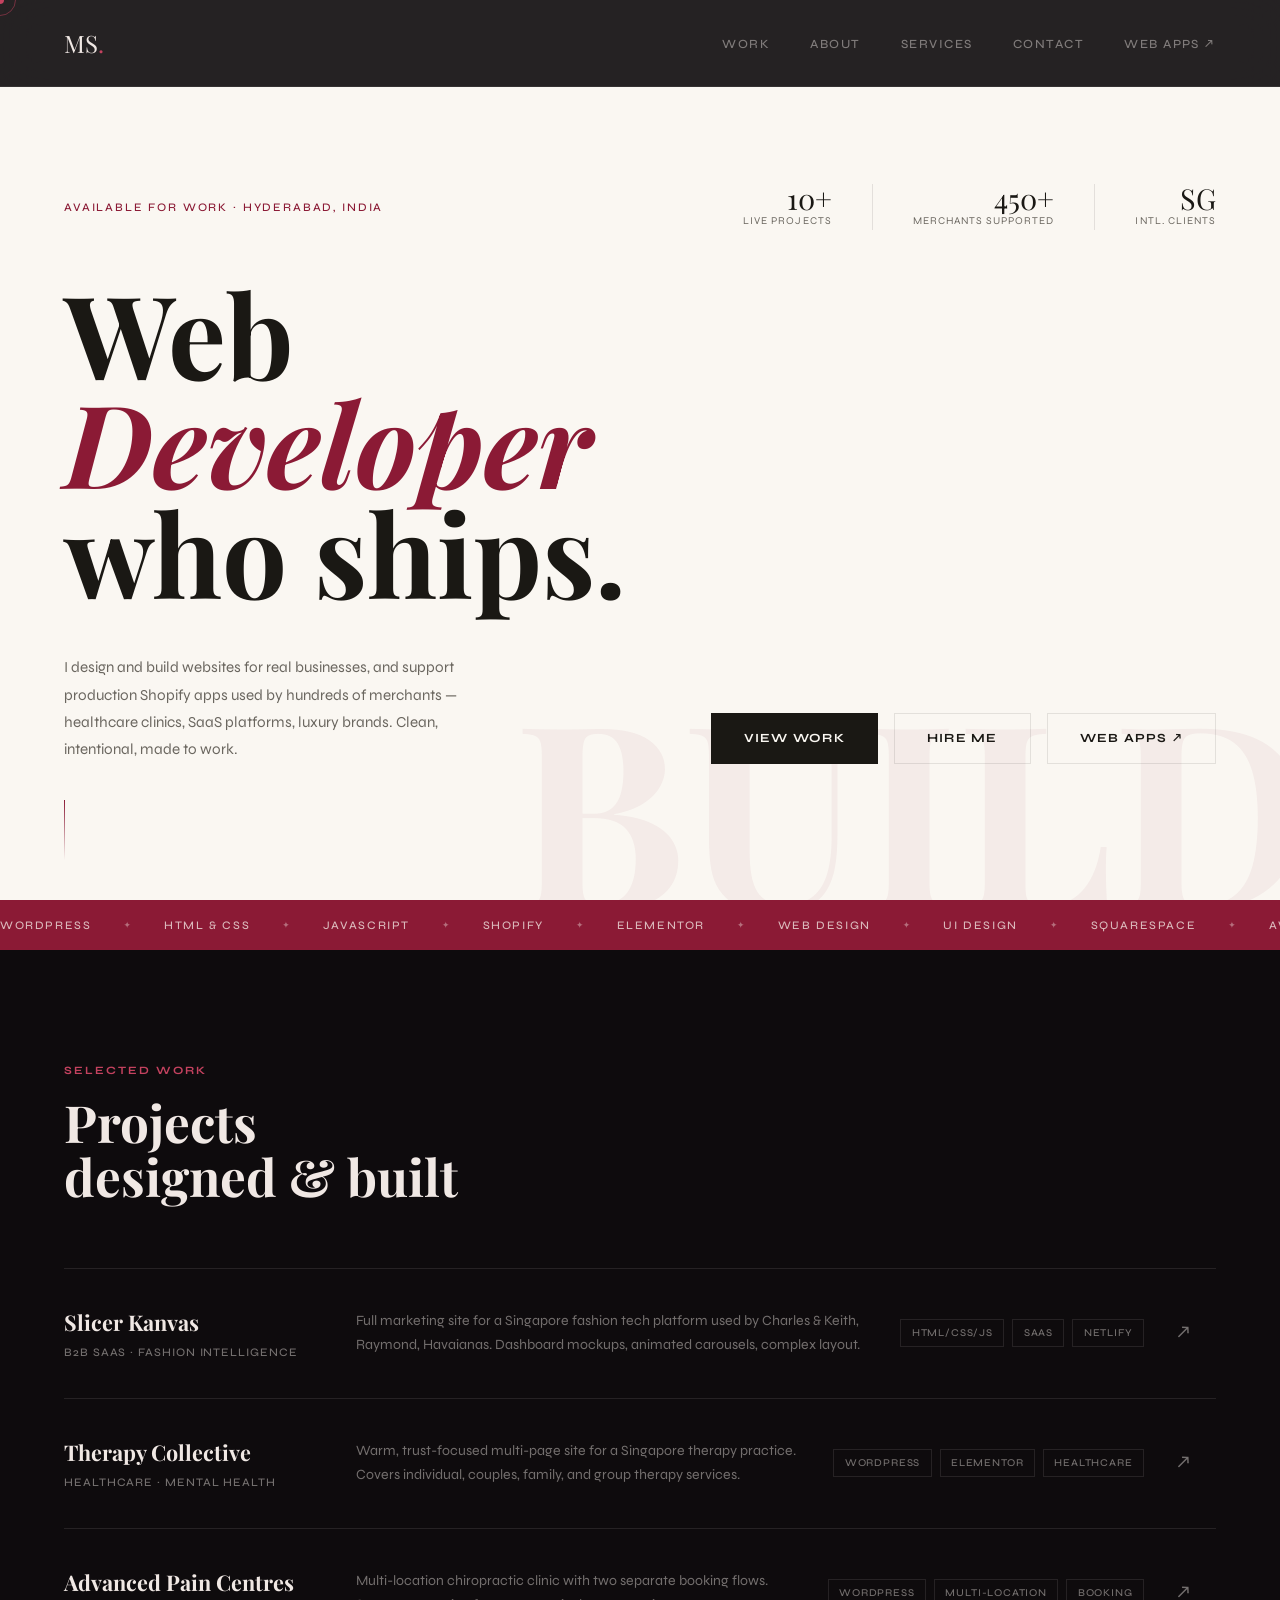
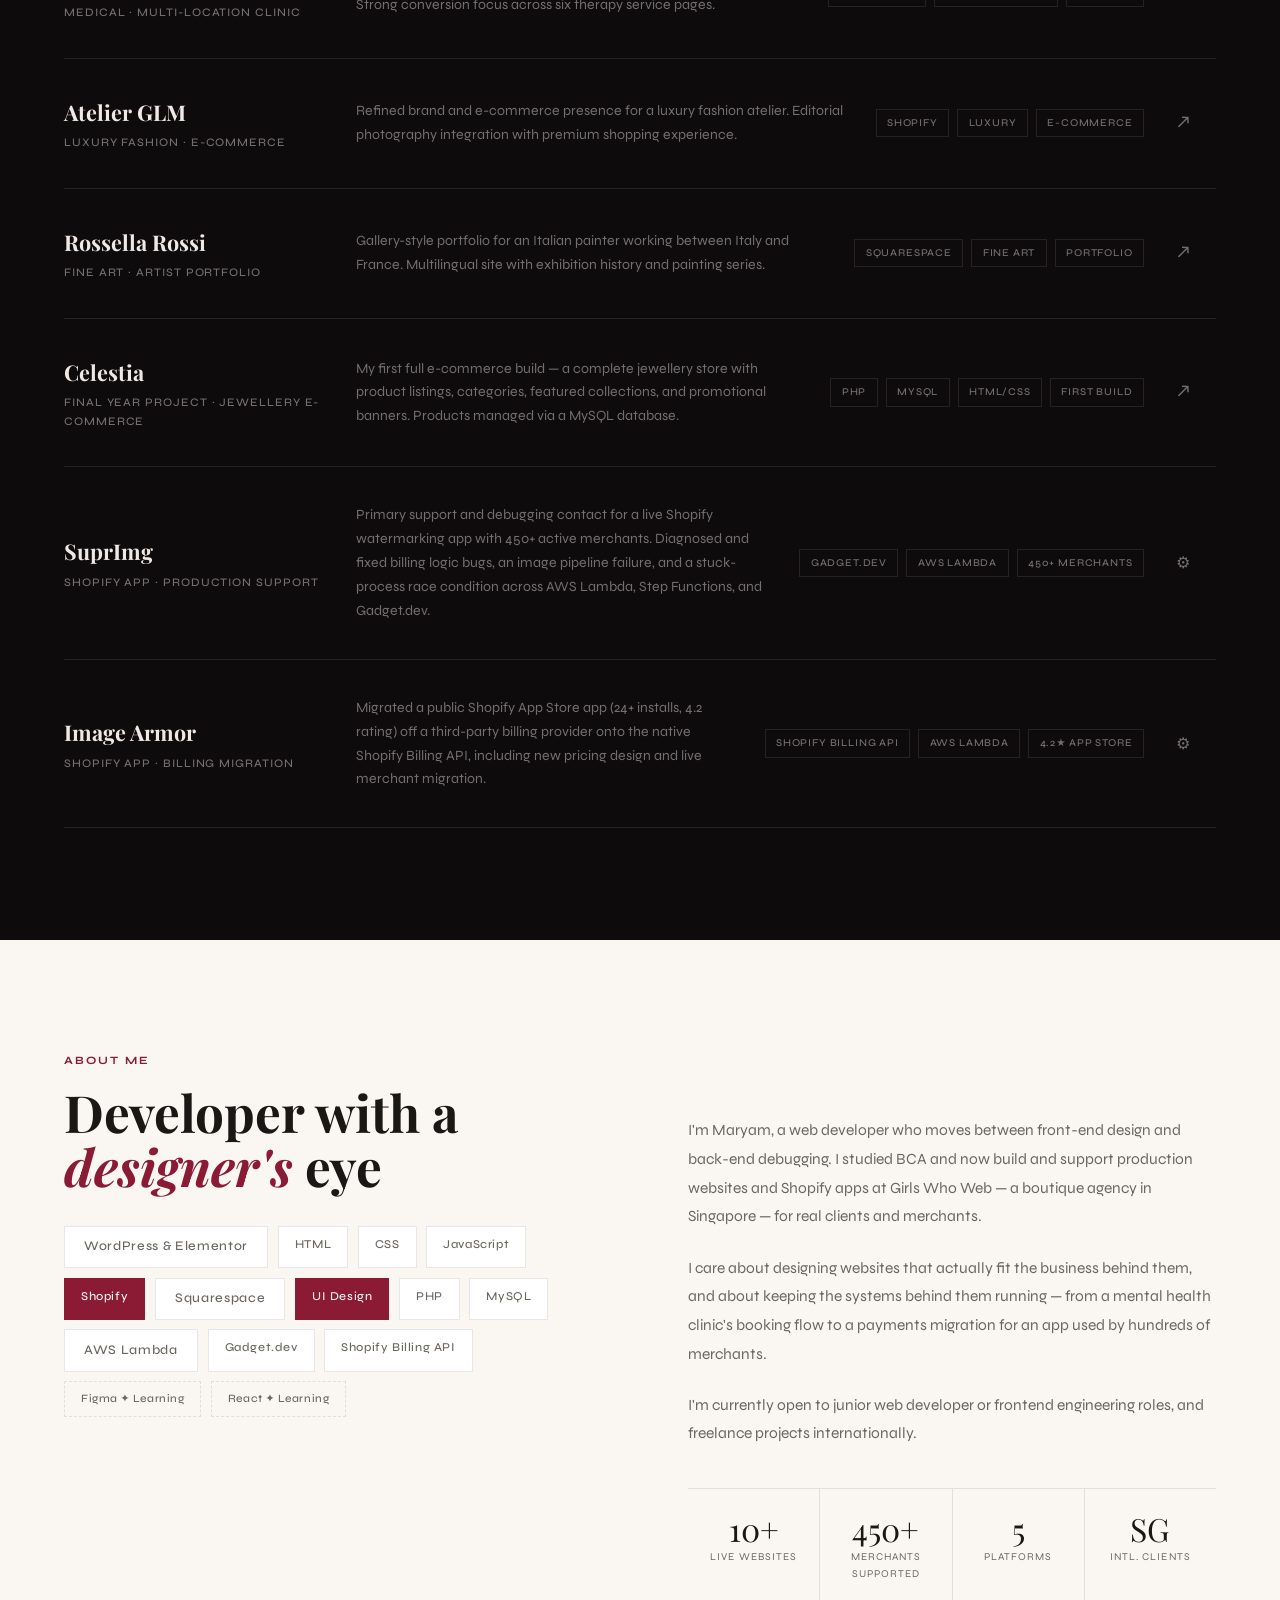
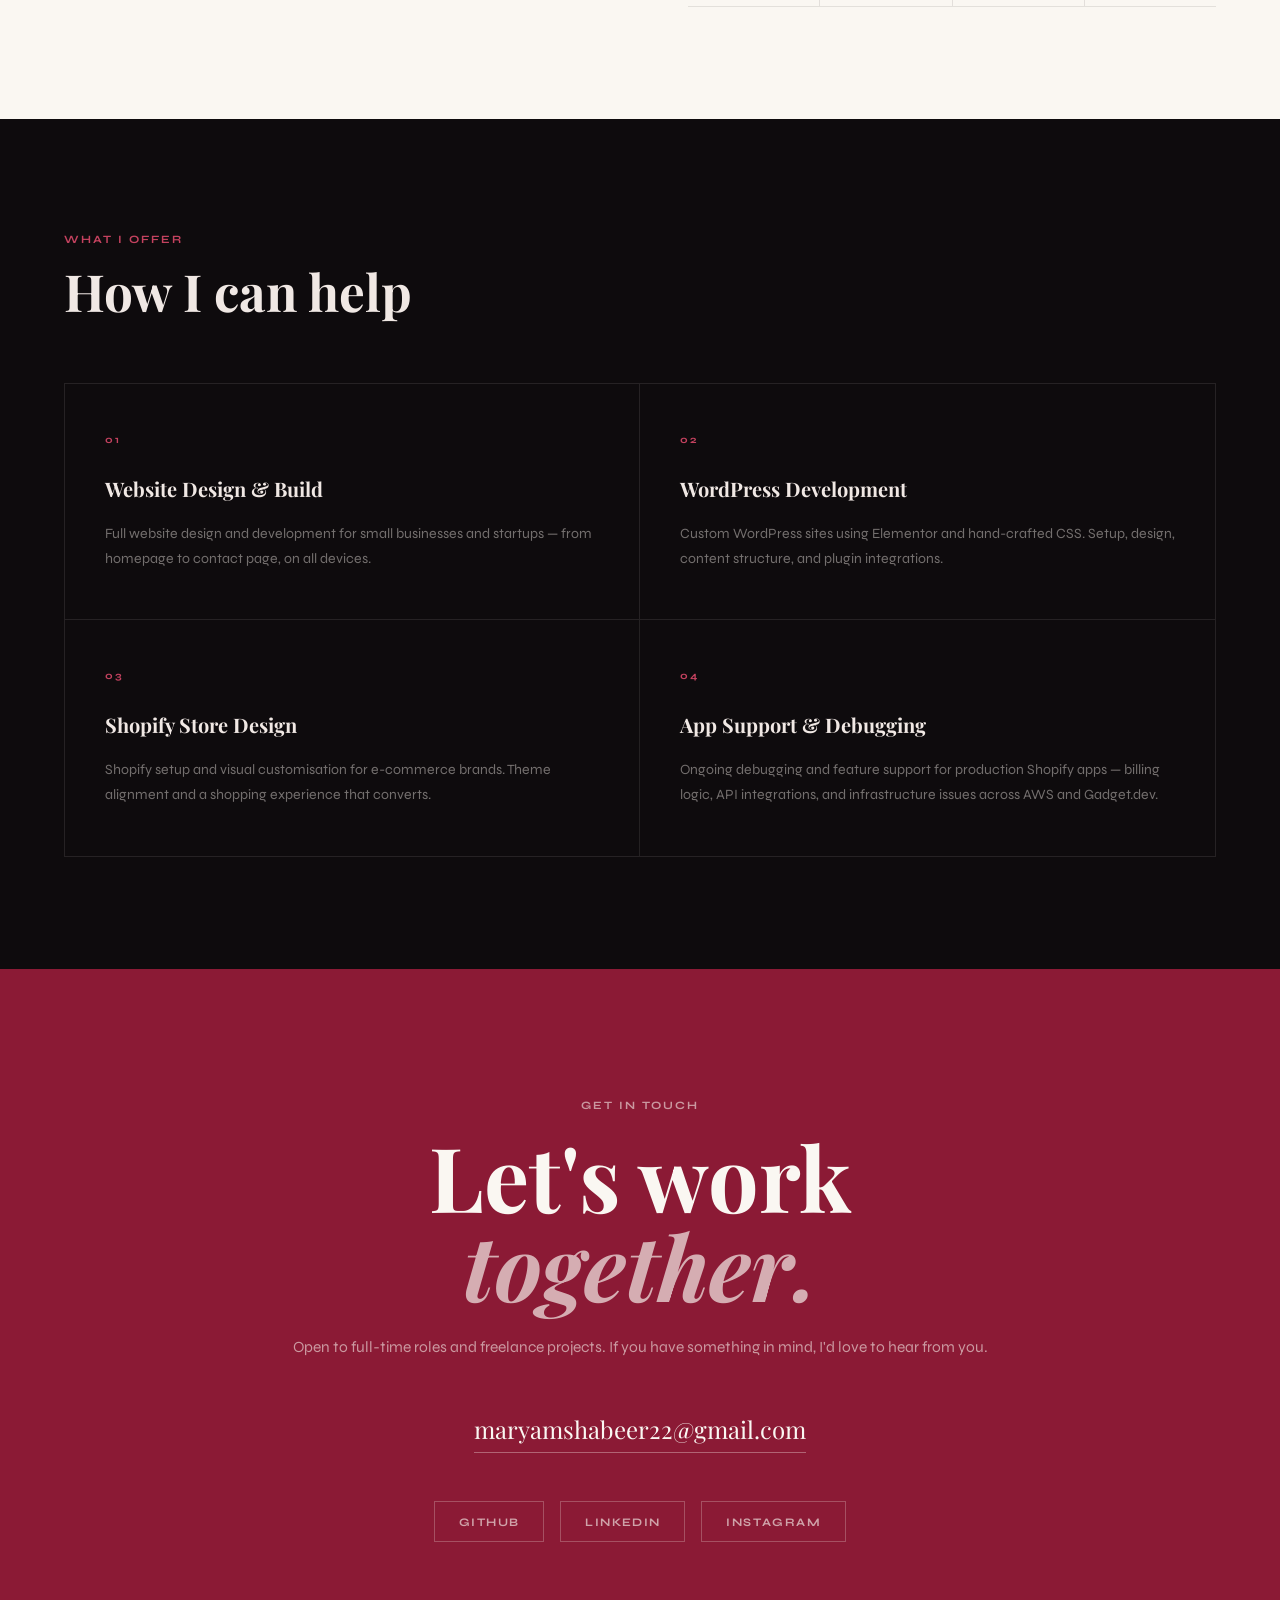
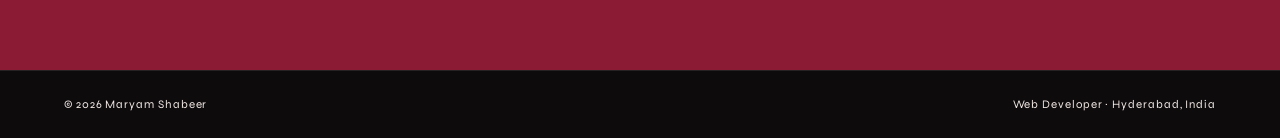
<file: index.html>
<!DOCTYPE html>
<html lang="en">
<head>
  <meta charset="UTF-8">
  <meta name="viewport" content="width=device-width, initial-scale=1.0">
  <title>Maryam Shabeer — Web Developer</title>
  <link rel="preconnect" href="https://fonts.googleapis.com">
  <link rel="preconnect" href="https://fonts.gstatic.com" crossorigin>
  <link href="https://fonts.googleapis.com/css2?family=Playfair+Display:ital,wght@0,400;0,700;1,400&family=Syne:wght@400;500;700;800&display=swap" rel="stylesheet">
  <link rel="icon" type="image/x-icon" href="favicon.ico">
  <link rel="icon" type="image/png" href="favicon.png">
  <link rel="stylesheet" href="styles.css">
</head>
<body>
 
  <div class="cursor" id="cursor"></div>
  <div class="cursor-follower" id="cursor-follower"></div>
 
  <nav class="navbar" id="navbar">
    <a href="#home" class="logo">MS<span class="logo-dot">.</span></a>
    <ul class="nav-links">
      <li><a href="#work">Work</a></li>
      <li><a href="#about">About</a></li>
      <li><a href="#services">Services</a></li>
      <li><a href="#contact">Contact</a></li>
      <li><a href="play/" target="_blank">Web Apps ↗</a></li>
    </ul>
    <button class="hamburger" id="hamburger" aria-label="menu">
      <span></span><span></span>
    </button>
  </nav>
 
  <div class="mobile-menu" id="mobile-menu">
    <ul>
      <li><a href="#work" class="mobile-link">Work</a></li>
      <li><a href="#about" class="mobile-link">About</a></li>
      <li><a href="#services" class="mobile-link">Services</a></li>
      <li><a href="#contact" class="mobile-link">Contact</a></li>
      <li><a href="play/" target="_blank" class="mobile-link">Web Apps ↗</a></li>
    </ul>
  </div>
 
  <!-- HERO — LIGHT -->
  <section id="home" class="hero">
    <div class="hero-bg-text" aria-hidden="true">BUILD</div>
    <div class="hero-inner">
      <div class="hero-top">
        <span class="hero-tag">Available for work · Hyderabad, India</span>
        <div class="hero-stats">
          <div class="hero-stat"><span class="stat-n">10+</span><span class="stat-l">Live Projects</span></div>
          <div class="hero-stat"><span class="stat-n">450+</span><span class="stat-l">Merchants Supported</span></div>
          <div class="hero-stat"><span class="stat-n">SG</span><span class="stat-l">Intl. Clients</span></div>
        </div>
      </div>
      <h1 class="hero-title">
        <span class="line">Web</span>
        <span class="line italic">Developer</span>
        <span class="line">who ships.</span>
      </h1>
      <div class="hero-bottom">
        <p class="hero-desc">I design and build websites for real businesses, and support production Shopify apps used by hundreds of merchants — healthcare clinics, SaaS platforms, luxury brands. Clean, intentional, made to work.</p>
        <div class="hero-actions">
          <a href="#work" class="btn-primary">View Work</a>
          <a href="#contact" class="btn-outline">Hire Me</a>
          <a href="play/" target="_blank" class="btn-outline">Web Apps ↗</a>
        </div>
      </div>
    </div>
    <div class="scroll-hint"><div class="scroll-line"></div></div>
  </section>
 
  <!-- MARQUEE — WINE STRIP -->
  <div class="marquee-section">
    <div class="marquee-inner">
      <span>WordPress</span><span class="sep">✦</span>
      <span>HTML &amp; CSS</span><span class="sep">✦</span>
      <span>JavaScript</span><span class="sep">✦</span>
      <span>Shopify</span><span class="sep">✦</span>
      <span>Elementor</span><span class="sep">✦</span>
      <span>Web Design</span><span class="sep">✦</span>
      <span>UI Design</span><span class="sep">✦</span>
      <span>Squarespace</span><span class="sep">✦</span>
      <span>AWS Lambda</span><span class="sep">✦</span>
      <span>Gadget.dev</span><span class="sep">✦</span>
      <span>Shopify Billing API</span><span class="sep">✦</span>
      <span>WordPress</span><span class="sep">✦</span>
      <span>HTML &amp; CSS</span><span class="sep">✦</span>
      <span>JavaScript</span><span class="sep">✦</span>
      <span>Shopify</span><span class="sep">✦</span>
      <span>Elementor</span><span class="sep">✦</span>
      <span>Web Design</span><span class="sep">✦</span>
      <span>UI Design</span><span class="sep">✦</span>
      <span>Squarespace</span><span class="sep">✦</span>
      <span>AWS Lambda</span><span class="sep">✦</span>
      <span>Gadget.dev</span><span class="sep">✦</span>
    </div>
  </div>
 
  <!-- WORK — DARK -->
  <section id="work" class="work dark-section">
    <div class="section-header">
      <span class="section-label">Selected Work</span>
      <h2 class="section-title">Projects<br>designed &amp; built</h2>
    </div>
    <div class="projects-list">
 
      <a href="https://slicerpl.ai/" target="_blank" class="project-row" data-num="01">
        <div class="pr-left"><h3 class="pr-title">Slicer Kanvas</h3><p class="pr-type">B2B SaaS · Fashion Intelligence</p></div>
        <p class="pr-desc">Full marketing site for a Singapore fashion tech platform used by Charles &amp; Keith, Raymond, Havaianas. Dashboard mockups, animated carousels, complex layout.</p>
        <div class="pr-tags"><span>HTML/CSS/JS</span><span>SaaS</span><span>Netlify</span></div>
        <span class="pr-arrow">↗</span>
      </a>
 
      <a href="https://therapycollective.sg/" target="_blank" class="project-row" data-num="02">
        <div class="pr-left"><h3 class="pr-title">Therapy Collective</h3><p class="pr-type">Healthcare · Mental Health</p></div>
        <p class="pr-desc">Warm, trust-focused multi-page site for a Singapore therapy practice. Covers individual, couples, family, and group therapy services.</p>
        <div class="pr-tags"><span>WordPress</span><span>Elementor</span><span>Healthcare</span></div>
        <span class="pr-arrow">↗</span>
      </a>
 
      <a href="https://advancedpaincentres.com/" target="_blank" class="project-row" data-num="03">
        <div class="pr-left"><h3 class="pr-title">Advanced Pain Centres</h3><p class="pr-type">Medical · Multi-location Clinic</p></div>
        <p class="pr-desc">Multi-location chiropractic clinic with two separate booking flows. Strong conversion focus across six therapy service pages.</p>
        <div class="pr-tags"><span>WordPress</span><span>Multi-location</span><span>Booking</span></div>
        <span class="pr-arrow">↗</span>
      </a>
 
      <a href="https://atelierglm.com/" target="_blank" class="project-row" data-num="04">
        <div class="pr-left"><h3 class="pr-title">Atelier GLM</h3><p class="pr-type">Luxury Fashion · E-commerce</p></div>
        <p class="pr-desc">Refined brand and e-commerce presence for a luxury fashion atelier. Editorial photography integration with premium shopping experience.</p>
        <div class="pr-tags"><span>Shopify</span><span>Luxury</span><span>E-commerce</span></div>
        <span class="pr-arrow">↗</span>
      </a>
 
      <a href="https://www.rossellarossi.net/" target="_blank" class="project-row" data-num="05">
        <div class="pr-left"><h3 class="pr-title">Rossella Rossi</h3><p class="pr-type">Fine Art · Artist Portfolio</p></div>
        <p class="pr-desc">Gallery-style portfolio for an Italian painter working between Italy and France. Multilingual site with exhibition history and painting series.</p>
        <div class="pr-tags"><span>Squarespace</span><span>Fine Art</span><span>Portfolio</span></div>
        <span class="pr-arrow">↗</span>
      </a>
 
      <a href="https://celestia.infinityfreeapp.com/index.php" target="_blank" class="project-row project-row--personal" data-num="06">
        <div class="pr-left"><h3 class="pr-title">Celestia</h3><p class="pr-type">Final Year Project · Jewellery E-commerce</p></div>
        <p class="pr-desc">My first full e-commerce build — a complete jewellery store with product listings, categories, featured collections, and promotional banners. Products managed via a MySQL database.</p>
        <div class="pr-tags"><span>PHP</span><span>MySQL</span><span>HTML/CSS</span><span>First Build</span></div>
        <span class="pr-arrow">↗</span>
      </a>
 
      <div class="project-row project-row--internal" data-num="07">
        <div class="pr-left"><h3 class="pr-title">SuprImg</h3><p class="pr-type">Shopify App · Production Support</p></div>
        <p class="pr-desc">Primary support and debugging contact for a live Shopify watermarking app with 450+ active merchants. Diagnosed and fixed billing logic bugs, an image pipeline failure, and a stuck-process race condition across AWS Lambda, Step Functions, and Gadget.dev.</p>
        <div class="pr-tags"><span>Gadget.dev</span><span>AWS Lambda</span><span>450+ Merchants</span></div>
        <span class="pr-arrow">⚙</span>
      </div>
 
      <div class="project-row project-row--internal" data-num="08">
        <div class="pr-left"><h3 class="pr-title">Image Armor</h3><p class="pr-type">Shopify App · Billing Migration</p></div>
        <p class="pr-desc">Migrated a public Shopify App Store app (24+ installs, 4.2 rating) off a third-party billing provider onto the native Shopify Billing API, including new pricing design and live merchant migration.</p>
        <div class="pr-tags"><span>Shopify Billing API</span><span>AWS Lambda</span><span>4.2★ App Store</span></div>
        <span class="pr-arrow">⚙</span>
      </div>
 
    </div>
  </section>
 
  <!-- ABOUT — LIGHT -->
  <section id="about" class="about light-section">
    <div class="about-grid">
      <div class="about-left">
        <span class="section-label-dark">About Me</span>
        <h2 class="section-title-dark">Developer with a<br><em>designer's</em> eye</h2>
        <div class="skills-creative">
          <div class="skill-pill skill-pill--lg">WordPress &amp; Elementor</div>
          <div class="skill-pill">HTML</div>
          <div class="skill-pill">CSS</div>
          <div class="skill-pill">JavaScript</div>
          <div class="skill-pill skill-pill--accent">Shopify</div>
          <div class="skill-pill skill-pill--lg">Squarespace</div>
          <div class="skill-pill skill-pill--accent">UI Design</div>
          <div class="skill-pill">PHP</div>
          <div class="skill-pill">MySQL</div>
          <div class="skill-pill skill-pill--lg">AWS Lambda</div>
          <div class="skill-pill">Gadget.dev</div>
          <div class="skill-pill">Shopify Billing API</div>
          <div class="skill-pill skill-pill--outline">Figma ✦ Learning</div>
          <div class="skill-pill skill-pill--outline">React ✦ Learning</div>
        </div>
      </div>
      <div class="about-right">
        <p>I'm Maryam, a web developer who moves between front-end design and back-end debugging. I studied BCA and now build and support production websites and Shopify apps at Girls Who Web — a boutique agency in Singapore — for real clients and merchants.</p>
        <p>I care about designing websites that actually fit the business behind them, and about keeping the systems behind them running — from a mental health clinic's booking flow to a payments migration for an app used by hundreds of merchants.</p>
        <p>I'm currently open to junior web developer or frontend engineering roles, and freelance projects internationally.</p>
        <div class="about-stats">
          <div class="about-stat-item">
            <span class="about-stat-n">10+</span>
            <span class="about-stat-l">Live websites</span>
          </div>
          <div class="about-stat-item">
            <span class="about-stat-n">450+</span>
            <span class="about-stat-l">Merchants supported</span>
          </div>
          <div class="about-stat-item">
            <span class="about-stat-n">5</span>
            <span class="about-stat-l">Platforms</span>
          </div>
          <div class="about-stat-item">
            <span class="about-stat-n">SG</span>
            <span class="about-stat-l">Intl. clients</span>
          </div>
        </div>
      </div>
    </div>
  </section>
 
  <!-- SERVICES — DARK -->
  <section id="services" class="services dark-section">
    <div class="section-header">
      <span class="section-label">What I Offer</span>
      <h2 class="section-title">How I can help</h2>
    </div>
    <div class="services-grid">
      <div class="service-card">
        <span class="service-num">01</span>
        <h3>Website Design &amp; Build</h3>
        <p>Full website design and development for small businesses and startups — from homepage to contact page, on all devices.</p>
      </div>
      <div class="service-card">
        <span class="service-num">02</span>
        <h3>WordPress Development</h3>
        <p>Custom WordPress sites using Elementor and hand-crafted CSS. Setup, design, content structure, and plugin integrations.</p>
      </div>
      <div class="service-card">
        <span class="service-num">03</span>
        <h3>Shopify Store Design</h3>
        <p>Shopify setup and visual customisation for e-commerce brands. Theme alignment and a shopping experience that converts.</p>
      </div>
      <div class="service-card">
        <span class="service-num">04</span>
        <h3>App Support &amp; Debugging</h3>
        <p>Ongoing debugging and feature support for production Shopify apps — billing logic, API integrations, and infrastructure issues across AWS and Gadget.dev.</p>
      </div>
    </div>
  </section>
 
  <!-- CONTACT — WINE -->
  <section id="contact" class="contact">
    <div class="contact-inner">
      <span class="contact-label">Get In Touch</span>
      <h2 class="contact-title">Let's work<br><em>together.</em></h2>
      <p class="contact-sub">Open to full-time roles and freelance projects. If you have something in mind, I'd love to hear from you.</p>
      <a href="mailto:maryamshabeer22@gmail.com" class="contact-email">maryamshabeer22@gmail.com</a>
      <div class="contact-socials">
        <a href="https://github.com/MaryamShabeer04" target="_blank" class="social-btn">GitHub</a>
        <a href="https://www.linkedin.com/in/maryam-mohammed-822a45361/" target="_blank" class="social-btn">LinkedIn</a>
        <a href="https://www.instagram.com/mmaryamm.04/" target="_blank" class="social-btn">Instagram</a>
      </div>
    </div>
  </section>
 
  <footer class="dark-section">
    <span>© 2026 Maryam Shabeer</span>
    <span>Web Developer · Hyderabad, India</span>
  </footer>
 
  <script src="script.js"></script>
</body>
</html>
</file>
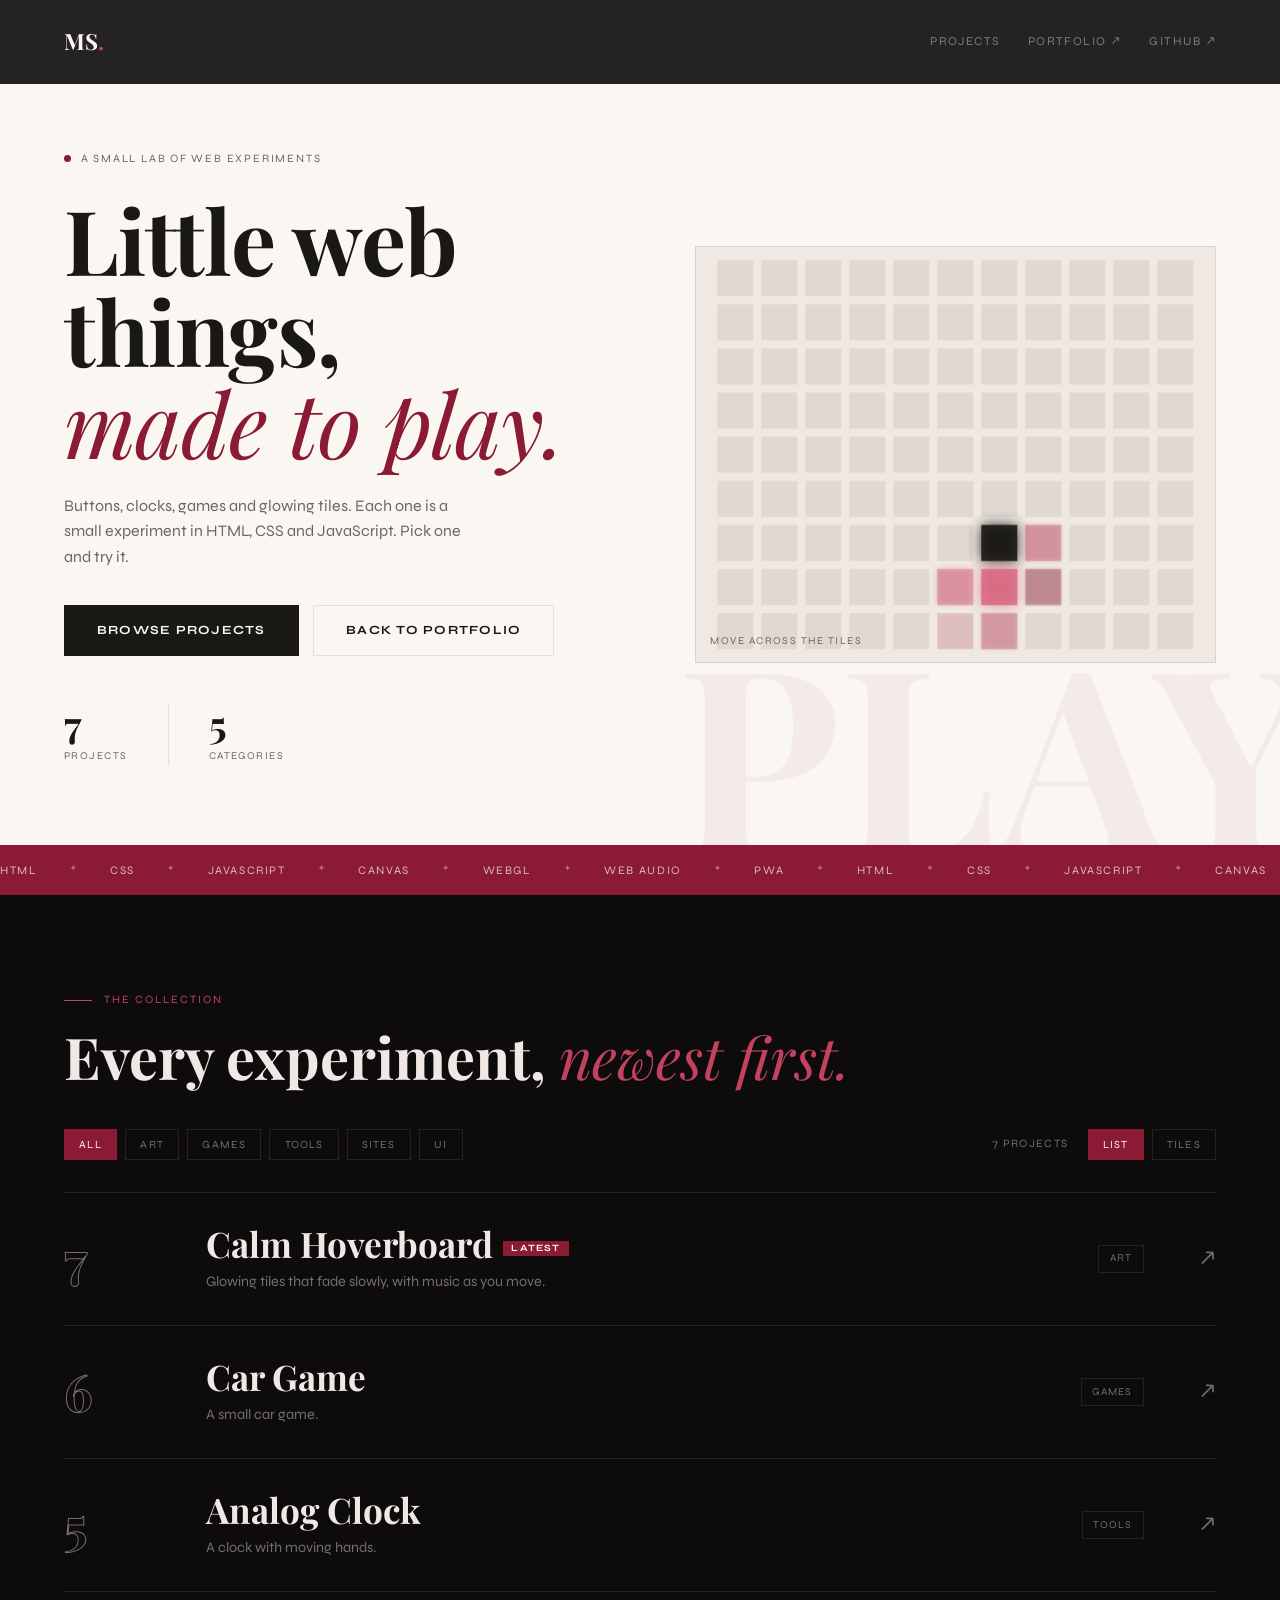
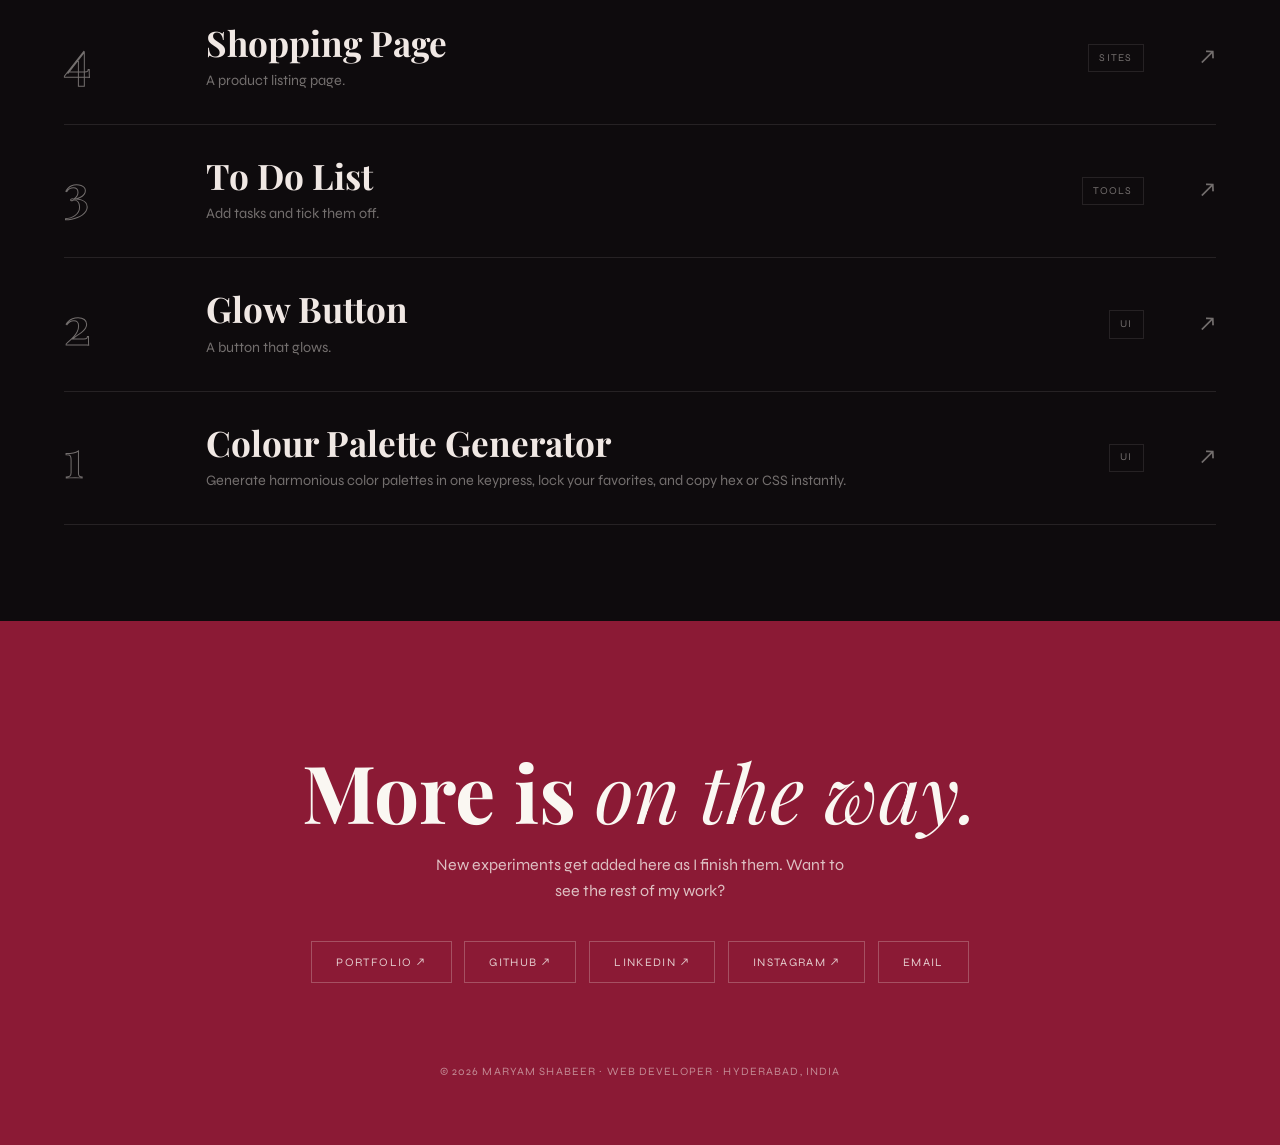
<file: play/index.html>
<!DOCTYPE html>
<html lang="en">
<head>
<meta charset="utf-8">
<meta name="viewport" content="width=device-width, initial-scale=1">
<title>Cutesy Projects</title>
<meta name="description" content="A collection of small web experiments: buttons, clocks, games and glowing tiles. Pick one and play.">
<meta name="theme-color" content="#0e0b0d">
<link rel="preconnect" href="https://fonts.googleapis.com">
<link rel="preconnect" href="https://fonts.gstatic.com" crossorigin>
<link href="https://fonts.googleapis.com/css2?family=Playfair+Display:ital,wght@0,400;0,700;1,400&family=Syne:wght@400;500;700;800&display=swap" rel="stylesheet">
<style>
/* Design system taken from the portfolio: wine, cream and near-black; Playfair Display with Syne; hairline rules; light, dark and wine sections; marquee; ring cursor.
   New here: an interactive tile board in the hero, art that follows the pointer over each project row, and a tiles view. */
:root {
  --dark: #0e0b0d;
  --dark2: #160d10;
  --surface: #1c1117;
  --wine: #8b1a35;
  --wine-light: #c4425f;
  --cream: #faf7f2;
  --cream2: #f0e8e2;
  --ink: #1a1814;
  --ink-muted: #6b6760;
  --text-dark: #f0e8e4;
  --border-light: rgba(26, 24, 20, 0.1);
  --border-dark: rgba(240, 232, 228, 0.1);
  --muted-dark: rgba(240, 232, 228, 0.45);
  --serif: 'Playfair Display', Georgia, serif;
  --sans: 'Syne', system-ui, sans-serif;
  color-scheme: light;
}
* { box-sizing: border-box; margin: 0; padding: 0; }
html { scroll-behavior: smooth; -webkit-text-size-adjust: 100%; }
body {
  font-family: var(--sans);
  background: var(--cream);
  color: var(--ink);
  line-height: 1.6;
  overflow-x: hidden;
}
a { color: inherit; text-decoration: none; }
button { font-family: inherit; }
a:focus-visible, button:focus-visible { outline: 2px solid var(--wine-light); outline-offset: 3px; }

/* Ring cursor, desktop mouse only */
@media (hover: hover) and (pointer: fine) {
  body, a, button { cursor: none; }
}
.cursor, .cursor-follower { position: fixed; top: 0; left: 0; pointer-events: none; border-radius: 50%; opacity: 0; transition: opacity .3s; }
.cursor { width: 8px; height: 8px; background: var(--wine-light); z-index: 9999; margin: -4px 0 0 -4px; }
.cursor-follower { width: 32px; height: 32px; border: 1px solid var(--wine-light); z-index: 9998; margin: -16px 0 0 -16px; transition: opacity .3s, width .25s, height .25s, margin .25s, background .25s; }
.cursor-follower.big { width: 56px; height: 56px; margin: -28px 0 0 -28px; background: rgba(196, 66, 95, .12); }
.has-mouse .cursor { opacity: 1; }
.has-mouse .cursor-follower { opacity: .5; }

/* Navbar */
.navbar {
  position: fixed; top: 0; left: 0; right: 0; z-index: 100;
  display: flex; align-items: center; justify-content: space-between;
  padding: 1.5rem 5%;
  background: rgba(14, 11, 13, .9);
  -webkit-backdrop-filter: blur(20px); backdrop-filter: blur(20px);
  transition: padding .3s;
}
.navbar.scrolled { padding: 1rem 5%; background: rgba(14, 11, 13, .75); }
.logo { font-family: var(--serif); font-size: 1.4rem; font-weight: 700; color: var(--cream); }
.logo span { color: var(--wine-light); }
.nav-links { display: flex; gap: 1.75rem; }
.nav-links a { font-size: .75rem; letter-spacing: .12em; text-transform: uppercase; color: var(--muted-dark); transition: color .25s; }
.nav-links a:hover { color: var(--text-dark); }

/* Hero (light) */
.hero { position: relative; overflow: hidden; background: var(--cream); padding: 9rem 5% 5rem; }
.hero-inner { position: relative; z-index: 1; max-width: 1200px; margin: 0 auto; display: grid; grid-template-columns: 1.05fr .95fr; gap: 3.5rem; align-items: center; }
.hero-copy { min-width: 0; }
.hero-bg-text {
  position: absolute; bottom: -2rem; right: -2rem;
  font-family: var(--serif); font-size: clamp(8rem, 20vw, 18rem); font-weight: 700; line-height: 1;
  color: rgba(139, 26, 53, .05); pointer-events: none; user-select: none;
}
.hero-tag { display: inline-flex; align-items: center; gap: .6rem; font-size: .7rem; letter-spacing: .16em; text-transform: uppercase; color: var(--ink-muted); margin-bottom: 1.6rem; }
.hero-tag::before { content: ''; width: 7px; height: 7px; background: var(--wine); border-radius: 50%; }
.hero-title { font-family: var(--serif); font-size: clamp(2.8rem, 7vw, 5.6rem); font-weight: 700; line-height: 1.02; letter-spacing: -.01em; text-wrap: balance; }
.hero-title .line { display: block; }
.hero-title .italic { font-style: italic; font-weight: 400; color: var(--wine); }
.hero-sub { max-width: 46ch; margin-top: 1.6rem; color: var(--ink-muted); font-size: 1rem; }
.hero-cta { display: flex; flex-wrap: wrap; gap: .9rem; margin-top: 2.2rem; }
.btn-primary, .btn-outline {
  display: inline-block; padding: .9rem 2rem; font-size: .78rem; font-weight: 700; letter-spacing: .1em; text-transform: uppercase;
}
.btn-primary { background: var(--ink); color: var(--cream); border: 1px solid var(--ink); transition: background .25s, border-color .25s; }
.btn-primary:hover { background: var(--wine); border-color: var(--wine); }
.btn-outline { background: transparent; color: var(--ink); border: 1px solid var(--border-light); transition: border-color .25s, color .25s; }
.btn-outline:hover { border-color: var(--wine); color: var(--wine); }
.hero-stats { display: flex; flex-wrap: wrap; gap: 1.5rem 0; margin-top: 3rem; }
.hero-stat { padding-right: 2.5rem; margin-right: 2.5rem; border-right: .5px solid var(--border-light); }
.hero-stat:last-child { border-right: 0; margin-right: 0; padding-right: 0; }
.stat-n { font-family: var(--serif); font-size: 2.4rem; font-weight: 700; line-height: 1; font-variant-numeric: tabular-nums; }
.stat-l { margin-top: .4rem; font-size: .65rem; letter-spacing: .14em; text-transform: uppercase; color: var(--ink-muted); }

.board { position: relative; aspect-ratio: 5 / 4; max-width: 100%; background: var(--cream2); border: .5px solid var(--border-light); }
.board canvas { position: absolute; inset: 0; width: 100%; height: 100%; display: block; touch-action: pan-y; }
.board-cap { position: absolute; left: 14px; bottom: 12px; font-size: .65rem; letter-spacing: .14em; text-transform: uppercase; color: var(--ink-muted); pointer-events: none; transition: opacity 1s; }
.board-cap.gone { opacity: 0; }

/* Marquee (wine) */
.marquee-section { overflow: hidden; padding: 1rem 0; background: var(--wine); }
.marquee-inner { display: flex; gap: 2rem; width: max-content; animation: marquee 28s linear infinite; }
.marquee-inner span { font-size: .72rem; letter-spacing: .14em; text-transform: uppercase; color: rgba(245, 237, 232, .75); white-space: nowrap; }
.marquee-inner .sep { color: rgba(245, 237, 232, .4); font-size: .55rem; }
@keyframes marquee { from { transform: translateX(0); } to { transform: translateX(-50%); } }

/* Collection (dark) */
.dark-section { background: var(--dark); color: var(--text-dark); padding: 6rem 5%; }
.wrap { max-width: 1200px; margin: 0 auto; }
.label { display: flex; align-items: center; gap: .75rem; font-size: .7rem; letter-spacing: .18em; text-transform: uppercase; color: var(--wine-light); }
.label::before { content: ''; width: 28px; height: 1px; background: currentColor; }
.section-title-dark { margin: 1rem 0 2.5rem; font-family: var(--serif); font-size: clamp(2.2rem, 5vw, 3.6rem); font-weight: 700; line-height: 1.1; text-wrap: balance; }
.section-title-dark em { font-style: italic; font-weight: 400; color: var(--wine-light); }
.controls { display: flex; flex-wrap: wrap; align-items: center; justify-content: space-between; gap: 1rem; margin-bottom: 2rem; }
.chips, .views { display: flex; flex-wrap: wrap; gap: .5rem; }
.chip {
  background: transparent; color: var(--muted-dark);
  border: .5px solid var(--border-dark); padding: .5rem .9rem;
  font-size: .68rem; letter-spacing: .1em; text-transform: uppercase;
  transition: color .25s, border-color .25s, background .25s;
}
.chip:hover { color: var(--text-dark); border-color: rgba(240, 232, 228, .3); }
.chip[aria-pressed="true"] { background: var(--wine); border-color: var(--wine); color: var(--cream); }
.right-controls { display: flex; flex-wrap: wrap; align-items: center; gap: 1.2rem; }
.count { font-size: .7rem; letter-spacing: .12em; text-transform: uppercase; color: var(--muted-dark); font-variant-numeric: tabular-nums; }

.list { border-top: .5px solid var(--border-dark); }
.row { display: grid; grid-template-columns: 110px minmax(0, 1fr) auto 40px; gap: 2rem; align-items: center; padding: 2rem 0; border-bottom: .5px solid var(--border-dark); transition: background .3s; }
.row:hover { background: rgba(139, 26, 53, .05); }
.r-num { font-family: var(--serif); font-size: 3.2rem; font-weight: 700; line-height: 1; color: transparent; -webkit-text-stroke: 1px var(--muted-dark); font-variant-numeric: tabular-nums; transition: color .3s, -webkit-text-stroke-color .3s; }
.row:hover .r-num { color: var(--wine-light); -webkit-text-stroke-color: var(--wine-light); }
.r-title { display: block; font-family: var(--serif); font-size: clamp(1.5rem, 3vw, 2.2rem); font-weight: 700; line-height: 1.1; transition: color .3s; }
.row:hover .r-title { color: var(--wine-light); }
.r-desc { display: block; margin-top: .4rem; color: var(--muted-dark); font-size: .9rem; }
.badge { display: inline-block; vertical-align: middle; margin-left: .6rem; padding: .15rem .55rem; background: var(--wine); color: var(--cream); font-family: var(--sans); font-size: .6rem; font-weight: 700; letter-spacing: .12em; text-transform: uppercase; }
.r-tag { border: .5px solid var(--border-dark); padding: .3rem .65rem; font-size: .65rem; letter-spacing: .12em; text-transform: uppercase; color: var(--muted-dark); }
.r-arrow { justify-self: end; font-size: 1.4rem; color: var(--muted-dark); transition: transform .3s, color .3s; }
.row:hover .r-arrow { color: var(--wine-light); transform: translate(4px, -4px); }

.tiles { display: grid; grid-template-columns: repeat(auto-fill, minmax(280px, 1fr)); gap: 1px; background: var(--border-dark); border: .5px solid var(--border-dark); }
.tile { display: flex; flex-direction: column; min-width: 0; background: var(--dark); transition: background .3s; }
.tile:hover { background: var(--surface); }
.t-art { overflow: hidden; background: var(--dark2); border-bottom: .5px solid var(--border-dark); }
.t-art svg { display: block; width: 100%; height: auto; transition: transform .6s ease; }
.tile:hover .t-art svg { transform: scale(1.06); }
.t-info { display: flex; flex-direction: column; gap: .35rem; padding: 1.4rem 1.5rem 1.6rem; }
.t-meta { font-size: .65rem; letter-spacing: .14em; text-transform: uppercase; color: var(--muted-dark); }
.t-title { font-family: var(--serif); font-size: 1.5rem; font-weight: 700; line-height: 1.15; transition: color .3s; }
.tile:hover .t-title { color: var(--wine-light); }
.t-desc { color: var(--muted-dark); font-size: .88rem; }
.empty { padding: 3rem 0; color: var(--muted-dark); }

.peek {
  position: fixed; top: 0; left: 0; z-index: 60; width: 300px; pointer-events: none;
  background: var(--dark2); border: .5px solid rgba(240, 232, 228, .2);
  box-shadow: 0 24px 60px rgba(0, 0, 0, .5);
  opacity: 0; transition: opacity .25s;
}
.peek.show { opacity: 1; }
.peek svg { display: block; width: 100%; height: auto; }

/* Contact (wine) */
.contact { background: var(--wine); color: var(--cream); text-align: center; padding: 8rem 5% 4rem; }
.contact-title { font-family: var(--serif); font-size: clamp(2.4rem, 7vw, 5rem); font-weight: 700; line-height: 1.05; text-wrap: balance; }
.contact-title em { font-style: italic; font-weight: 400; }
.contact p { max-width: 46ch; margin: 1.2rem auto 2.4rem; color: rgba(250, 247, 242, .75); }
.socials { display: flex; flex-wrap: wrap; justify-content: center; gap: .8rem; }
.social-btn { padding: .65rem 1.5rem; border: .5px solid rgba(245, 237, 232, .25); font-size: .72rem; letter-spacing: .12em; text-transform: uppercase; color: rgba(250, 247, 242, .8); transition: color .25s, border-color .25s; }
.social-btn:hover { color: var(--cream); border-color: rgba(245, 237, 232, .6); }
.contact footer { margin-top: 5rem; font-size: .7rem; letter-spacing: .1em; text-transform: uppercase; color: rgba(250, 247, 242, .5); }

html.js .fade-up { opacity: 0; transform: translateY(28px); transition: opacity .7s ease, transform .7s ease; }
html.js .fade-up.visible { opacity: 1; transform: none; }

@media (max-width: 900px) {
  .hero-inner { grid-template-columns: 1fr; gap: 2.5rem; }
  .board { aspect-ratio: 4 / 3; }
}
@media (max-width: 1024px) {
  .row { grid-template-columns: 90px minmax(0, 1fr) auto; }
  .r-arrow { display: none; }
}
@media (max-width: 768px) {
  .hero { padding-top: 7.5rem; }
  .hero-stat { padding-right: 1.5rem; margin-right: 1.5rem; }
  .row { grid-template-columns: 56px minmax(0, 1fr); gap: 1.2rem; padding: 1.5rem 0; }
  .r-num { font-size: 2.2rem; }
  .r-tag { display: none; }
  .nav-links a:first-child { display: none; }
  .dark-section { padding: 4.5rem 5%; }
  .contact { padding-top: 5.5rem; }
}
@media (prefers-reduced-motion: reduce) {
  .marquee-inner { animation: none; }
  html.js .fade-up { opacity: 1; transform: none; transition: none; }
  html { scroll-behavior: auto; }
}
</style>
<link rel="icon" type="image/x-icon" href="favicon.ico">
</head>
<body>
<div class="cursor" id="cursor"></div>
<div class="cursor-follower" id="follower"></div>

<nav class="navbar" id="nav">
  <a class="logo" href="https://maryamshabeer04.github.io/Portfolio/" aria-label="Back to portfolio">MS<span>.</span></a>
  <div class="nav-links">
    <a href="#projects">Projects</a>
    <a href="https://maryamshabeer04.github.io/Portfolio/" target="_blank" rel="noopener">Portfolio &#8599;</a>
    <a href="https://github.com/MaryamShabeer04" target="_blank" rel="noopener">GitHub &#8599;</a>
  </div>
</nav>

<header class="hero">
  <div class="hero-bg-text" aria-hidden="true">PLAY</div>
  <div class="hero-inner">
    <div class="hero-copy">
      <div class="hero-tag">A small lab of web experiments</div>
      <h1 class="hero-title">
        <span class="line">Little web things,</span>
        <span class="line italic">made to play.</span>
      </h1>
      <p class="hero-sub">Buttons, clocks, games and glowing tiles. Each one is a small experiment in HTML, CSS and JavaScript. Pick one and try it.</p>
      <div class="hero-cta">
        <a class="btn-primary" href="#projects">Browse projects</a>
        <a class="btn-outline" href="https://maryamshabeer04.github.io/Portfolio/" target="_blank" rel="noopener">Back to portfolio</a>
      </div>
      <div class="hero-stats">
        <div class="hero-stat"><div class="stat-n" id="statProjects">0</div><div class="stat-l">Projects</div></div>
        <div class="hero-stat"><div class="stat-n" id="statCats">0</div><div class="stat-l">Categories</div></div>
      </div>
    </div>
    <div class="board" id="boardWrap">
      <canvas id="board" aria-label="A grid of tiles that light up as you move your pointer or finger across them."></canvas>
      <div class="board-cap" id="boardCap">Move across the tiles</div>
    </div>
  </div>
</header>

<section class="marquee-section" aria-hidden="true">
  <div class="marquee-inner" id="marquee"></div>
</section>

<section class="dark-section" id="projects">
  <div class="wrap">
    <div class="fade-up">
      <div class="label">The collection</div>
      <h2 class="section-title-dark">Every experiment, <em>newest first.</em></h2>
    </div>
    <div class="controls fade-up">
      <div class="chips" id="chips" role="group" aria-label="Filter projects"></div>
      <div class="right-controls">
        <div class="count" id="count" aria-live="polite"></div>
        <div class="views" id="views" role="group" aria-label="Change view">
          <button class="chip" type="button" data-view="list" aria-pressed="true">List</button>
          <button class="chip" type="button" data-view="tiles" aria-pressed="false">Tiles</button>
        </div>
      </div>
    </div>
    <div class="fade-up" id="listWrap"><div id="list"></div></div>
    <noscript><p class="empty">Turn on JavaScript to see the projects.</p></noscript>
  </div>
</section>

<section class="contact">
  <h2 class="contact-title fade-up">More is <em>on the way.</em></h2>
  <p class="fade-up">New experiments get added here as I finish them. Want to see the rest of my work?</p>
  <div class="socials fade-up">
    <a class="social-btn" href="https://maryamshabeer04.github.io/Portfolio/" target="_blank" rel="noopener">Portfolio &#8599;</a>
    <a class="social-btn" href="https://github.com/MaryamShabeer04" target="_blank" rel="noopener">GitHub &#8599;</a>
    <a class="social-btn" href="https://www.linkedin.com/in/maryam-mohammed-822a45361/" target="_blank" rel="noopener">LinkedIn &#8599;</a>
    <a class="social-btn" href="https://www.instagram.com/mmaryamm.04/" target="_blank" rel="noopener">Instagram &#8599;</a>
    <a class="social-btn" href="mailto:maryamshabeer22@gmail.com">Email</a>
  </div>
  <footer>&copy; 2026 Maryam Shabeer &middot; Web Developer &middot; Hyderabad, India</footer>
</section>

<div class="peek" id="peek" aria-hidden="true"></div>

<script>
/*
  TO ADD A PROJECT: copy one line in PROJECTS, change the number, title, description,
  tag and folder name, and put it at the top (newest first).
  - href is the project's folder. Each folder needs an index.html inside it.
  - Use lowercase folder names with dashes, no spaces.
  - tag: any word. A filter is made for each tag automatically.
*/
var PROJECTS = [
  { n: 07, title: 'Calm Hoverboard', desc: 'Glowing tiles that fade slowly, with music as you move.', tag: 'Art', href: 'https://glowingbuttons.netlify.app/index.html' },
  /*{ n: 08, title: 'Portfolio', desc: 'My portfolio site: work, about and contact.', tag: 'Sites', href: 'https://maryamshabeer04.github.io/Portfolio/' },
  { n: 07, title: 'Quiz App', desc: 'Answer questions and see your score.', tag: 'Games', href: 'quiz-app/' },*/
  { n: 06, title: 'Car Game', desc: 'A small car game.', tag: 'Games', href: 'https://neon-rushh.netlify.app/' },
  { n: 05, title: 'Analog Clock', desc: 'A clock with moving hands.', tag: 'Tools', href: 'https://clock-it-analog.netlify.app/' },
  { n: 04, title: 'Shopping Page', desc: 'A product listing page.', tag: 'Sites', href: 'shopping-page/' },
  { n: 03, title: 'To Do List', desc: 'Add tasks and tick them off.', tag: 'Tools', href: 'to-do-list/' },
  { n: 02, title: 'Glow Button', desc: 'A button that glows.', tag: 'UI', href: 'glow-button/' },
  { n: 01, title: 'Colour Palette Generator', desc: 'Generate harmonious color palettes in one keypress, lock your favorites, and copy hex or CSS instantly.', tag: 'UI', href: 'https://colourpalette-generator.netlify.app/' }
];

(function () {
  var root = document.documentElement;
  root.classList.add('js');
  var fine = window.matchMedia('(hover: hover) and (pointer: fine)').matches;
  var reduce = window.matchMedia('(prefers-reduced-motion: reduce)').matches;
  function $(id) { return document.getElementById(id); }

  /* ---------- Marquee ---------- */
  var tools = ['HTML', 'CSS', 'JavaScript', 'Canvas', 'WebGL', 'Web Audio', 'PWA'];
  var group = '';
  for (var rep = 0; rep < 4; rep++) tools.forEach(function (t) { group += '<span>' + t + '</span><span class="sep">&#10022;</span>'; });
  $('marquee').innerHTML = group + group;

  /* ---------- Navbar ---------- */
  var nav = $('nav');
  function onScroll() { nav.classList.toggle('scrolled', window.scrollY > 40); }
  window.addEventListener('scroll', onScroll, { passive: true });
  onScroll();

  /* ---------- Art: a mosaic of squares, unique per project ---------- */
  function rng(seed) {
    return function () {
      seed |= 0; seed = seed + 0x6D2B79F5 | 0;
      var t = Math.imul(seed ^ seed >>> 15, 1 | seed);
      t = t + Math.imul(t ^ t >>> 7, 61 | t) ^ t;
      return ((t ^ t >>> 14) >>> 0) / 4294967296;
    };
  }
  function art(n) {
    var r = rng(n * 7919 + 13), s = 36, g = 5, out = '';
    for (var row = 0; row < 5; row++) {
      for (var col = 0; col < 8; col++) {
        var v = r(), fill;
        if (v < 0.34) fill = 'rgba(240,232,228,0.07)';
        else if (v < 0.6) fill = '#8b1a35';
        else if (v < 0.82) fill = '#c4425f';
        else fill = '#faf7f2';
        out += '<rect x="' + (4 + col * (s + g)) + '" y="' + (4 + row * (s + g)) + '" width="' + s + '" height="' + s + '" rx="2" fill="' + fill + '"/>';
      }
    }
    return '<svg viewBox="0 0 331 208" xmlns="http://www.w3.org/2000/svg" aria-hidden="true">' + out + '</svg>';
  }

  /* ---------- Collection ---------- */
  var listEl = $('list'), chipsEl = $('chips'), countEl = $('count'), viewsEl = $('views');
  var current = 'All';
  var view = window.matchMedia('(max-width: 768px)').matches ? 'tiles' : 'list';
  var latest = Math.max.apply(null, PROJECTS.map(function (p) { return p.n; }));
  var tags = ['All'];
  PROJECTS.forEach(function (p) { if (tags.indexOf(p.tag) < 0) tags.push(p.tag); });
  $('statProjects').textContent = PROJECTS.length;
  $('statCats').textContent = tags.length - 1;

  function esc(s) { return String(s).replace(/[&<>"]/g, function (c) { return { '&': '&amp;', '<': '&lt;', '>': '&gt;', '"': '&quot;' }[c]; }); }
  function rowHtml(p) {
    return '<a class="row" data-n="' + p.n + '" href="' + esc(p.href) + '">' +
      '<span class="r-num">' + p.n + '</span>' +
      '<span class="r-main"><span class="r-title">' + esc(p.title) + (p.n === latest ? '<span class="badge">Latest</span>' : '') + '</span><span class="r-desc">' + esc(p.desc) + '</span></span>' +
      '<span class="r-tag">' + esc(p.tag) + '</span>' +
      '<span class="r-arrow" aria-hidden="true">&#8599;</span></a>';
  }
  function tileHtml(p) {
    return '<a class="tile" href="' + esc(p.href) + '">' +
      '<div class="t-art">' + art(p.n) + '</div>' +
      '<div class="t-info"><span class="t-meta">No. ' + p.n + ' &middot; ' + esc(p.tag) + '</span>' +
      '<span class="t-title">' + esc(p.title) + (p.n === latest ? '<span class="badge">Latest</span>' : '') + '</span>' +
      '<span class="t-desc">' + esc(p.desc) + '</span></div></a>';
  }
  function render() {
    var items = PROJECTS.filter(function (p) { return current === 'All' || p.tag === current; });
    listEl.className = view === 'list' ? 'list' : 'tiles';
    listEl.innerHTML = items.length ? items.map(view === 'list' ? rowHtml : tileHtml).join('') : '<p class="empty">Nothing here yet.</p>';
    countEl.textContent = items.length + (items.length === 1 ? ' project' : ' projects');
    Array.prototype.forEach.call(chipsEl.children, function (b) { b.setAttribute('aria-pressed', String(b.textContent === current)); });
    Array.prototype.forEach.call(viewsEl.children, function (b) { b.setAttribute('aria-pressed', String(b.dataset.view === view)); });
    hidePeek();
  }
  tags.forEach(function (t) {
    var b = document.createElement('button');
    b.type = 'button'; b.className = 'chip'; b.textContent = t;
    b.addEventListener('click', function () { current = t; render(); });
    chipsEl.appendChild(b);
  });
  Array.prototype.forEach.call(viewsEl.children, function (b) {
    b.addEventListener('click', function () { view = b.dataset.view; render(); });
  });

  /* ---------- Art that follows the pointer over a row ---------- */
  var peek = $('peek');
  var peekPos = { x: 0, y: 0, tx: 0, ty: 0, rot: 0 };
  var peekOn = false;
  function hidePeek() { peekOn = false; peek.classList.remove('show'); }
  if (fine) {
    listEl.addEventListener('mouseover', function (e) {
      var row = e.target.closest ? e.target.closest('.row') : null;
      if (!row || view !== 'list') return;
      peek.innerHTML = art(Number(row.dataset.n));
      if (!peekOn) { peekPos.x = peekPos.tx; peekPos.y = peekPos.ty; }
      peekOn = true;
      peek.classList.add('show');
    });
    listEl.addEventListener('mouseleave', hidePeek);
    listEl.addEventListener('mouseout', function (e) {
      if (!e.relatedTarget || !e.relatedTarget.closest || !e.relatedTarget.closest('.row')) hidePeek();
    });
  }

  /* ---------- Ring cursor ---------- */
  var cur = $('cursor'), fol = $('follower');
  var mouse = { x: -100, y: -100, fx: -100, fy: -100 };
  if (fine) {
    window.addEventListener('mousemove', function (e) {
      mouse.x = e.clientX; mouse.y = e.clientY;
      cur.style.transform = 'translate(' + e.clientX + 'px,' + e.clientY + 'px)';
      root.classList.add('has-mouse');
      peekPos.tx = Math.min(window.innerWidth - 320, e.clientX + 28);
      peekPos.ty = Math.max(8, Math.min(window.innerHeight - 220, e.clientY - 100));
    }, { passive: true });
    document.addEventListener('mouseover', function (e) {
      fol.classList.toggle('big', !!(e.target.closest && e.target.closest('a, button')));
    });
  }

  /* ---------- Hero tile board (canvas) ---------- */
  var cv = $('board'), ctx = cv.getContext('2d');
  var COLORS = ['#8b1a35', '#c4425f', '#1a1814', '#d9667f'];
  var cell = 44, size = 36, cols = 1, rows = 1, ox = 0, oy = 0, dpr = 1, W = 0, H = 0;
  var en = new Float32Array(1), ci = new Uint8Array(1);
  var boardVisible = true, lastX = null, lastY = null;
  function resizeBoard() {
    var rect = cv.getBoundingClientRect();
    W = Math.max(1, rect.width); H = Math.max(1, rect.height);
    dpr = Math.min(window.devicePixelRatio || 1, 2);
    cv.width = Math.round(W * dpr); cv.height = Math.round(H * dpr);
    cell = W < 420 ? 34 : 44; size = cell - 8;
    cols = Math.max(1, Math.floor((W - 16) / cell));
    rows = Math.max(1, Math.floor((H - 16) / cell));
    ox = (W - (cols * cell - 8)) / 2; oy = (H - (rows * cell - 8)) / 2;
    if (en.length !== cols * rows) { en = new Float32Array(cols * rows); ci = new Uint8Array(cols * rows); }
  }
  function lightCell(c, r, e) {
    if (c < 0 || r < 0 || c >= cols || r >= rows) return;
    var k = r * cols + c;
    if (en[k] < 0.5) ci[k] = Math.floor(Math.random() * COLORS.length);
    if (e > en[k]) en[k] = e;
  }
  function lightAt(x, y, spread) {
    var c = Math.floor((x - ox) / cell), r = Math.floor((y - oy) / cell);
    lightCell(c, r, 1);
    if (spread) { lightCell(c - 1, r, .35); lightCell(c + 1, r, .35); lightCell(c, r - 1, .35); lightCell(c, r + 1, .35); }
  }
  var cap = $('boardCap');
  cv.addEventListener('pointermove', function (e) {
    cap.classList.add('gone');
    var rect = cv.getBoundingClientRect(), x = e.clientX - rect.left, y = e.clientY - rect.top;
    var x0 = lastX === null ? x : lastX, y0 = lastY === null ? y : lastY;
    var steps = Math.max(1, Math.ceil(Math.hypot(x - x0, y - y0) / (cell * 0.5)));
    for (var s = 1; s <= steps; s++) lightAt(x0 + (x - x0) * s / steps, y0 + (y - y0) * s / steps, false);
    lastX = x; lastY = y;
  });
  cv.addEventListener('pointerleave', function () { lastX = lastY = null; });
  cv.addEventListener('pointerdown', function (e) {
    cap.classList.add('gone');
    var rect = cv.getBoundingClientRect();
    lightAt(e.clientX - rect.left, e.clientY - rect.top, true);
  });
  function drawBoard() {
    ctx.setTransform(dpr, 0, 0, dpr, 0, 0);
    ctx.clearRect(0, 0, W, H);
    for (var r = 0; r < rows; r++) {
      for (var c = 0; c < cols; c++) {
        var k = r * cols + c, x = ox + c * cell, y = oy + r * cell, e = en[k];
        ctx.shadowBlur = 0;
        ctx.fillStyle = 'rgba(26,24,20,0.07)';
        ctx.fillRect(x, y, size, size);
        if (e > 0.01) {
          var col = COLORS[ci[k]];
          ctx.shadowColor = col; ctx.shadowBlur = 16 * e * dpr;
          ctx.globalAlpha = Math.min(1, e * 1.15);
          ctx.fillStyle = col;
          ctx.fillRect(x, y, size, size);
          ctx.globalAlpha = 1;
        }
      }
    }
    ctx.shadowBlur = 0;
  }
  if (window.IntersectionObserver) {
    new IntersectionObserver(function (entries) { boardVisible = entries[0].isIntersecting; }).observe($('boardWrap'));
  }
  resizeBoard();
  if (window.ResizeObserver) new ResizeObserver(resizeBoard).observe($('boardWrap')); else window.addEventListener('resize', resizeBoard);

  /* ---------- One animation loop ---------- */
  var t0 = performance.now(), lastT = t0, lastDrift = -1;
  function frame(now) {
    var dt = Math.min(0.05, (now - lastT) / 1000); lastT = now;
    if (fine) {
      mouse.fx += (mouse.x - mouse.fx) * 0.18; mouse.fy += (mouse.y - mouse.fy) * 0.18;
      fol.style.transform = 'translate(' + mouse.fx + 'px,' + mouse.fy + 'px)';
      if (peekOn) {
        peekPos.x += (peekPos.tx - peekPos.x) * 0.16; peekPos.y += (peekPos.ty - peekPos.y) * 0.16;
        var vx = peekPos.tx - peekPos.x;
        peekPos.rot += (Math.max(-8, Math.min(8, vx * 0.05)) - peekPos.rot) * 0.2;
        peek.style.transform = 'translate(' + peekPos.x + 'px,' + peekPos.y + 'px) rotate(' + peekPos.rot.toFixed(2) + 'deg)';
      }
    }
    if (boardVisible && !document.hidden) {
      if (!reduce) {
        var t = (now - t0) / 1000;
        var fx = 0.5 + 0.42 * Math.sin(t * 0.31) * Math.cos(t * 0.13 + 1);
        var fy = 0.5 + 0.42 * Math.sin(t * 0.21 + 2) * Math.cos(t * 0.33);
        var c = Math.min(cols - 1, Math.max(0, Math.round(fx * (cols - 1))));
        var r = Math.min(rows - 1, Math.max(0, Math.round(fy * (rows - 1))));
        var key = r * cols + c;
        if (key !== lastDrift) { lastDrift = key; lightCell(c, r, 1); lightCell(c + 1, r, .3); lightCell(c, r + 1, .3); }
      }
      var decay = Math.exp(-dt / 1.1);
      for (var i = 0; i < en.length; i++) { var v = en[i] * decay; en[i] = v < 0.004 ? 0 : v; }
      drawBoard();
    }
    requestAnimationFrame(frame);
  }

  /* ---------- Fade in on scroll ---------- */
  var fades = document.querySelectorAll('.fade-up');
  if (window.IntersectionObserver) {
    var io = new IntersectionObserver(function (entries) {
      entries.forEach(function (en2) { if (en2.isIntersecting) { en2.target.classList.add('visible'); io.unobserve(en2.target); } });
    }, { rootMargin: '0px 0px -8% 0px', threshold: 0 });
    Array.prototype.forEach.call(fades, function (el) { io.observe(el); });
  } else {
    Array.prototype.forEach.call(fades, function (el) { el.classList.add('visible'); });
  }

  render();
  requestAnimationFrame(frame);
})();
</script>
</body>
</html>
</file>
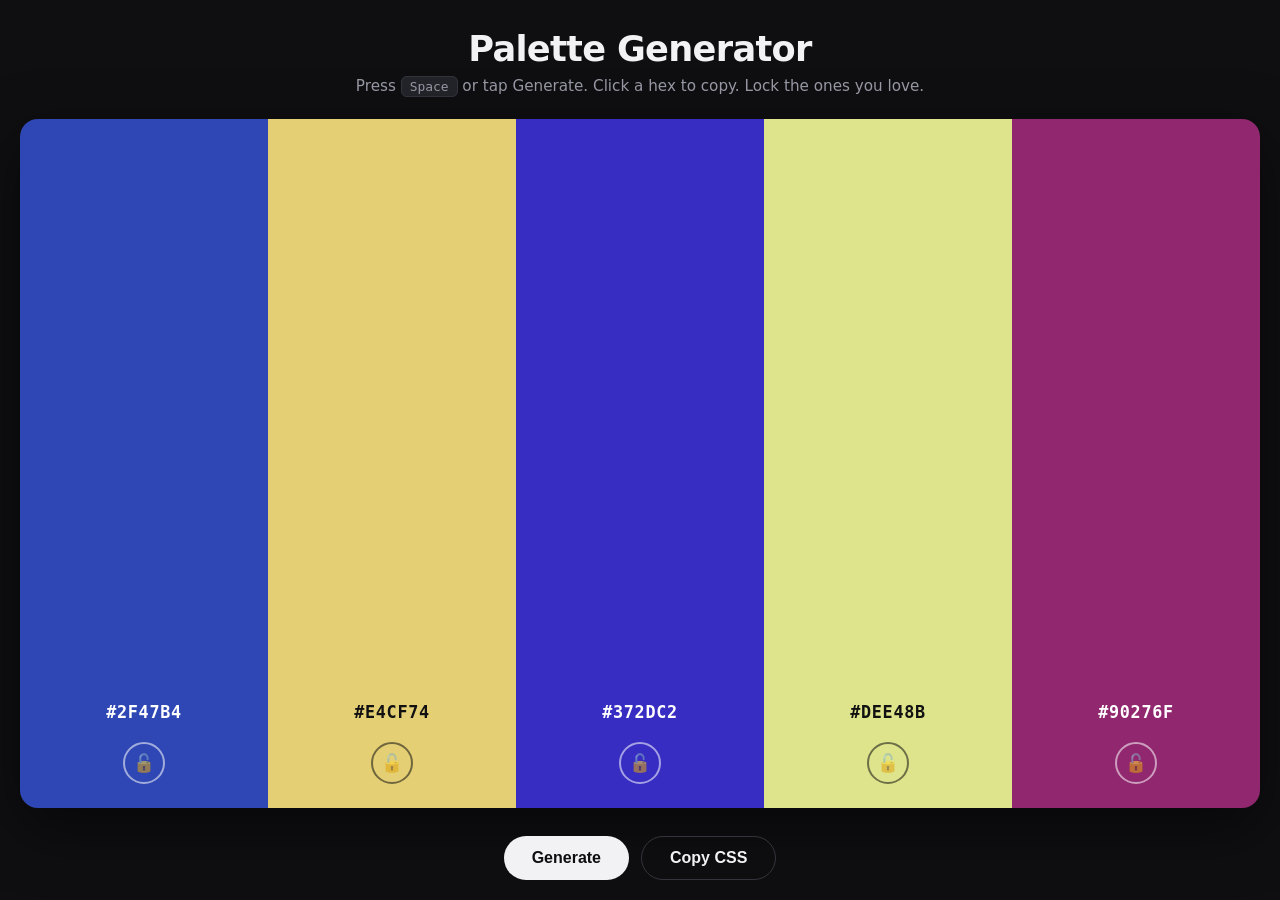
<file: play/1.colour-palette-generator/index.html>
<!DOCTYPE html>
<html lang="en">
<head>
  <meta charset="UTF-8">
  <meta name="viewport" content="width=device-width, initial-scale=1">
  <title>Palette Generator</title>
  <link rel="stylesheet" href="style.css">
</head>
<body>
  <header>
    <h1>Palette Generator</h1>
    <p>Press <kbd>Space</kbd> or tap Generate. Click a hex to copy. Lock the ones you love.</p>
  </header>

  <main id="palette" aria-live="polite"></main>

  <footer>
    <button id="generate">Generate</button>
    <button id="export" class="ghost">Copy CSS</button>
  </footer>

  <div id="toast" role="status"></div>
  <script src="script.js"></script>
</body>
</html>
</file>
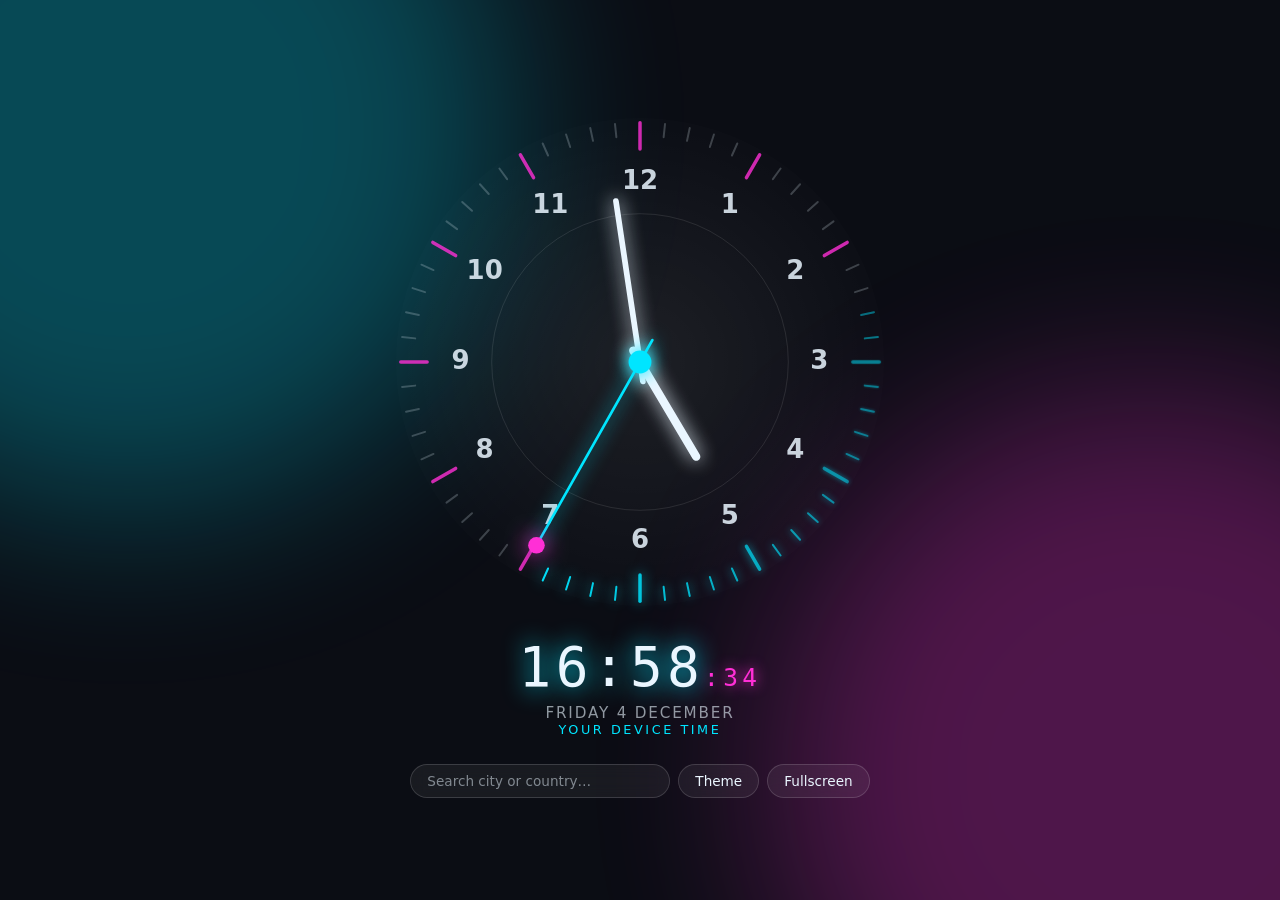
<file: play/3.analog-clock/index.html>
<!DOCTYPE html>
<html lang="en">
<head>
<meta charset="UTF-8">
<meta name="viewport" content="width=device-width, initial-scale=1, viewport-fit=cover">
<meta name="theme-color" content="#0b0d14">
<meta name="apple-mobile-web-app-capable" content="yes">
<meta name="mobile-web-app-capable" content="yes">
<link rel="manifest" href="manifest.webmanifest">
<link rel="icon" href="icon.svg" type="image/svg+xml">
<link rel="apple-touch-icon" href="icon-192.png">
<title>Pulse Clock</title>
<style>
:root{--a:#00e5ff;--b:#ff2fd6;--ink:#eaf6ff}
*{box-sizing:border-box;margin:0}
html,body{height:100%}
body{overflow:hidden;background:#0b0d14;color:var(--ink);font-family:system-ui,sans-serif;display:flex;flex-direction:column;align-items:center;justify-content:center;gap:1.2rem;padding:env(safe-area-inset-top) 1rem env(safe-area-inset-bottom)}
.blob{position:fixed;width:60vmax;height:60vmax;border-radius:50%;filter:blur(90px);opacity:.28;z-index:-1;transition:background 1s;animation:drift 22s ease-in-out infinite alternate}
.blob.one{background:var(--a);left:-20vmax;top:-20vmax}
.blob.two{background:var(--b);right:-20vmax;bottom:-20vmax;animation-delay:-11s}
@keyframes drift{to{transform:translate(12vmax,8vmax) scale(1.2)}}
canvas{cursor:pointer;touch-action:manipulation}
.digital{font:300 clamp(2rem,9vw,3.4rem)/1 ui-monospace,Menlo,monospace;letter-spacing:.08em;text-shadow:0 0 24px var(--a);text-align:center}
.digital small{font-size:.45em;color:var(--b);text-shadow:0 0 14px var(--b)}
.date{opacity:.6;margin-top:.5rem;font-size:.95rem;letter-spacing:.12em;text-transform:uppercase;text-align:center}
.bar{display:flex;gap:.5rem;flex-wrap:wrap;justify-content:center}
select,button{font:inherit;font-size:.85rem;color:var(--ink);background:rgba(255,255,255,.06);border:1px solid rgba(255,255,255,.15);border-radius:999px;padding:.5rem 1rem;cursor:pointer;backdrop-filter:blur(8px)}
select option{color:#111}
button:hover,select:hover{border-color:var(--a)}
:focus-visible{outline:2px solid var(--a);outline-offset:2px}
.place{text-align:center;font-size:.8rem;letter-spacing:.2em;text-transform:uppercase;color:var(--a);margin-bottom:.5rem}
.pick{position:relative}
.pick input{font:inherit;font-size:.85rem;width:min(78vw,260px);color:var(--ink);background:rgba(255,255,255,.06);border:1px solid rgba(255,255,255,.15);border-radius:999px;padding:.5rem 1rem;backdrop-filter:blur(8px)}
.pick input::placeholder{color:var(--ink);opacity:.5}
.list{position:absolute;bottom:calc(100% + 6px);left:0;right:0;max-height:240px;overflow:auto;background:rgba(14,17,26,.96);border:1px solid rgba(255,255,255,.15);border-radius:14px;padding:.3rem;display:none;z-index:5;text-align:left}
.list.open{display:block}
.list div{padding:.45rem .7rem;border-radius:10px;cursor:pointer;font-size:.88rem;display:flex;justify-content:space-between;gap:.8rem}
.list div span{opacity:.5;font-size:.78rem}
.list div:hover,.list div.on{background:rgba(255,255,255,.1)}
</style>
</head>
<body>
<div class="blob one"></div><div class="blob two"></div>
<canvas id="cv" role="img" aria-label="Analog clock"></canvas>
<div>
  <div class="digital" id="dig"></div>
  <div class="date" id="date"></div>
  <div class="place" id="place"></div>
</div>
<div class="bar">
  <div class="pick">
    <div class="list" id="list" role="listbox"></div>
    <input id="q" type="search" placeholder="Search city or country…" autocomplete="off" aria-label="Search city or country">
  </div>
  <button id="pal" type="button">Theme</button>
  <button id="fs" type="button">Fullscreen</button>
</div>
<script src="cities.js"></script>
<script>
const $ = id => document.getElementById(id);
const cv = $('cv'), ctx = cv.getContext('2d');
const palettes = [
  {a:'#00e5ff', b:'#ff2fd6', ink:'#eaf6ff'},   // neon
  {a:'#7cff9b', b:'#9b6bff', ink:'#eefff3'},   // aurora
  {a:'#ff9a3c', b:'#ff3c6e', ink:'#fff3e8'},   // sunset
  {a:'#ffffff', b:'#8a8fa3', ink:'#ffffff'}    // mono
];
let pi = 0, size = 0, dpr = 1;
// City data lives in cities.js (works offline)
const CITIES = CITY_DATA.c.split('\n').map(r => { const [city, country, z] = r.split('|'); return {city, country, zone: CITY_DATA.z[+z]}; });
const norm = s => s.normalize('NFD').replace(/[̀-ͯ]/g, '').toLowerCase();
const DEVICE = {city:'My device', country:'Local time', zone:''};
let cur = DEVICE;
try {
  pi = (+localStorage.getItem('pulse-pal') || 0) % palettes.length;
  const saved = JSON.parse(localStorage.getItem('pulse-place') || 'null');
  if (saved && (saved.zone === '' || CITIES.some(c => c.zone === saved.zone))) cur = saved;
} catch {}
function applyPal() {
  const p = palettes[pi], r = document.documentElement.style;
  r.setProperty('--a', p.a); r.setProperty('--b', p.b); r.setProperty('--ink', p.ink);
  try { localStorage.setItem('pulse-pal', pi); } catch {}
}
applyPal();
const nextPal = () => { pi = (pi + 1) % palettes.length; applyPal(); };
$('pal').onclick = nextPal; cv.onclick = nextPal;
$('fs').onclick = () => document.fullscreenElement ? document.exitFullscreen() : document.documentElement.requestFullscreen?.();

let fmt, dfmt;
function setZone() {
  const timeZone = cur.zone || undefined;
  fmt = new Intl.DateTimeFormat('en-GB', {timeZone, hour:'numeric', minute:'numeric', second:'numeric', hour12:false});
  dfmt = new Intl.DateTimeFormat('en-GB', {timeZone, weekday:'long', day:'numeric', month:'long'});
  $('place').textContent = cur.zone ? `${cur.city} · ${cur.country}` : 'Your device time';
  try { localStorage.setItem('pulse-place', JSON.stringify(cur)); } catch {}
  $('dig').dataset.t = '';
}
setZone();

// city / country search
const q = $('q'), list = $('list');
let shown = [], hi = -1;
function render() {
  const t = norm(q.value.trim());
  shown = t ? CITIES.filter(c => norm(c.city).includes(t) || norm(c.country).includes(t)).sort((a, b) => (norm(b.city).startsWith(t) - norm(a.city).startsWith(t)) || (norm(b.country) === t) - (norm(a.country) === t)) : [DEVICE, ...CITIES];
  if (t && 'my device'.includes(t)) shown.unshift(DEVICE);
  shown = shown.slice(0, 50); hi = shown.length ? 0 : -1;
  list.innerHTML = shown.length
    ? shown.map((c, i) => `<div role="option" data-i="${i}" class="${i === hi ? 'on' : ''}">${c.city}<span>${c.country}</span></div>`).join('')
    : '<div style="opacity:.6">No match</div>';
  list.classList.add('open');
}
function choose(c) {
  if (!c) return;
  cur = c; setZone(); q.value = ''; q.placeholder = c.zone ? `${c.city}, ${c.country}` : 'Search city or country…';
  list.classList.remove('open'); q.blur();
}
q.addEventListener('input', render);
q.addEventListener('focus', render);
q.addEventListener('keydown', e => {
  if (e.key === 'ArrowDown' || e.key === 'ArrowUp') {
    e.preventDefault(); hi = (hi + (e.key === 'ArrowDown' ? 1 : -1) + shown.length) % shown.length;
    [...list.children].forEach((n, i) => n.classList.toggle('on', i === hi));
    list.children[hi]?.scrollIntoView({block: 'nearest'});
  } else if (e.key === 'Enter') choose(shown[hi]);
  else if (e.key === 'Escape') { list.classList.remove('open'); q.blur(); }
});
list.addEventListener('mousedown', e => { const n = e.target.closest('[data-i]'); if (n) { e.preventDefault(); choose(shown[+n.dataset.i]); } });
q.addEventListener('blur', () => list.classList.remove('open'));
if (cur.zone) q.placeholder = `${cur.city}, ${cur.country}`;

function resize() {
  dpr = window.devicePixelRatio || 1;
  size = Math.min(innerWidth * .92, innerHeight * .6, 520);
  cv.width = cv.height = size * dpr;
  cv.style.width = cv.style.height = size + 'px';
}
addEventListener('resize', resize); resize();

const rad = deg => (deg - 90) * Math.PI / 180;
function hand(len, w, ang, color, glow) {
  ctx.save();
  ctx.strokeStyle = color; ctx.lineWidth = w; ctx.lineCap = 'round';
  ctx.shadowColor = glow; ctx.shadowBlur = 18;
  ctx.beginPath();
  ctx.moveTo(-len * .12 * Math.cos(rad(ang)), -len * .12 * Math.sin(rad(ang)));
  ctx.lineTo(len * Math.cos(rad(ang)), len * Math.sin(rad(ang)));
  ctx.stroke(); ctx.restore();
}

function frame() {
  const d = new Date();
  const p = Object.fromEntries(fmt.formatToParts(d).filter(x => x.type !== 'literal').map(x => [x.type, +x.value]));
  const s = p.second + d.getMilliseconds() / 1000;
  const m = p.minute + s / 60;
  const h = (p.hour % 12) + m / 60;
  const {a, b, ink} = palettes[pi];

  ctx.setTransform(dpr, 0, 0, dpr, 0, 0);
  ctx.clearRect(0, 0, size, size);
  ctx.translate(size / 2, size / 2);
  const R = size * .46;

  // soft face
  const g = ctx.createRadialGradient(0, 0, R * .1, 0, 0, R);
  g.addColorStop(0, 'rgba(255,255,255,.07)'); g.addColorStop(1, 'rgba(255,255,255,.01)');
  ctx.fillStyle = g; ctx.beginPath(); ctx.arc(0, 0, R * 1.02, 0, 7); ctx.fill();
  ctx.strokeStyle = 'rgba(255,255,255,.1)'; ctx.lineWidth = 1;
  ctx.beginPath(); ctx.arc(0, 0, R * .62, 0, 7); ctx.stroke();

  // 60 ticks — a comet trail lights up behind the second hand
  for (let i = 0; i < 60; i++) {
    const age = (s - i + 60) % 60;
    const lit = Math.max(0, 1 - age / 22);
    const major = i % 5 === 0;
    const len = major ? R * .11 : R * .055;
    const ang = rad(i * 6);
    ctx.save();
    ctx.strokeStyle = lit > 0 ? a : (major ? b : ink);
    ctx.globalAlpha = lit > 0 ? .25 + .75 * lit : (major ? .8 : .22);
    ctx.lineWidth = major ? 3.5 : 2; ctx.lineCap = 'round';
    if (lit > 0) { ctx.shadowColor = a; ctx.shadowBlur = 16 * lit; }
    ctx.beginPath();
    ctx.moveTo(Math.cos(ang) * (R - len), Math.sin(ang) * (R - len));
    ctx.lineTo(Math.cos(ang) * R, Math.sin(ang) * R);
    ctx.stroke(); ctx.restore();
  }

  // numerals
  ctx.fillStyle = ink; ctx.globalAlpha = .85;
  ctx.font = `600 ${size * .05}px system-ui, sans-serif`;
  ctx.textAlign = 'center'; ctx.textBaseline = 'middle';
  for (let n = 1; n <= 12; n++) {
    const ang = rad(n * 30);
    ctx.fillText(n, Math.cos(ang) * R * .75, Math.sin(ang) * R * .75);
  }
  ctx.globalAlpha = 1;

  // hands
  hand(R * .46, size * .016, h * 30, ink, ink);
  hand(R * .68, size * .011, m * 6, ink, ink);
  hand(R * .88, size * .005, s * 6, a, a);

  // second-hand tip orb
  const ta = rad(s * 6);
  ctx.save(); ctx.fillStyle = b; ctx.shadowColor = b; ctx.shadowBlur = 22;
  ctx.beginPath(); ctx.arc(Math.cos(ta) * R * .88, Math.sin(ta) * R * .88, size * .016, 0, 7); ctx.fill(); ctx.restore();

  // center cap
  ctx.save(); ctx.fillStyle = a; ctx.shadowColor = a; ctx.shadowBlur = 18;
  ctx.beginPath(); ctx.arc(0, 0, size * .022, 0, 7); ctx.fill(); ctx.restore();

  const pad = n => String(n).padStart(2, '0');
  const txt = `${pad(p.hour % 24)}:${pad(p.minute)}`;
  if ($('dig').dataset.t !== txt + p.second) {
    $('dig').dataset.t = txt + p.second;
    $('dig').innerHTML = `${txt}<small>:${pad(p.second)}</small>`;
    $('date').textContent = dfmt.format(d);
  }
  requestAnimationFrame(frame);
}
frame();

if ('serviceWorker' in navigator && location.protocol.startsWith('http')) {
  navigator.serviceWorker.register('sw.js').catch(() => {});
}
</script>
</body>
</html>
</file>
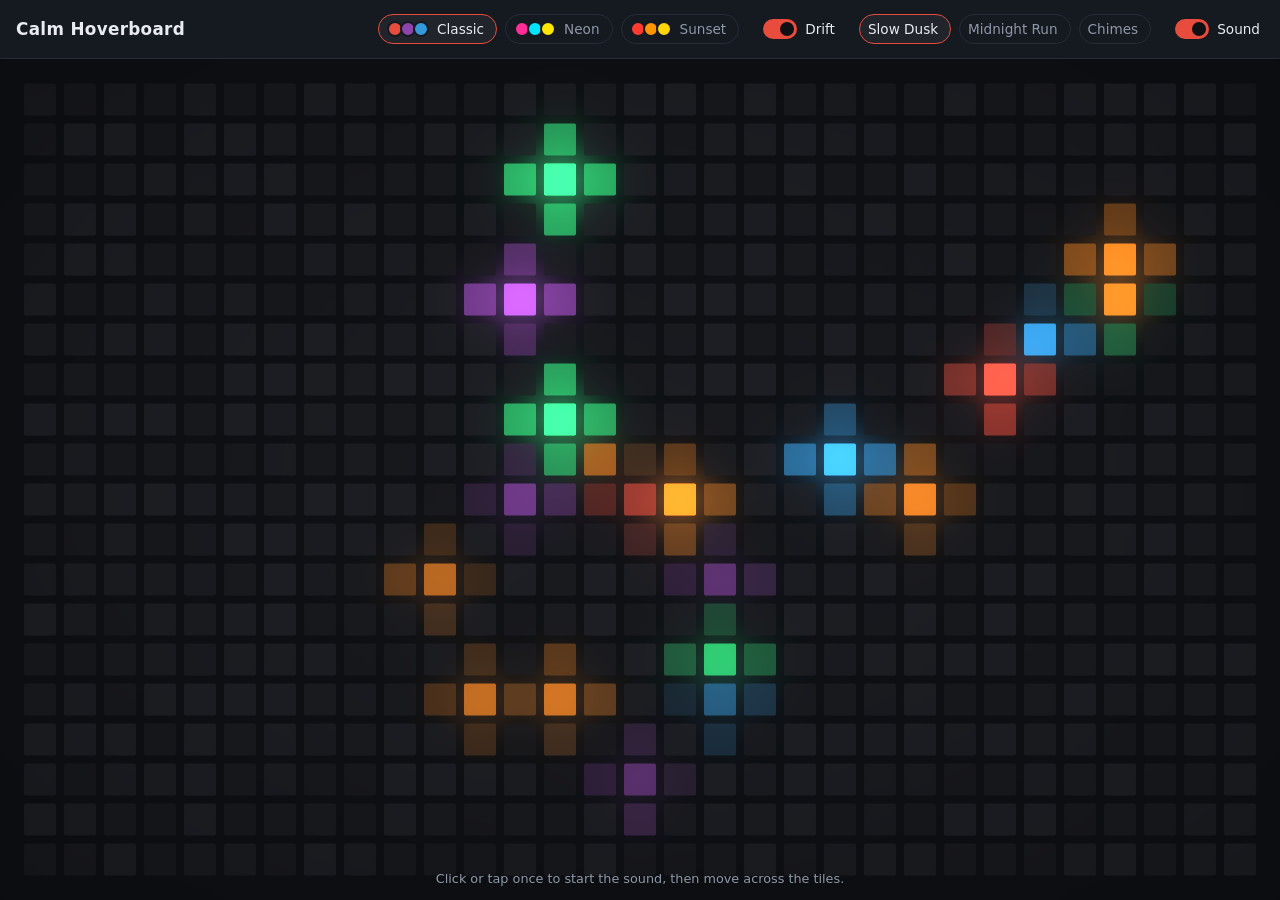
<file: play/Hoverboard app/index.html>
<!DOCTYPE html>
<html lang="en">
<head>
<meta charset="utf-8">
<meta name="viewport" content="width=device-width, initial-scale=1, viewport-fit=cover">
<link rel="manifest" href="manifest.json">
<link rel="icon" type="image/png" href="icon-192.png">
<link rel="apple-touch-icon" href="apple-touch-icon.png">
<meta name="apple-mobile-web-app-capable" content="yes">
<meta name="mobile-web-app-capable" content="yes">
<meta name="apple-mobile-web-app-title" content="Hoverboard">
<meta name="apple-mobile-web-app-status-bar-style" content="black-translucent">
<title>Calm Hoverboard</title>
<meta name="theme-color" content="#0e1014">
<style>
/* Layout: full-height app. Slim top bar (name, palette chips, drift switch) over one WebGL canvas that draws the whole square-tile board with shader glow, trails and click ripples. */
:root {
  --bg: #0e1014;
  --bar: #151920;
  --fg: #e8ebf1;
  --muted: #8f98a8;
  --line: #262c38;
  --c1: #e74c3c;
  color-scheme: dark;
  font-family: "Nunito", system-ui, -apple-system, "Segoe UI", sans-serif;
}
html, body { height: 100%; }
body {
  margin: 0;
  background: var(--bg);
  color: var(--fg);
  display: flex;
  flex-direction: column;
  overflow: hidden;
  font-size: 15px;
}
header {
  display: flex;
  flex-wrap: wrap;
  align-items: center;
  justify-content: space-between;
  gap: 12px 20px;
  padding: 14px 16px;
  background: var(--bar);
  border-bottom: 1px solid var(--line);
}
h1 { margin: 0; font-size: 1.05rem; font-weight: 600; letter-spacing: .02em; }
.controls { display: flex; flex-wrap: wrap; align-items: center; gap: 12px 20px; }
.palettes { display: flex; flex-wrap: wrap; gap: 8px; }
.palettes button {
  display: flex; align-items: center; gap: 8px;
  background: transparent; color: var(--muted);
  border: 1px solid var(--line); border-radius: 999px;
  padding: 6px 12px 6px 8px; font: inherit; font-size: .85rem; cursor: pointer;
  transition: color .3s, border-color .3s, background .3s;
}
.palettes button:hover { color: var(--fg); }
.palettes button[aria-pressed="true"] { color: var(--fg); border-color: var(--c1); background: rgba(255,255,255,.05); }
.palettes button:focus-visible, .switch:focus-visible { outline: 2px solid var(--c1); outline-offset: 2px; }
.dots { display: inline-flex; }
.dots i { width: 12px; height: 12px; border-radius: 50%; margin-left: -3px; border: 2px solid var(--bar); }
.dots i:first-child { margin-left: 0; }
.switch {
  display: inline-flex; align-items: center; gap: 8px;
  background: none; border: 0; color: var(--muted); font: inherit; font-size: .85rem; cursor: pointer; padding: 4px;
}
.switch .track { width: 34px; height: 20px; border-radius: 999px; background: var(--line); position: relative; transition: background .3s; }
.switch .track::after { content: ""; position: absolute; top: 3px; left: 3px; width: 14px; height: 14px; border-radius: 50%; background: var(--fg); transition: transform .3s; }
.switch[aria-checked="true"] { color: var(--fg); }
.switch[aria-checked="true"] .track { background: var(--c1); }
.switch[aria-checked="true"] .track::after { transform: translateX(14px); background: var(--bg); }
main { position: relative; flex: 1; min-height: 0; }
#gl { position: absolute; inset: 0; width: 100%; height: 100%; display: block; touch-action: none; }
.hint {
  position: absolute; left: 0; right: 0; bottom: 14px; text-align: center;
  color: var(--muted); font-size: .8rem; pointer-events: none;
  transition: opacity 1.5s;
}
.hint.gone { opacity: 0; }
.nogl { position: absolute; inset: 0; display: flex; align-items: center; justify-content: center; padding: 16px; text-align: center; color: var(--muted); }
html { box-sizing: border-box; padding-top: env(safe-area-inset-top, 0px); padding-bottom: env(safe-area-inset-bottom, 0px); padding-left: env(safe-area-inset-left, 0px); padding-right: env(safe-area-inset-right, 0px); background: #0e1014; overscroll-behavior: none; }
body { -webkit-user-select: none; user-select: none; -webkit-tap-highlight-color: transparent; }
</style>

</head>
<body>
<header>
  <h1>Calm Hoverboard</h1>
  <div class="controls">
    <div class="palettes" id="palettes" role="group" aria-label="Palette"></div>
    <button class="switch" id="drift" role="switch" aria-checked="true"><span class="track"></span>Drift</button>
    <div class="palettes" id="styles" role="group" aria-label="Sound style">
      <button type="button" data-style="ballad" aria-pressed="true">Slow Dusk</button>
      <button type="button" data-style="street" aria-pressed="false">Midnight Run</button>
      <button type="button" data-style="chimes" aria-pressed="false">Chimes</button>
    </div>
    <button class="switch" id="sound" role="switch" aria-checked="true"><span class="track"></span>Sound</button>
  </div>
</header>
<main id="main">
  <canvas id="gl" aria-label="Glowing square tiles. Move your pointer or finger across them, click or tap for a ripple."></canvas>
  <div class="hint" id="hint">Click or tap once to start the sound, then move across the tiles.</div>
</main>

<script>
(function () {
  var PALETTES = {
    classic: { name: 'Classic', colors: ['#e74c3c', '#8e44ad', '#3498db', '#e67e22', '#2ecc71'] },
    neon:    { name: 'Neon',    colors: ['#ff2d95', '#00e5ff', '#ffe600', '#7cff3a'] },
    sunset:  { name: 'Sunset',  colors: ['#ff3b30', '#ff9500', '#ffd60a', '#ff2d95'] }
  };

  var main = document.getElementById('main');
  var canvas = document.getElementById('gl');
  var palWrap = document.getElementById('palettes');
  var driftBtn = document.getElementById('drift');
  var soundBtn = document.getElementById('sound');
  var hint = document.getElementById('hint');
  var root = document.documentElement;
  var reduce = window.matchMedia && matchMedia('(prefers-reduced-motion: reduce)').matches;

  function store(k, v) { try { localStorage.setItem(k, v); } catch (e) {} }
  function load(k) { try { return localStorage.getItem(k); } catch (e) { return null; } }

  var gl = canvas.getContext('webgl', { antialias: false, alpha: false }) || canvas.getContext('experimental-webgl');
  if (!gl) {
    var msg = document.createElement('div');
    msg.className = 'nogl';
    msg.textContent = 'WebGL is not available in this browser, so the board cannot be drawn.';
    main.appendChild(msg);
    canvas.style.display = 'none';
    hint.style.display = 'none';
    return;
  }

  var VS = 'attribute vec2 a; void main(){ gl_Position = vec4(a, 0.0, 1.0); }';
  var FS = [
    '#ifdef GL_FRAGMENT_PRECISION_HIGH',
    'precision highp float;',
    '#else',
    'precision mediump float;',
    '#endif',
    'uniform vec2 uRes; uniform vec2 uGrid; uniform vec2 uOrigin;',
    'uniform float uPitch; uniform float uHalf; uniform float uRadius; uniform float uTime;',
    'uniform sampler2D uState;',
    'uniform vec3 uPal[5];',
    'uniform vec3 uTile; uniform vec3 uBg;',
    'uniform vec4 uRip[4];',
    'uniform vec3 uMouse;',
    'float hash(vec2 p){ return fract(sin(dot(p, vec2(127.1, 311.7))) * 43758.5453); }',
    'float box(vec2 p, vec2 b, float r){ vec2 q = abs(p) - b + r; return length(max(q, 0.0)) + min(max(q.x, q.y), 0.0) - r; }',
    'vec3 palColor(float i){ vec3 c = uPal[0]; for(int k = 1; k < 5; k++){ if(float(k) <= i + 0.01) c = uPal[k]; } return c; }',
    'vec4 cellData(vec2 c){',
    '  if(c.x < 0.0 || c.y < 0.0 || c.x >= uGrid.x || c.y >= uGrid.y) return vec4(0.0);',
    '  return texture2D(uState, (c + 0.5) / uGrid);',
    '}',
    'void main(){',
    '  vec2 p = vec2(gl_FragCoord.x, uRes.y - gl_FragCoord.y);',
    '  vec2 g = (p - uOrigin) / uPitch;',
    '  vec2 c = floor(g);',
    '  vec3 glow = vec3(0.0);',
    '  for(int j = -2; j <= 2; j++){',
    '    for(int i = -2; i <= 2; i++){',
    '      vec2 nc = c + vec2(float(i), float(j));',
    '      vec4 d = cellData(nc);',
    '      float e = d.r;',
    '      if(e > 0.004){',
    '        vec2 ctr = uOrigin + (nc + 0.5) * uPitch;',
    '        float dist = length(p - ctr) / uPitch;',
    '        float idx = floor(d.g * 255.0 / 40.0 + 0.5);',
    '        glow += palColor(idx) * e * e * exp(-dist * dist * 1.5) * 0.55;',
    '      }',
    '    }',
    '  }',
    '  float ring = 0.0;',
    '  for(int k = 0; k < 4; k++){',
    '    if(uRip[k].w > 0.5){',
    '      float r = uRip[k].z * uPitch * 11.0;',
    '      float dd = abs(length(p - uRip[k].xy) - r) / uPitch;',
    '      ring += exp(-dd * dd * 0.9) * max(0.0, 1.0 - uRip[k].z / 2.4);',
    '    }',
    '  }',
    '  vec3 ringCol = mix(uPal[0], uPal[2], 0.5 + 0.5 * sin(uTime * 0.7));',
    '  vec3 col = uBg + glow + ringCol * ring * 0.10;',
    '  bool inGrid = c.x >= 0.0 && c.y >= 0.0 && c.x < uGrid.x && c.y < uGrid.y;',
    '  if(inGrid){',
    '    vec4 d0 = cellData(c);',
    '    float idx0 = floor(d0.g * 255.0 / 40.0 + 0.5);',
    '    vec2 local = (g - c - 0.5) * uPitch;',
    '    float sd = box(local, vec2(uHalf), uRadius);',
    '    float mask = 1.0 - smoothstep(-0.6, 0.6, sd);',
    '    float shimmer = 0.9 + 0.1 * sin(uTime * 0.5 + hash(c) * 6.2831);',
    '    float ml = exp(-pow(length(p - uMouse.xy) / (uPitch * 4.5), 2.0)) * uMouse.z;',
    '    vec3 base = uTile * shimmer + vec3(0.045) * ml;',
    '    float e = clamp(d0.r + ring * 0.7, 0.0, 1.4);',
    '    vec3 lit = palColor(idx0) * (0.5 + 1.0 * e);',
    '    vec3 sq = mix(base, lit, clamp(e * 1.5, 0.0, 1.0));',
    '    sq += ringCol * ring * 0.28;',
    '    sq += glow * 0.35;',
    '    col = mix(col, sq, mask);',
    '  }',
    '  vec2 q = p / uRes - 0.5;',
    '  col *= 1.0 - 0.45 * dot(q, q);',
    '  gl_FragColor = vec4(col, 1.0);',
    '}'
  ].join('\n');

  function compile(type, src) {
    var s = gl.createShader(type);
    gl.shaderSource(s, src);
    gl.compileShader(s);
    if (!gl.getShaderParameter(s, gl.COMPILE_STATUS)) console.error(gl.getShaderInfoLog(s));
    return s;
  }
  var prog = gl.createProgram();
  gl.attachShader(prog, compile(gl.VERTEX_SHADER, VS));
  gl.attachShader(prog, compile(gl.FRAGMENT_SHADER, FS));
  gl.bindAttribLocation(prog, 0, 'a');
  gl.linkProgram(prog);
  if (!gl.getProgramParameter(prog, gl.LINK_STATUS)) console.error(gl.getProgramInfoLog(prog));
  gl.useProgram(prog);

  var buf = gl.createBuffer();
  gl.bindBuffer(gl.ARRAY_BUFFER, buf);
  gl.bufferData(gl.ARRAY_BUFFER, new Float32Array([-1, -1, 3, -1, -1, 3]), gl.STATIC_DRAW);
  gl.enableVertexAttribArray(0);
  gl.vertexAttribPointer(0, 2, gl.FLOAT, false, 0, 0);

  var U = {};
  ['uRes', 'uGrid', 'uOrigin', 'uPitch', 'uHalf', 'uRadius', 'uTime', 'uState', 'uPal', 'uTile', 'uBg', 'uRip', 'uMouse']
    .forEach(function (n) { U[n] = gl.getUniformLocation(prog, n); });

  var tex = gl.createTexture();
  gl.bindTexture(gl.TEXTURE_2D, tex);
  gl.texParameteri(gl.TEXTURE_2D, gl.TEXTURE_MIN_FILTER, gl.NEAREST);
  gl.texParameteri(gl.TEXTURE_2D, gl.TEXTURE_MAG_FILTER, gl.NEAREST);
  gl.texParameteri(gl.TEXTURE_2D, gl.TEXTURE_WRAP_S, gl.CLAMP_TO_EDGE);
  gl.texParameteri(gl.TEXTURE_2D, gl.TEXTURE_WRAP_T, gl.CLAMP_TO_EDGE);
  gl.uniform1i(U.uState, 0);
  gl.uniform3f(U.uTile, 0.115, 0.12, 0.14);
  gl.uniform3f(U.uBg, 0.055, 0.063, 0.078);

  // Board state
  var dpr = 1, W = 0, H = 0, cols = 1, rows = 1, pitch = 40, size = 32;
  var cellX = 0, cellY = 0;
  var energy = new Float32Array(1), cidx = new Uint8Array(1), data = new Uint8Array(4);

  function resize() {
    var rect = main.getBoundingClientRect();
    W = Math.max(1, rect.width); H = Math.max(1, rect.height);
    dpr = Math.min(window.devicePixelRatio || 1, 2);
    canvas.width = Math.round(W * dpr);
    canvas.height = Math.round(H * dpr);
    gl.viewport(0, 0, canvas.width, canvas.height);
    var small = W <= 480;
    pitch = small ? 32 : 40;
    size = small ? 25 : 32;
    var gap = pitch - size;
    cols = Math.max(1, Math.floor((W - 32 + gap) / pitch));
    rows = Math.max(1, Math.floor((H - 32 + gap) / pitch));
    var gw = cols * pitch - gap, gh = rows * pitch - gap;
    cellX = (W - gw) / 2 - gap / 2;
    cellY = (H - gh) / 2 - gap / 2;
    if (energy.length !== cols * rows) {
      energy = new Float32Array(cols * rows);
      cidx = new Uint8Array(cols * rows);
      data = new Uint8Array(cols * rows * 4);
    }
    gl.uniform2f(U.uRes, canvas.width, canvas.height);
    gl.uniform2f(U.uGrid, cols, rows);
    gl.uniform2f(U.uOrigin, cellX * dpr, cellY * dpr);
    gl.uniform1f(U.uPitch, pitch * dpr);
    gl.uniform1f(U.uHalf, size / 2 * dpr);
    gl.uniform1f(U.uRadius, 2 * dpr);
  }

  // Palettes
  var current = 'classic', palCount = 5;
  function hexToRgb(h) {
    var n = parseInt(h.slice(1), 16);
    return [(n >> 16 & 255) / 255, (n >> 8 & 255) / 255, (n & 255) / 255];
  }
  function setPalette(key) {
    current = key;
    var cs = PALETTES[key].colors, arr = [];
    palCount = cs.length;
    palScale = SCALES[key] || SCALES.classic;
    scale = scaleForMode();
    for (var i = 0; i < 5; i++) arr.push.apply(arr, hexToRgb(cs[Math.min(i, cs.length - 1)]));
    gl.uniform3fv(U.uPal, new Float32Array(arr));
    root.style.setProperty('--c1', cs[0]);
    Array.prototype.forEach.call(palWrap.children, function (b) {
      b.setAttribute('aria-pressed', String(b.dataset.key === key));
    });
    store('calm-hoverboard-palette', key);
  }
  Object.keys(PALETTES).forEach(function (key) {
    var p = PALETTES[key];
    var b = document.createElement('button');
    b.type = 'button';
    b.dataset.key = key;
    b.setAttribute('aria-pressed', 'false');
    var dots = document.createElement('span');
    dots.className = 'dots';
    p.colors.slice(0, 3).forEach(function (c) { var i = document.createElement('i'); i.style.background = c; dots.appendChild(i); });
    b.appendChild(dots);
    b.appendChild(document.createTextNode(p.name));
    b.addEventListener('click', function () { setPalette(key); });
    palWrap.appendChild(b);
  });

  // Sound. Three styles share one engine:
  //   ballad: Bollywood romantic. Fingerpicked guitar, piano chords, a violin line, soft strings and a light dholak,
  //           in A minor with an i - VII - VI - V turn. The lead notes follow the chord of the moment.
  //   street: Arabic phonk. 140 BPM with 808 slides, cowbell, clap, hats and darbuka, an oud lead on the Hijaz scale.
  //   chimes: soft bells in a pentatonic scale chosen by the colour palette.
  // Each column is a note (left low, right high), panned to match.
  var SCALES = { classic: [0, 2, 4, 7, 9], neon: [0, 3, 5, 7, 10], sunset: [0, 2, 5, 7, 9] };
  var BAR_SETS = [[0, 2, 3, 7, 10], [0, 2, 5, 7, 10], [0, 3, 5, 7, 10], [0, 2, 5, 7, 11]];
  var HIJAZ = [0, 1, 4, 5, 7, 8, 10];
  var PROG = [[0, 3, 7], [-2, 2, 5], [-4, 0, 3], [-5, -1, 2]];
  var KICKS = [0, 7, 10], COW = [0, 3, 6, 10, 12], BASSOFF = [0, 1, 0, 10];
  var mode = 'ballad';
  var palScale = SCALES.classic;
  var scale = BAR_SETS[0];
  var ac = null, master = null, soundOn = true, lastNote = 0, voices = 0, noiseBuf = null, satCurve = null, beat = null;
  function ballBar() {
    if (!beat || !ac) return 0;
    return Math.floor(Math.max(0, ac.currentTime - beat.t0) / beat.dur / 8) % 4;
  }
  function scaleForMode() { return mode === 'ballad' ? BAR_SETS[ballBar()] : (mode === 'street' ? HIJAZ : palScale); }

  soundBtn.setAttribute('aria-checked', 'true');
  soundBtn.addEventListener('click', function () {
    soundOn = !soundOn;
    soundBtn.setAttribute('aria-checked', String(soundOn));
    if (soundOn) ensureAudio(); else stopMusic();
  });

  function ensureAudio() {
    if (!soundOn) return;
    try {
      if (!ac) {
        var AC = window.AudioContext || window.webkitAudioContext;
        if (!AC) return;
        ac = new AC();
        var comp = ac.createDynamicsCompressor();
        master = ac.createGain();
        master.gain.value = 0.6;
        var verb = ac.createConvolver();
        var len = Math.floor(ac.sampleRate * 2.4);
        var imp = ac.createBuffer(2, len, ac.sampleRate);
        for (var ch = 0; ch < 2; ch++) {
          var d = imp.getChannelData(ch);
          for (var i = 0; i < len; i++) d[i] = (Math.random() * 2 - 1) * Math.pow(1 - i / len, 3);
        }
        verb.buffer = imp;
        var wet = ac.createGain();
        wet.gain.value = 0.4;
        master.connect(comp);
        master.connect(verb);
        verb.connect(wet);
        wet.connect(comp);
        comp.connect(ac.destination);
        noiseBuf = ac.createBuffer(1, Math.floor(ac.sampleRate * 0.5), ac.sampleRate);
        var nd = noiseBuf.getChannelData(0);
        for (var k = 0; k < nd.length; k++) nd[k] = Math.random() * 2 - 1;
        satCurve = new Float32Array(1024);
        for (var s = 0; s < 1024; s++) satCurve[s] = Math.tanh((s / 512 - 1) * 3);
      }
      if (ac.state === 'suspended') ac.resume();
      startMusic();
    } catch (e) {}
  }

  function route(node, pan) {
    if (ac.createStereoPanner) {
      var p = ac.createStereoPanner();
      p.pan.value = pan || 0;
      node.connect(p); p.connect(master);
    } else {
      node.connect(master);
    }
  }
  function addVoice(ms) { voices++; setTimeout(function () { voices--; }, ms); }
  function rootFreq() { return mode === 'chimes' ? 174.61 : 220; }
  function freqFor(n) {
    var L = scale.length;
    return rootFreq() * Math.pow(2, (scale[n % L] + 12 * Math.floor(n / L)) / 12);
  }
  function noteFor(ci) { return Math.min(14, Math.max(0, Math.floor(ci / Math.max(1, cols - 1) * 14))); }
  function panFor(ci) { return Math.max(-1, Math.min(1, ci / Math.max(1, cols - 1) * 1.6 - 0.8)); }

  // Instruments
  function tone(n, vel, pan, delay, dur) {
    var t = ac.currentTime + (delay || 0), f = freqFor(n);
    var g = ac.createGain();
    g.gain.setValueAtTime(0.0001, t);
    g.gain.exponentialRampToValueAtTime(0.16 * vel, t + 0.01);
    g.gain.exponentialRampToValueAtTime(0.0001, t + dur);
    var o1 = ac.createOscillator(), o2 = ac.createOscillator(), g2 = ac.createGain();
    o1.type = 'sine'; o1.frequency.value = f;
    o2.type = 'triangle'; o2.frequency.value = f * 2.005;
    g2.gain.value = 0.18;
    o1.connect(g); o2.connect(g2); g2.connect(g);
    route(g, pan);
    o1.start(t); o2.start(t);
    o1.stop(t + dur + 0.05); o2.stop(t + dur + 0.05);
    addVoice((dur + 0.1) * 1000);
  }
  function piano(f, vel, pan, t, dur) {
    var g = ac.createGain();
    g.gain.setValueAtTime(0.0001, t);
    g.gain.exponentialRampToValueAtTime(0.2 * vel, t + 0.006);
    g.gain.exponentialRampToValueAtTime(0.0001, t + dur);
    var flt = ac.createBiquadFilter(); flt.type = 'lowpass';
    flt.frequency.setValueAtTime(Math.min(8000, f * 9), t);
    flt.frequency.exponentialRampToValueAtTime(Math.max(600, f * 2), t + dur * 0.6);
    flt.connect(g); route(g, pan);
    [[1, 1, 'sine', dur], [2, 0.38, 'triangle', dur * 0.5], [3, 0.14, 'sine', dur * 0.25], [4.01, 0.06, 'sine', dur * 0.15]].forEach(function (p) {
      var o = ac.createOscillator(); o.type = p[2]; o.frequency.value = f * p[0];
      var og = ac.createGain();
      og.gain.setValueAtTime(p[1], t);
      og.gain.exponentialRampToValueAtTime(0.0001, t + p[3]);
      o.connect(og); og.connect(flt);
      o.start(t); o.stop(t + dur + 0.05);
    });
    addVoice((dur + 0.2) * 1000);
  }
  function guitar(f, vel, pan, t) {
    var flt = ac.createBiquadFilter(); flt.type = 'lowpass'; flt.Q.value = 1;
    flt.frequency.setValueAtTime(Math.min(5000, f * 8), t);
    flt.frequency.exponentialRampToValueAtTime(Math.max(500, f * 2), t + 0.6);
    var g = ac.createGain();
    g.gain.setValueAtTime(0.0001, t);
    g.gain.exponentialRampToValueAtTime(0.15 * vel, t + 0.004);
    g.gain.exponentialRampToValueAtTime(0.0001, t + 1.6);
    flt.connect(g); route(g, pan);
    [['sawtooth', 1, 0.5], ['triangle', 1, 0.9], ['sine', 2, 0.25]].forEach(function (p) {
      var o = ac.createOscillator(); o.type = p[0]; o.frequency.value = f * p[1];
      var og = ac.createGain(); og.gain.value = p[2];
      o.connect(og); og.connect(flt);
      o.start(t); o.stop(t + 1.7);
    });
    noiseHit(t, 'bandpass', 3000, 1, 0.03 * vel, 0.03, pan);
    addVoice(1800);
  }
  function violin(f, t, dur, level) {
    var flt = ac.createBiquadFilter(); flt.type = 'lowpass'; flt.frequency.value = 2400;
    var g = ac.createGain();
    g.gain.setValueAtTime(0.0001, t);
    g.gain.exponentialRampToValueAtTime(level, t + 0.5);
    g.gain.exponentialRampToValueAtTime(0.0001, t + dur + 0.4);
    flt.connect(g); g.connect(master);
    var lfo = ac.createOscillator(); lfo.frequency.value = 5.5;
    var lg = ac.createGain();
    lg.gain.setValueAtTime(0, t);
    lg.gain.linearRampToValueAtTime(f * 0.006, t + 0.7);
    lfo.connect(lg);
    [-5, 5].forEach(function (cents) {
      var o = ac.createOscillator(); o.type = 'sawtooth';
      o.frequency.value = f; o.detune.value = cents;
      lg.connect(o.frequency);
      o.connect(flt); o.start(t); o.stop(t + dur + 0.45);
    });
    lfo.start(t); lfo.stop(t + dur + 0.45);
  }
  function padChord(freqs, t, dur, level) {
    var flt = ac.createBiquadFilter(); flt.type = 'lowpass'; flt.Q.value = 0.5;
    flt.frequency.setValueAtTime(450, t);
    flt.frequency.linearRampToValueAtTime(1400, t + dur * 0.4);
    var g = ac.createGain();
    g.gain.setValueAtTime(0.0001, t);
    g.gain.exponentialRampToValueAtTime(level, t + 0.6);
    g.gain.exponentialRampToValueAtTime(0.0001, t + dur + 0.8);
    flt.connect(g); g.connect(master);
    freqs.forEach(function (f) {
      [-7, 7].forEach(function (cents) {
        var o = ac.createOscillator(); o.type = 'sawtooth';
        o.frequency.value = f; o.detune.value = cents;
        var og = ac.createGain(); og.gain.value = 0.16;
        o.connect(og); og.connect(flt);
        o.start(t); o.stop(t + dur + 0.9);
      });
    });
  }
  function oud(f, vel, pan, t) {
    var flt = ac.createBiquadFilter(); flt.type = 'lowpass'; flt.Q.value = 3;
    flt.frequency.setValueAtTime(Math.min(5500, f * 9), t);
    flt.frequency.exponentialRampToValueAtTime(f * 2.2, t + 0.3);
    var g = ac.createGain();
    g.gain.setValueAtTime(0.0001, t);
    g.gain.exponentialRampToValueAtTime(0.17 * vel, t + 0.003);
    g.gain.exponentialRampToValueAtTime(0.0001, t + 0.7);
    flt.connect(g); route(g, pan);
    [-8, 8].forEach(function (cents) {
      var o = ac.createOscillator(); o.type = 'sawtooth'; o.detune.value = cents;
      o.frequency.setValueAtTime(f * 1.03, t);
      o.frequency.exponentialRampToValueAtTime(f, t + 0.025);
      o.connect(flt); o.start(t); o.stop(t + 0.75);
    });
    var o3 = ac.createOscillator(); o3.type = 'triangle'; o3.frequency.value = f * 2;
    var g3 = ac.createGain(); g3.gain.value = 0.25;
    o3.connect(g3); g3.connect(flt); o3.start(t); o3.stop(t + 0.75);
    addVoice(900);
  }
  function noiseHit(t, ftype, freq, q, peak, dur, pan) {
    var ns = ac.createBufferSource(); ns.buffer = noiseBuf;
    var flt = ac.createBiquadFilter(); flt.type = ftype; flt.frequency.value = freq; flt.Q.value = q;
    var g = ac.createGain();
    g.gain.setValueAtTime(peak, t);
    g.gain.exponentialRampToValueAtTime(0.0001, t + dur);
    ns.connect(flt); flt.connect(g); route(g, pan || 0);
    ns.start(t); ns.stop(t + dur + 0.02);
  }
  function doum(t, vel) {
    var o = ac.createOscillator(); o.type = 'sine';
    o.frequency.setValueAtTime(150, t);
    o.frequency.exponentialRampToValueAtTime(90, t + 0.08);
    var g = ac.createGain();
    g.gain.setValueAtTime(0.35 * vel, t);
    g.gain.exponentialRampToValueAtTime(0.0001, t + 0.28);
    o.connect(g); g.connect(master);
    o.start(t); o.stop(t + 0.3);
  }
  function tek(t, vel) {
    noiseHit(t, 'bandpass', 3200, 3, 0.22 * vel, 0.05);
    var o = ac.createOscillator(); o.type = 'sine';
    o.frequency.setValueAtTime(1200, t);
    o.frequency.exponentialRampToValueAtTime(800, t + 0.04);
    var g = ac.createGain();
    g.gain.setValueAtTime(0.07 * vel, t);
    g.gain.exponentialRampToValueAtTime(0.0001, t + 0.05);
    o.connect(g); g.connect(master);
    o.start(t); o.stop(t + 0.06);
  }
  function kick(t) {
    var o = ac.createOscillator(); o.type = 'sine';
    o.frequency.setValueAtTime(160, t);
    o.frequency.exponentialRampToValueAtTime(48, t + 0.12);
    var g = ac.createGain();
    g.gain.setValueAtTime(0.9, t);
    g.gain.exponentialRampToValueAtTime(0.0001, t + 0.38);
    o.connect(g); g.connect(master);
    o.start(t); o.stop(t + 0.4);
  }
  function bass808(t, f, to) {
    var o = ac.createOscillator(); o.type = 'sine';
    o.frequency.setValueAtTime(f * 1.9, t);
    o.frequency.exponentialRampToValueAtTime(f, t + 0.06);
    if (to) o.frequency.exponentialRampToValueAtTime(to, t + 0.3);
    var sh = ac.createWaveShaper(); sh.curve = satCurve;
    var g = ac.createGain();
    g.gain.setValueAtTime(0.0001, t);
    g.gain.exponentialRampToValueAtTime(0.45, t + 0.005);
    g.gain.exponentialRampToValueAtTime(0.0001, t + 0.9);
    o.connect(sh); sh.connect(g); g.connect(master);
    o.start(t); o.stop(t + 0.95);
  }
  function clap(t) {
    noiseHit(t, 'bandpass', 1500, 0.8, 0.35, 0.02);
    noiseHit(t + 0.012, 'bandpass', 1500, 0.8, 0.35, 0.02);
    noiseHit(t + 0.024, 'bandpass', 1500, 0.8, 0.35, 0.02);
    noiseHit(t + 0.03, 'bandpass', 1400, 0.7, 0.3, 0.16);
  }
  function hat(t, vel, open) { noiseHit(t, 'highpass', 7500, 0.7, vel * 0.14, open ? 0.16 : 0.035); }
  function cowbell(t) {
    var bp = ac.createBiquadFilter(); bp.type = 'bandpass'; bp.frequency.value = 900; bp.Q.value = 1;
    var g = ac.createGain();
    g.gain.setValueAtTime(0.1, t);
    g.gain.exponentialRampToValueAtTime(0.0001, t + 0.2);
    bp.connect(g); g.connect(master);
    [587, 845].forEach(function (f) {
      var o = ac.createOscillator(); o.type = 'square'; o.frequency.value = f;
      o.connect(bp); o.start(t); o.stop(t + 0.25);
    });
  }

  // Music loop: a lookahead scheduler that plays the romantic accompaniment or the street beat.
  function startMusic() {
    if (beat || !ac || !soundOn || mode === 'chimes') return;
    var street = mode === 'street';
    beat = { t0: ac.currentTime + 0.15, dur: street ? 60 / 140 / 4 : 0.4, street: street, next: 0 };
    beat.timer = setInterval(tick, 25);
  }
  function stopMusic() {
    if (!beat) return;
    clearInterval(beat.timer);
    beat = null;
  }
  function tick() {
    if (!beat || !ac) return;
    while (beat.t0 + beat.next * beat.dur < ac.currentTime + 0.12) {
      var t = beat.t0 + beat.next * beat.dur;
      if (t > ac.currentTime - 0.05) { if (beat.street) streetStep(beat.next, t); else balladStep(beat.next, t); }
      beat.next++;
    }
  }
  function balladStep(step, t) {
    var s = step % 8, c = PROG[Math.floor(step / 8) % 4];
    if (s === 0) {
      padChord(c.map(function (o) { return 110 * Math.pow(2, o / 12); }), t, 3.2, 0.085);
      c.forEach(function (o, i) { piano(220 * Math.pow(2, o / 12), 0.2 - i * 0.02, -0.2 + i * 0.2, t + i * 0.02, 3.0); });
      violin(440 * Math.pow(2, c[1] / 12), t, 1.6, 0.045);
    }
    if (s === 4) {
      c.forEach(function (o, i) { piano(220 * Math.pow(2, o / 12), 0.12, -0.2 + i * 0.2, t + i * 0.02, 2.2); });
      violin(440 * Math.pow(2, c[2] / 12), t, 1.6, 0.045);
    }
    var gp = [[c[0], 110], [c[2], 220], [c[1], 220], [c[0] + 12, 220], [c[2], 110], [c[1] + 12, 220], [c[0] + 12, 220], [c[1], 220]][s];
    guitar(gp[1] * Math.pow(2, gp[0] / 12), 0.9, s % 2 ? 0.3 : -0.3, t);
    if (s === 0) doum(t, 0.8);
    if (s === 4) doum(t, 0.5);
    if (s === 2 || s === 3 || s === 6) tek(t, 0.35);
  }
  function streetStep(step, t) {
    var s = step % 16, bar = Math.floor(step / 16) % 4;
    var bf = 55 * Math.pow(2, BASSOFF[bar] / 12);
    if (KICKS.indexOf(s) >= 0) kick(t);
    if (s === 0 || s === 6 || s === 10) bass808(t, bf);
    if (s === 14) bass808(t, bf, bf * Math.pow(2, 5 / 12));
    if (s === 4 || s === 12) clap(t);
    if (s % 2 === 0) hat(t, s % 4 === 0 ? 1 : 0.6, false);
    if ((bar === 1 || bar === 3) && (s === 13 || s === 15)) hat(t, 0.5, false);
    if (s === 14 && bar % 2 === 0) hat(t, 0.8, true);
    if (COW.indexOf(s) >= 0) cowbell(t);
    if (s === 8) doum(t, 1);
    if (s === 2 || s === 6 || s === 14) tek(t, 0.7);
  }
  function quantTime() {
    if (!beat) return ac.currentTime;
    var k = Math.ceil((ac.currentTime - beat.t0) / beat.dur - 0.000001);
    return beat.t0 + Math.max(0, k) * beat.dur;
  }

  // Playing notes from the board
  function play(ci, vel) {
    if (!soundOn || !ac || ac.state !== 'running' || voices > 24) return;
    var now = performance.now();
    if (now - lastNote < (mode === 'street' ? 105 : 70)) return;
    lastNote = now;
    scale = scaleForMode();
    var n = noteFor(ci), pan = panFor(ci);
    if (mode === 'ballad') {
      piano(freqFor(n), vel, pan, ac.currentTime, vel < 0.5 ? 2.6 : 2.2);
    } else if (mode === 'street') {
      var t = quantTime();
      if (t - 0.05 > ac.currentTime) oud(freqFor(n + 1), vel * 0.45, pan, t - 0.05);
      oud(freqFor(n), vel, pan, t);
    } else {
      tone(n, vel, pan, 0, 1.6);
    }
  }
  function chord(ci) {
    if (!soundOn || !ac || ac.state !== 'running') return;
    scale = scaleForMode();
    var n = noteFor(ci), pn = panFor(ci);
    if (mode === 'ballad') {
      [0, 2, 4, 7].forEach(function (k, i) { piano(freqFor(n + k), 0.7 - i * 0.08, pn, ac.currentTime + i * 0.12, 2.8); });
    } else if (mode === 'street') {
      var t0 = quantTime(), d = beat ? beat.dur : 0.107;
      var bar = beat ? Math.floor(Math.max(0, t0 - beat.t0) / beat.dur / 16) % 4 : 0;
      bass808(t0, 55 * Math.pow(2, BASSOFF[bar] / 12));
      [0, 2, 1, 4].forEach(function (k, i) { oud(freqFor(n + k), 0.9, pn, t0 + i * d); });
    } else {
      tone(n, 0.9, pn, 0, 2.4);
      tone(n + 2, 0.7, pn, 0.05, 2.4);
      tone(n + 4, 0.6, pn, 0.1, 2.4);
    }
  }

  // Sound style buttons
  var styleWrap = document.getElementById('styles');
  function applyStyle(m) {
    stopMusic();
    mode = m;
    scale = scaleForMode();
    Array.prototype.forEach.call(styleWrap.children, function (b) {
      b.setAttribute('aria-pressed', String(b.dataset.style === m));
    });
    store('calm-hoverboard-style', m);
    if (ac) startMusic();
  }
  Array.prototype.forEach.call(styleWrap.children, function (b) {
    b.addEventListener('click', function () { ensureAudio(); applyStyle(b.dataset.style); });
  });
  var savedStyle = load('calm-hoverboard-style');
  applyStyle(savedStyle === 'street' || savedStyle === 'chimes' ? savedStyle : 'ballad');

  // Lighting cells
  function hit(ci, cj, e, idx) {
    if (ci < 0 || cj < 0 || ci >= cols || cj >= rows) return;
    var k = cj * cols + ci;
    if (energy[k] < 0.5) cidx[k] = idx;
    if (e > energy[k]) energy[k] = e;
  }
  function light(ci, cj, spread, vel) {
    var idx = Math.floor(Math.random() * palCount);
    hit(ci, cj, 1, idx);
    if (vel && ci >= 0 && ci < cols && cj >= 0 && cj < rows) play(ci, vel);
    if (spread) {
      hit(ci - 1, cj, 0.3 + Math.random() * 0.3, idx);
      hit(ci + 1, cj, 0.3 + Math.random() * 0.3, idx);
      hit(ci, cj - 1, 0.3 + Math.random() * 0.3, idx);
      hit(ci, cj + 1, 0.3 + Math.random() * 0.3, idx);
    }
  }

  // Pointer
  var lastX = null, lastY = null, mouse = { x: 0, y: 0, a: 0, ta: 0 };
  var ripples = [{ x: 0, y: 0, t: 99 }, { x: 0, y: 0, t: 99 }, { x: 0, y: 0, t: 99 }, { x: 0, y: 0, t: 99 }];
  var ripIdx = 0;
  function local(e) {
    var r = canvas.getBoundingClientRect();
    return { x: e.clientX - r.left, y: e.clientY - r.top };
  }
  function dismissHint() { hint.classList.add('gone'); }
  canvas.addEventListener('pointermove', function (e) {
    dismissHint();
    var p = local(e);
    mouse.x = p.x; mouse.y = p.y; mouse.ta = 1;
    var x0 = lastX === null ? p.x : lastX, y0 = lastY === null ? p.y : lastY;
    var dist = Math.hypot(p.x - x0, p.y - y0);
    var steps = Math.max(1, Math.ceil(dist / (pitch * 0.5)));
    for (var s = 1; s <= steps; s++) {
      var x = x0 + (p.x - x0) * s / steps, y = y0 + (p.y - y0) * s / steps;
      light(Math.floor((x - cellX) / pitch), Math.floor((y - cellY) / pitch), false, 0.8);
    }
    lastX = p.x; lastY = p.y;
  });
  canvas.addEventListener('pointerleave', function () { mouse.ta = 0; lastX = lastY = null; });
  canvas.addEventListener('pointerdown', function (e) {
    ensureAudio();
    dismissHint();
    var p = local(e);
    mouse.x = p.x; mouse.y = p.y;
    ripples[ripIdx] = { x: p.x, y: p.y, t: 0 };
    ripIdx = (ripIdx + 1) % 4;
    var ci = Math.floor((p.x - cellX) / pitch), cj = Math.floor((p.y - cellY) / pitch);
    for (var j = -1; j <= 1; j++) for (var i = -1; i <= 1; i++) light(ci + i, cj + j, false);
    chord(ci);
    lastX = p.x; lastY = p.y;
  });

  // Drift
  var drifting = !reduce, lastDrift = -1, t0 = performance.now();
  driftBtn.setAttribute('aria-checked', String(drifting));
  driftBtn.addEventListener('click', function () {
    drifting = !drifting;
    driftBtn.setAttribute('aria-checked', String(drifting));
  });

  var ripArr = new Float32Array(16);
  var lastT = performance.now();
  function frame(now) {
    var dt = Math.min(0.05, (now - lastT) / 1000);
    lastT = now;
    var t = (now - t0) / 1000;

    if (drifting) {
      var fx = 0.5 + 0.42 * Math.sin(t * 0.23) * Math.cos(t * 0.11 + 1);
      var fy = 0.5 + 0.42 * Math.sin(t * 0.17 + 2) * Math.cos(t * 0.29);
      var c = Math.min(cols - 1, Math.max(0, Math.round(fx * (cols - 1))));
      var r = Math.min(rows - 1, Math.max(0, Math.round(fy * (rows - 1))));
      var key = r * cols + c;
      if (key !== lastDrift) { lastDrift = key; light(c, r, true, 0.4); }
    }

    var decay = Math.exp(-dt / 1.0);
    for (var i = 0; i < energy.length; i++) {
      var e = energy[i] * decay;
      if (e < 0.004) e = 0;
      energy[i] = e;
      var o = i * 4;
      data[o] = Math.min(255, e * 255);
      data[o + 1] = cidx[i] * 40;
      data[o + 2] = 0;
      data[o + 3] = 255;
    }
    gl.bindTexture(gl.TEXTURE_2D, tex);
    gl.texImage2D(gl.TEXTURE_2D, 0, gl.RGBA, cols, rows, 0, gl.RGBA, gl.UNSIGNED_BYTE, data);

    for (var k = 0; k < 4; k++) {
      ripples[k].t += dt;
      ripArr[k * 4] = ripples[k].x * dpr;
      ripArr[k * 4 + 1] = ripples[k].y * dpr;
      ripArr[k * 4 + 2] = ripples[k].t;
      ripArr[k * 4 + 3] = ripples[k].t < 2.4 ? 1 : 0;
    }
    mouse.a += (mouse.ta - mouse.a) * Math.min(1, dt * 6);
    gl.uniform4fv(U.uRip, ripArr);
    gl.uniform3f(U.uMouse, mouse.x * dpr, mouse.y * dpr, mouse.a);
    gl.uniform1f(U.uTime, t);
    gl.drawArrays(gl.TRIANGLES, 0, 3);
    requestAnimationFrame(frame);
  }

  var saved = load('calm-hoverboard-palette');
  setPalette(PALETTES[saved] ? saved : 'classic');
  resize();
  if (window.ResizeObserver) new ResizeObserver(resize).observe(main); else window.addEventListener('resize', resize);
  requestAnimationFrame(frame);
})();
if ('serviceWorker' in navigator) { window.addEventListener('load', function () { navigator.serviceWorker.register('sw.js').catch(function () {}); }); }
</script>
</body>
</html>
</file>
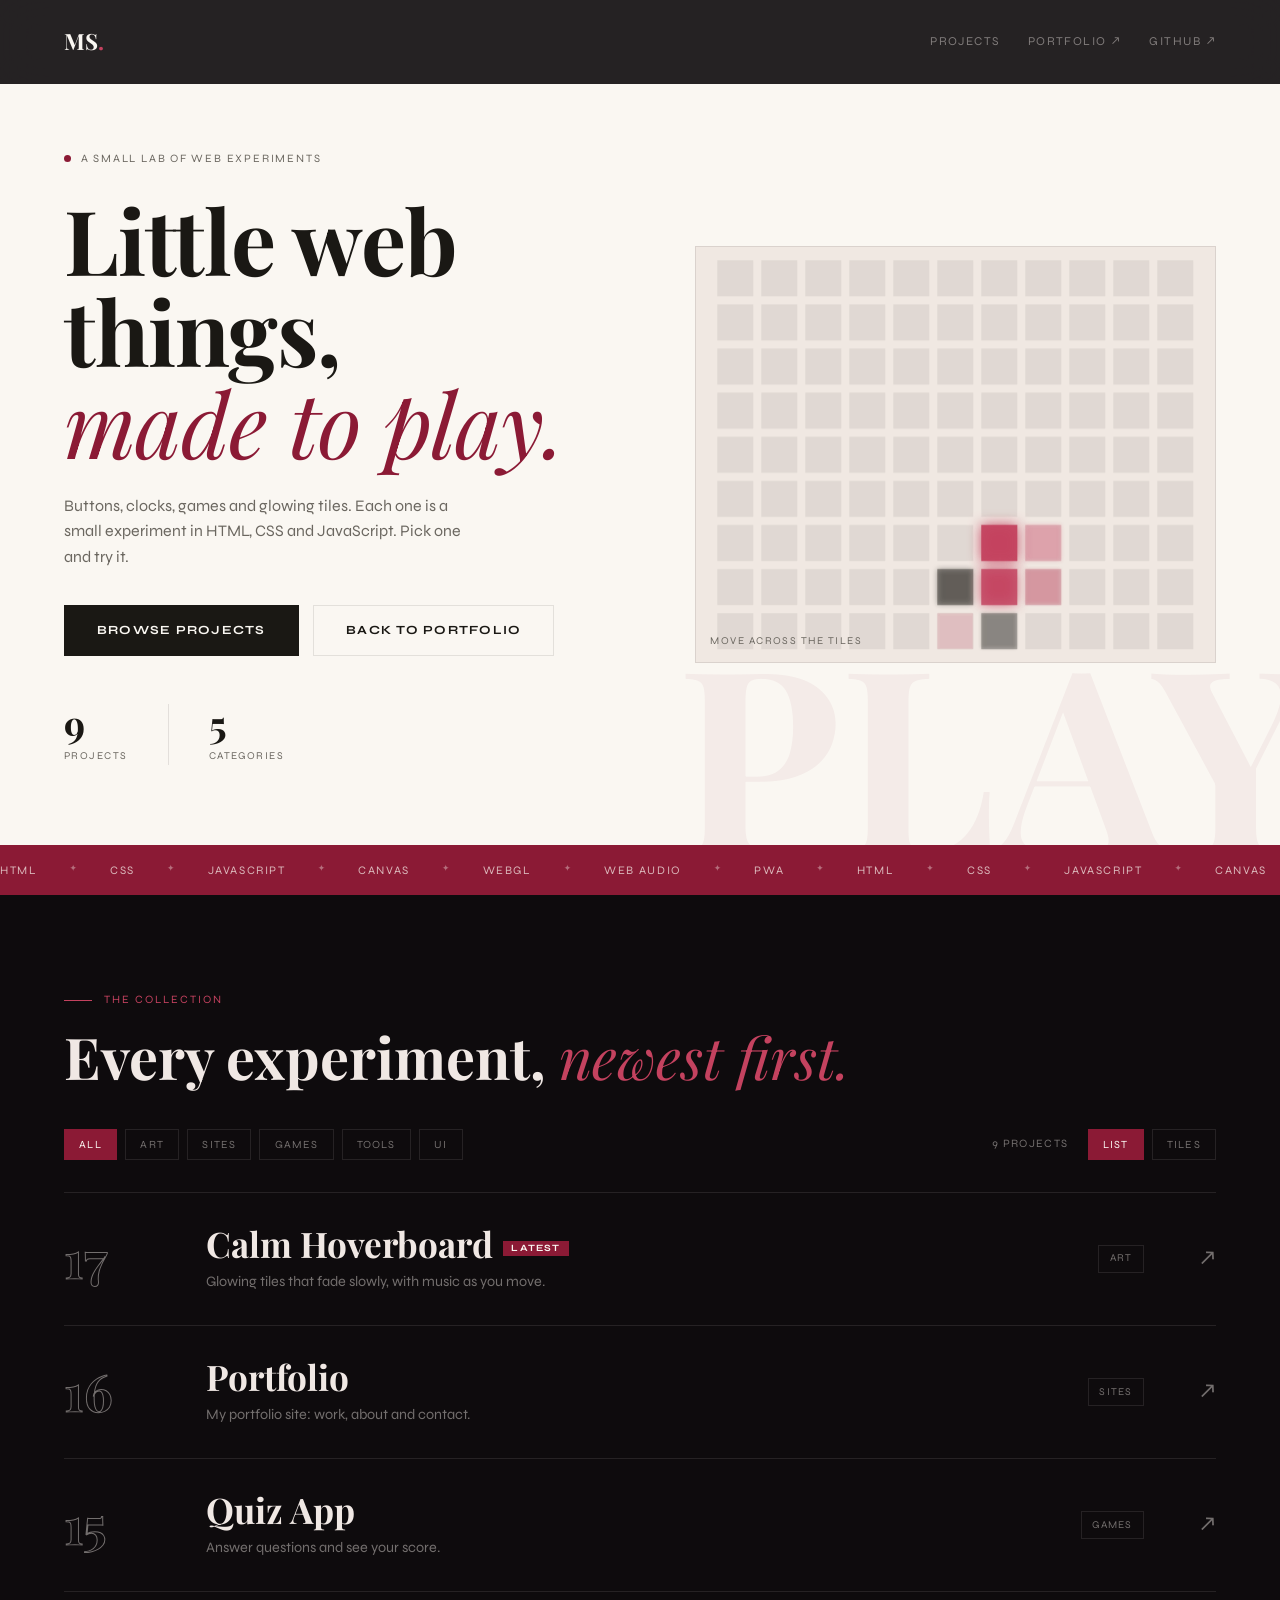
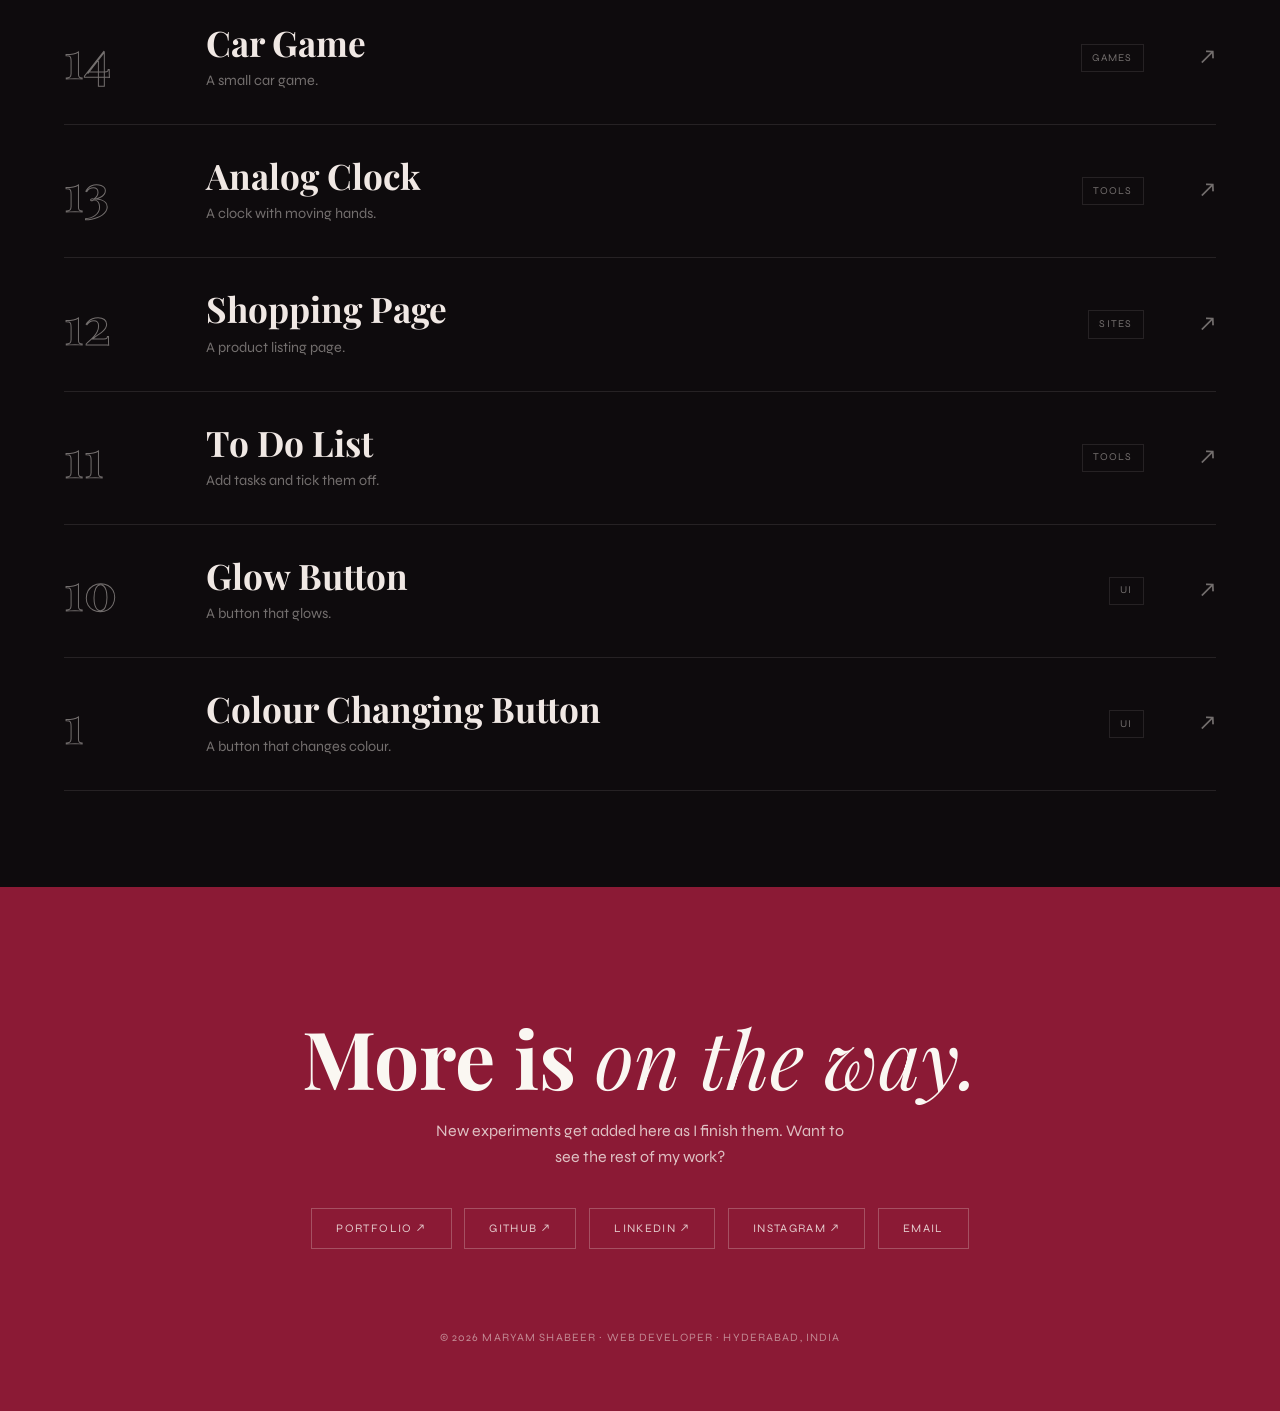
<file: play/index .html>
<!DOCTYPE html>
<html lang="en">
<head>
<meta charset="utf-8">
<meta name="viewport" content="width=device-width, initial-scale=1">
<title>Cutesy Projects</title>
<meta name="description" content="A collection of small web experiments: buttons, clocks, games and glowing tiles. Pick one and play.">
<meta name="theme-color" content="#0e0b0d">
<link rel="preconnect" href="https://fonts.googleapis.com">
<link rel="preconnect" href="https://fonts.gstatic.com" crossorigin>
<link href="https://fonts.googleapis.com/css2?family=Playfair+Display:ital,wght@0,400;0,700;1,400&family=Syne:wght@400;500;700;800&display=swap" rel="stylesheet">
<style>
/* Design system taken from the portfolio: wine, cream and near-black; Playfair Display with Syne; hairline rules; light, dark and wine sections; marquee; ring cursor.
   New here: an interactive tile board in the hero, art that follows the pointer over each project row, and a tiles view. */
:root {
  --dark: #0e0b0d;
  --dark2: #160d10;
  --surface: #1c1117;
  --wine: #8b1a35;
  --wine-light: #c4425f;
  --cream: #faf7f2;
  --cream2: #f0e8e2;
  --ink: #1a1814;
  --ink-muted: #6b6760;
  --text-dark: #f0e8e4;
  --border-light: rgba(26, 24, 20, 0.1);
  --border-dark: rgba(240, 232, 228, 0.1);
  --muted-dark: rgba(240, 232, 228, 0.45);
  --serif: 'Playfair Display', Georgia, serif;
  --sans: 'Syne', system-ui, sans-serif;
  color-scheme: light;
}
* { box-sizing: border-box; margin: 0; padding: 0; }
html { scroll-behavior: smooth; -webkit-text-size-adjust: 100%; }
body {
  font-family: var(--sans);
  background: var(--cream);
  color: var(--ink);
  line-height: 1.6;
  overflow-x: hidden;
}
a { color: inherit; text-decoration: none; }
button { font-family: inherit; }
a:focus-visible, button:focus-visible { outline: 2px solid var(--wine-light); outline-offset: 3px; }

/* Ring cursor, desktop mouse only */
@media (hover: hover) and (pointer: fine) {
  body, a, button { cursor: none; }
}
.cursor, .cursor-follower { position: fixed; top: 0; left: 0; pointer-events: none; border-radius: 50%; opacity: 0; transition: opacity .3s; }
.cursor { width: 8px; height: 8px; background: var(--wine-light); z-index: 9999; margin: -4px 0 0 -4px; }
.cursor-follower { width: 32px; height: 32px; border: 1px solid var(--wine-light); z-index: 9998; margin: -16px 0 0 -16px; transition: opacity .3s, width .25s, height .25s, margin .25s, background .25s; }
.cursor-follower.big { width: 56px; height: 56px; margin: -28px 0 0 -28px; background: rgba(196, 66, 95, .12); }
.has-mouse .cursor { opacity: 1; }
.has-mouse .cursor-follower { opacity: .5; }

/* Navbar */
.navbar {
  position: fixed; top: 0; left: 0; right: 0; z-index: 100;
  display: flex; align-items: center; justify-content: space-between;
  padding: 1.5rem 5%;
  background: rgba(14, 11, 13, .9);
  -webkit-backdrop-filter: blur(20px); backdrop-filter: blur(20px);
  transition: padding .3s;
}
.navbar.scrolled { padding: 1rem 5%; background: rgba(14, 11, 13, .75); }
.logo { font-family: var(--serif); font-size: 1.4rem; font-weight: 700; color: var(--cream); }
.logo span { color: var(--wine-light); }
.nav-links { display: flex; gap: 1.75rem; }
.nav-links a { font-size: .75rem; letter-spacing: .12em; text-transform: uppercase; color: var(--muted-dark); transition: color .25s; }
.nav-links a:hover { color: var(--text-dark); }

/* Hero (light) */
.hero { position: relative; overflow: hidden; background: var(--cream); padding: 9rem 5% 5rem; }
.hero-inner { position: relative; z-index: 1; max-width: 1200px; margin: 0 auto; display: grid; grid-template-columns: 1.05fr .95fr; gap: 3.5rem; align-items: center; }
.hero-copy { min-width: 0; }
.hero-bg-text {
  position: absolute; bottom: -2rem; right: -2rem;
  font-family: var(--serif); font-size: clamp(8rem, 20vw, 18rem); font-weight: 700; line-height: 1;
  color: rgba(139, 26, 53, .05); pointer-events: none; user-select: none;
}
.hero-tag { display: inline-flex; align-items: center; gap: .6rem; font-size: .7rem; letter-spacing: .16em; text-transform: uppercase; color: var(--ink-muted); margin-bottom: 1.6rem; }
.hero-tag::before { content: ''; width: 7px; height: 7px; background: var(--wine); border-radius: 50%; }
.hero-title { font-family: var(--serif); font-size: clamp(2.8rem, 7vw, 5.6rem); font-weight: 700; line-height: 1.02; letter-spacing: -.01em; text-wrap: balance; }
.hero-title .line { display: block; }
.hero-title .italic { font-style: italic; font-weight: 400; color: var(--wine); }
.hero-sub { max-width: 46ch; margin-top: 1.6rem; color: var(--ink-muted); font-size: 1rem; }
.hero-cta { display: flex; flex-wrap: wrap; gap: .9rem; margin-top: 2.2rem; }
.btn-primary, .btn-outline {
  display: inline-block; padding: .9rem 2rem; font-size: .78rem; font-weight: 700; letter-spacing: .1em; text-transform: uppercase;
}
.btn-primary { background: var(--ink); color: var(--cream); border: 1px solid var(--ink); transition: background .25s, border-color .25s; }
.btn-primary:hover { background: var(--wine); border-color: var(--wine); }
.btn-outline { background: transparent; color: var(--ink); border: 1px solid var(--border-light); transition: border-color .25s, color .25s; }
.btn-outline:hover { border-color: var(--wine); color: var(--wine); }
.hero-stats { display: flex; flex-wrap: wrap; gap: 1.5rem 0; margin-top: 3rem; }
.hero-stat { padding-right: 2.5rem; margin-right: 2.5rem; border-right: .5px solid var(--border-light); }
.hero-stat:last-child { border-right: 0; margin-right: 0; padding-right: 0; }
.stat-n { font-family: var(--serif); font-size: 2.4rem; font-weight: 700; line-height: 1; font-variant-numeric: tabular-nums; }
.stat-l { margin-top: .4rem; font-size: .65rem; letter-spacing: .14em; text-transform: uppercase; color: var(--ink-muted); }

.board { position: relative; aspect-ratio: 5 / 4; max-width: 100%; background: var(--cream2); border: .5px solid var(--border-light); }
.board canvas { position: absolute; inset: 0; width: 100%; height: 100%; display: block; touch-action: pan-y; }
.board-cap { position: absolute; left: 14px; bottom: 12px; font-size: .65rem; letter-spacing: .14em; text-transform: uppercase; color: var(--ink-muted); pointer-events: none; transition: opacity 1s; }
.board-cap.gone { opacity: 0; }

/* Marquee (wine) */
.marquee-section { overflow: hidden; padding: 1rem 0; background: var(--wine); }
.marquee-inner { display: flex; gap: 2rem; width: max-content; animation: marquee 28s linear infinite; }
.marquee-inner span { font-size: .72rem; letter-spacing: .14em; text-transform: uppercase; color: rgba(245, 237, 232, .75); white-space: nowrap; }
.marquee-inner .sep { color: rgba(245, 237, 232, .4); font-size: .55rem; }
@keyframes marquee { from { transform: translateX(0); } to { transform: translateX(-50%); } }

/* Collection (dark) */
.dark-section { background: var(--dark); color: var(--text-dark); padding: 6rem 5%; }
.wrap { max-width: 1200px; margin: 0 auto; }
.label { display: flex; align-items: center; gap: .75rem; font-size: .7rem; letter-spacing: .18em; text-transform: uppercase; color: var(--wine-light); }
.label::before { content: ''; width: 28px; height: 1px; background: currentColor; }
.section-title-dark { margin: 1rem 0 2.5rem; font-family: var(--serif); font-size: clamp(2.2rem, 5vw, 3.6rem); font-weight: 700; line-height: 1.1; text-wrap: balance; }
.section-title-dark em { font-style: italic; font-weight: 400; color: var(--wine-light); }
.controls { display: flex; flex-wrap: wrap; align-items: center; justify-content: space-between; gap: 1rem; margin-bottom: 2rem; }
.chips, .views { display: flex; flex-wrap: wrap; gap: .5rem; }
.chip {
  background: transparent; color: var(--muted-dark);
  border: .5px solid var(--border-dark); padding: .5rem .9rem;
  font-size: .68rem; letter-spacing: .1em; text-transform: uppercase;
  transition: color .25s, border-color .25s, background .25s;
}
.chip:hover { color: var(--text-dark); border-color: rgba(240, 232, 228, .3); }
.chip[aria-pressed="true"] { background: var(--wine); border-color: var(--wine); color: var(--cream); }
.right-controls { display: flex; flex-wrap: wrap; align-items: center; gap: 1.2rem; }
.count { font-size: .7rem; letter-spacing: .12em; text-transform: uppercase; color: var(--muted-dark); font-variant-numeric: tabular-nums; }

.list { border-top: .5px solid var(--border-dark); }
.row { display: grid; grid-template-columns: 110px minmax(0, 1fr) auto 40px; gap: 2rem; align-items: center; padding: 2rem 0; border-bottom: .5px solid var(--border-dark); transition: background .3s; }
.row:hover { background: rgba(139, 26, 53, .05); }
.r-num { font-family: var(--serif); font-size: 3.2rem; font-weight: 700; line-height: 1; color: transparent; -webkit-text-stroke: 1px var(--muted-dark); font-variant-numeric: tabular-nums; transition: color .3s, -webkit-text-stroke-color .3s; }
.row:hover .r-num { color: var(--wine-light); -webkit-text-stroke-color: var(--wine-light); }
.r-title { display: block; font-family: var(--serif); font-size: clamp(1.5rem, 3vw, 2.2rem); font-weight: 700; line-height: 1.1; transition: color .3s; }
.row:hover .r-title { color: var(--wine-light); }
.r-desc { display: block; margin-top: .4rem; color: var(--muted-dark); font-size: .9rem; }
.badge { display: inline-block; vertical-align: middle; margin-left: .6rem; padding: .15rem .55rem; background: var(--wine); color: var(--cream); font-family: var(--sans); font-size: .6rem; font-weight: 700; letter-spacing: .12em; text-transform: uppercase; }
.r-tag { border: .5px solid var(--border-dark); padding: .3rem .65rem; font-size: .65rem; letter-spacing: .12em; text-transform: uppercase; color: var(--muted-dark); }
.r-arrow { justify-self: end; font-size: 1.4rem; color: var(--muted-dark); transition: transform .3s, color .3s; }
.row:hover .r-arrow { color: var(--wine-light); transform: translate(4px, -4px); }

.tiles { display: grid; grid-template-columns: repeat(auto-fill, minmax(280px, 1fr)); gap: 1px; background: var(--border-dark); border: .5px solid var(--border-dark); }
.tile { display: flex; flex-direction: column; min-width: 0; background: var(--dark); transition: background .3s; }
.tile:hover { background: var(--surface); }
.t-art { overflow: hidden; background: var(--dark2); border-bottom: .5px solid var(--border-dark); }
.t-art svg { display: block; width: 100%; height: auto; transition: transform .6s ease; }
.tile:hover .t-art svg { transform: scale(1.06); }
.t-info { display: flex; flex-direction: column; gap: .35rem; padding: 1.4rem 1.5rem 1.6rem; }
.t-meta { font-size: .65rem; letter-spacing: .14em; text-transform: uppercase; color: var(--muted-dark); }
.t-title { font-family: var(--serif); font-size: 1.5rem; font-weight: 700; line-height: 1.15; transition: color .3s; }
.tile:hover .t-title { color: var(--wine-light); }
.t-desc { color: var(--muted-dark); font-size: .88rem; }
.empty { padding: 3rem 0; color: var(--muted-dark); }

.peek {
  position: fixed; top: 0; left: 0; z-index: 60; width: 300px; pointer-events: none;
  background: var(--dark2); border: .5px solid rgba(240, 232, 228, .2);
  box-shadow: 0 24px 60px rgba(0, 0, 0, .5);
  opacity: 0; transition: opacity .25s;
}
.peek.show { opacity: 1; }
.peek svg { display: block; width: 100%; height: auto; }

/* Contact (wine) */
.contact { background: var(--wine); color: var(--cream); text-align: center; padding: 8rem 5% 4rem; }
.contact-title { font-family: var(--serif); font-size: clamp(2.4rem, 7vw, 5rem); font-weight: 700; line-height: 1.05; text-wrap: balance; }
.contact-title em { font-style: italic; font-weight: 400; }
.contact p { max-width: 46ch; margin: 1.2rem auto 2.4rem; color: rgba(250, 247, 242, .75); }
.socials { display: flex; flex-wrap: wrap; justify-content: center; gap: .8rem; }
.social-btn { padding: .65rem 1.5rem; border: .5px solid rgba(245, 237, 232, .25); font-size: .72rem; letter-spacing: .12em; text-transform: uppercase; color: rgba(250, 247, 242, .8); transition: color .25s, border-color .25s; }
.social-btn:hover { color: var(--cream); border-color: rgba(245, 237, 232, .6); }
.contact footer { margin-top: 5rem; font-size: .7rem; letter-spacing: .1em; text-transform: uppercase; color: rgba(250, 247, 242, .5); }

html.js .fade-up { opacity: 0; transform: translateY(28px); transition: opacity .7s ease, transform .7s ease; }
html.js .fade-up.visible { opacity: 1; transform: none; }

@media (max-width: 900px) {
  .hero-inner { grid-template-columns: 1fr; gap: 2.5rem; }
  .board { aspect-ratio: 4 / 3; }
}
@media (max-width: 1024px) {
  .row { grid-template-columns: 90px minmax(0, 1fr) auto; }
  .r-arrow { display: none; }
}
@media (max-width: 768px) {
  .hero { padding-top: 7.5rem; }
  .hero-stat { padding-right: 1.5rem; margin-right: 1.5rem; }
  .row { grid-template-columns: 56px minmax(0, 1fr); gap: 1.2rem; padding: 1.5rem 0; }
  .r-num { font-size: 2.2rem; }
  .r-tag { display: none; }
  .nav-links a:first-child { display: none; }
  .dark-section { padding: 4.5rem 5%; }
  .contact { padding-top: 5.5rem; }
}
@media (prefers-reduced-motion: reduce) {
  .marquee-inner { animation: none; }
  html.js .fade-up { opacity: 1; transform: none; transition: none; }
  html { scroll-behavior: auto; }
}
</style>
<link rel="icon" type="image/x-icon" href="favicon.ico">
</head>
<body>
<div class="cursor" id="cursor"></div>
<div class="cursor-follower" id="follower"></div>

<nav class="navbar" id="nav">
  <a class="logo" href="https://maryamshabeer04.github.io/Portfolio/" aria-label="Back to portfolio">MS<span>.</span></a>
  <div class="nav-links">
    <a href="#projects">Projects</a>
    <a href="https://maryamshabeer04.github.io/Portfolio/" target="_blank" rel="noopener">Portfolio &#8599;</a>
    <a href="https://github.com/MaryamShabeer04" target="_blank" rel="noopener">GitHub &#8599;</a>
  </div>
</nav>

<header class="hero">
  <div class="hero-bg-text" aria-hidden="true">PLAY</div>
  <div class="hero-inner">
    <div class="hero-copy">
      <div class="hero-tag">A small lab of web experiments</div>
      <h1 class="hero-title">
        <span class="line">Little web things,</span>
        <span class="line italic">made to play.</span>
      </h1>
      <p class="hero-sub">Buttons, clocks, games and glowing tiles. Each one is a small experiment in HTML, CSS and JavaScript. Pick one and try it.</p>
      <div class="hero-cta">
        <a class="btn-primary" href="#projects">Browse projects</a>
        <a class="btn-outline" href="https://maryamshabeer04.github.io/Portfolio/" target="_blank" rel="noopener">Back to portfolio</a>
      </div>
      <div class="hero-stats">
        <div class="hero-stat"><div class="stat-n" id="statProjects">0</div><div class="stat-l">Projects</div></div>
        <div class="hero-stat"><div class="stat-n" id="statCats">0</div><div class="stat-l">Categories</div></div>
      </div>
    </div>
    <div class="board" id="boardWrap">
      <canvas id="board" aria-label="A grid of tiles that light up as you move your pointer or finger across them."></canvas>
      <div class="board-cap" id="boardCap">Move across the tiles</div>
    </div>
  </div>
</header>

<section class="marquee-section" aria-hidden="true">
  <div class="marquee-inner" id="marquee"></div>
</section>

<section class="dark-section" id="projects">
  <div class="wrap">
    <div class="fade-up">
      <div class="label">The collection</div>
      <h2 class="section-title-dark">Every experiment, <em>newest first.</em></h2>
    </div>
    <div class="controls fade-up">
      <div class="chips" id="chips" role="group" aria-label="Filter projects"></div>
      <div class="right-controls">
        <div class="count" id="count" aria-live="polite"></div>
        <div class="views" id="views" role="group" aria-label="Change view">
          <button class="chip" type="button" data-view="list" aria-pressed="true">List</button>
          <button class="chip" type="button" data-view="tiles" aria-pressed="false">Tiles</button>
        </div>
      </div>
    </div>
    <div class="fade-up" id="listWrap"><div id="list"></div></div>
    <noscript><p class="empty">Turn on JavaScript to see the projects.</p></noscript>
  </div>
</section>

<section class="contact">
  <h2 class="contact-title fade-up">More is <em>on the way.</em></h2>
  <p class="fade-up">New experiments get added here as I finish them. Want to see the rest of my work?</p>
  <div class="socials fade-up">
    <a class="social-btn" href="https://maryamshabeer04.github.io/Portfolio/" target="_blank" rel="noopener">Portfolio &#8599;</a>
    <a class="social-btn" href="https://github.com/MaryamShabeer04" target="_blank" rel="noopener">GitHub &#8599;</a>
    <a class="social-btn" href="https://www.linkedin.com/in/maryam-mohammed-822a45361/" target="_blank" rel="noopener">LinkedIn &#8599;</a>
    <a class="social-btn" href="https://www.instagram.com/mmaryamm.04/" target="_blank" rel="noopener">Instagram &#8599;</a>
    <a class="social-btn" href="mailto:maryamshabeer22@gmail.com">Email</a>
  </div>
  <footer>&copy; 2026 Maryam Shabeer &middot; Web Developer &middot; Hyderabad, India</footer>
</section>

<div class="peek" id="peek" aria-hidden="true"></div>

<script>
/*
  TO ADD A PROJECT: copy one line in PROJECTS, change the number, title, description,
  tag and folder name, and put it at the top (newest first).
  - href is the project's folder. Each folder needs an index.html inside it.
  - Use lowercase folder names with dashes, no spaces.
  - tag: any word. A filter is made for each tag automatically.
*/
var PROJECTS = [
  { n: 17, title: 'Calm Hoverboard', desc: 'Glowing tiles that fade slowly, with music as you move.', tag: 'Art', href: 'hoverboard/' },
  { n: 16, title: 'Portfolio', desc: 'My portfolio site: work, about and contact.', tag: 'Sites', href: 'https://maryamshabeer04.github.io/Portfolio/' },
  { n: 15, title: 'Quiz App', desc: 'Answer questions and see your score.', tag: 'Games', href: 'quiz-app/' },
  { n: 14, title: 'Car Game', desc: 'A small car game.', tag: 'Games', href: 'car-game/' },
  { n: 13, title: 'Analog Clock', desc: 'A clock with moving hands.', tag: 'Tools', href: 'analog-clock/' },
  { n: 12, title: 'Shopping Page', desc: 'A product listing page.', tag: 'Sites', href: 'shopping-page/' },
  { n: 11, title: 'To Do List', desc: 'Add tasks and tick them off.', tag: 'Tools', href: 'to-do-list/' },
  { n: 10, title: 'Glow Button', desc: 'A button that glows.', tag: 'UI', href: 'glow-button/' },
  { n: 1, title: 'Colour Changing Button', desc: 'A button that changes colour.', tag: 'UI', href: 'colour-changing-button/' }
];

(function () {
  var root = document.documentElement;
  root.classList.add('js');
  var fine = window.matchMedia('(hover: hover) and (pointer: fine)').matches;
  var reduce = window.matchMedia('(prefers-reduced-motion: reduce)').matches;
  function $(id) { return document.getElementById(id); }

  /* ---------- Marquee ---------- */
  var tools = ['HTML', 'CSS', 'JavaScript', 'Canvas', 'WebGL', 'Web Audio', 'PWA'];
  var group = '';
  for (var rep = 0; rep < 4; rep++) tools.forEach(function (t) { group += '<span>' + t + '</span><span class="sep">&#10022;</span>'; });
  $('marquee').innerHTML = group + group;

  /* ---------- Navbar ---------- */
  var nav = $('nav');
  function onScroll() { nav.classList.toggle('scrolled', window.scrollY > 40); }
  window.addEventListener('scroll', onScroll, { passive: true });
  onScroll();

  /* ---------- Art: a mosaic of squares, unique per project ---------- */
  function rng(seed) {
    return function () {
      seed |= 0; seed = seed + 0x6D2B79F5 | 0;
      var t = Math.imul(seed ^ seed >>> 15, 1 | seed);
      t = t + Math.imul(t ^ t >>> 7, 61 | t) ^ t;
      return ((t ^ t >>> 14) >>> 0) / 4294967296;
    };
  }
  function art(n) {
    var r = rng(n * 7919 + 13), s = 36, g = 5, out = '';
    for (var row = 0; row < 5; row++) {
      for (var col = 0; col < 8; col++) {
        var v = r(), fill;
        if (v < 0.34) fill = 'rgba(240,232,228,0.07)';
        else if (v < 0.6) fill = '#8b1a35';
        else if (v < 0.82) fill = '#c4425f';
        else fill = '#faf7f2';
        out += '<rect x="' + (4 + col * (s + g)) + '" y="' + (4 + row * (s + g)) + '" width="' + s + '" height="' + s + '" rx="2" fill="' + fill + '"/>';
      }
    }
    return '<svg viewBox="0 0 331 208" xmlns="http://www.w3.org/2000/svg" aria-hidden="true">' + out + '</svg>';
  }

  /* ---------- Collection ---------- */
  var listEl = $('list'), chipsEl = $('chips'), countEl = $('count'), viewsEl = $('views');
  var current = 'All';
  var view = window.matchMedia('(max-width: 768px)').matches ? 'tiles' : 'list';
  var latest = Math.max.apply(null, PROJECTS.map(function (p) { return p.n; }));
  var tags = ['All'];
  PROJECTS.forEach(function (p) { if (tags.indexOf(p.tag) < 0) tags.push(p.tag); });
  $('statProjects').textContent = PROJECTS.length;
  $('statCats').textContent = tags.length - 1;

  function esc(s) { return String(s).replace(/[&<>"]/g, function (c) { return { '&': '&amp;', '<': '&lt;', '>': '&gt;', '"': '&quot;' }[c]; }); }
  function rowHtml(p) {
    return '<a class="row" data-n="' + p.n + '" href="' + esc(p.href) + '">' +
      '<span class="r-num">' + p.n + '</span>' +
      '<span class="r-main"><span class="r-title">' + esc(p.title) + (p.n === latest ? '<span class="badge">Latest</span>' : '') + '</span><span class="r-desc">' + esc(p.desc) + '</span></span>' +
      '<span class="r-tag">' + esc(p.tag) + '</span>' +
      '<span class="r-arrow" aria-hidden="true">&#8599;</span></a>';
  }
  function tileHtml(p) {
    return '<a class="tile" href="' + esc(p.href) + '">' +
      '<div class="t-art">' + art(p.n) + '</div>' +
      '<div class="t-info"><span class="t-meta">No. ' + p.n + ' &middot; ' + esc(p.tag) + '</span>' +
      '<span class="t-title">' + esc(p.title) + (p.n === latest ? '<span class="badge">Latest</span>' : '') + '</span>' +
      '<span class="t-desc">' + esc(p.desc) + '</span></div></a>';
  }
  function render() {
    var items = PROJECTS.filter(function (p) { return current === 'All' || p.tag === current; });
    listEl.className = view === 'list' ? 'list' : 'tiles';
    listEl.innerHTML = items.length ? items.map(view === 'list' ? rowHtml : tileHtml).join('') : '<p class="empty">Nothing here yet.</p>';
    countEl.textContent = items.length + (items.length === 1 ? ' project' : ' projects');
    Array.prototype.forEach.call(chipsEl.children, function (b) { b.setAttribute('aria-pressed', String(b.textContent === current)); });
    Array.prototype.forEach.call(viewsEl.children, function (b) { b.setAttribute('aria-pressed', String(b.dataset.view === view)); });
    hidePeek();
  }
  tags.forEach(function (t) {
    var b = document.createElement('button');
    b.type = 'button'; b.className = 'chip'; b.textContent = t;
    b.addEventListener('click', function () { current = t; render(); });
    chipsEl.appendChild(b);
  });
  Array.prototype.forEach.call(viewsEl.children, function (b) {
    b.addEventListener('click', function () { view = b.dataset.view; render(); });
  });

  /* ---------- Art that follows the pointer over a row ---------- */
  var peek = $('peek');
  var peekPos = { x: 0, y: 0, tx: 0, ty: 0, rot: 0 };
  var peekOn = false;
  function hidePeek() { peekOn = false; peek.classList.remove('show'); }
  if (fine) {
    listEl.addEventListener('mouseover', function (e) {
      var row = e.target.closest ? e.target.closest('.row') : null;
      if (!row || view !== 'list') return;
      peek.innerHTML = art(Number(row.dataset.n));
      if (!peekOn) { peekPos.x = peekPos.tx; peekPos.y = peekPos.ty; }
      peekOn = true;
      peek.classList.add('show');
    });
    listEl.addEventListener('mouseleave', hidePeek);
    listEl.addEventListener('mouseout', function (e) {
      if (!e.relatedTarget || !e.relatedTarget.closest || !e.relatedTarget.closest('.row')) hidePeek();
    });
  }

  /* ---------- Ring cursor ---------- */
  var cur = $('cursor'), fol = $('follower');
  var mouse = { x: -100, y: -100, fx: -100, fy: -100 };
  if (fine) {
    window.addEventListener('mousemove', function (e) {
      mouse.x = e.clientX; mouse.y = e.clientY;
      cur.style.transform = 'translate(' + e.clientX + 'px,' + e.clientY + 'px)';
      root.classList.add('has-mouse');
      peekPos.tx = Math.min(window.innerWidth - 320, e.clientX + 28);
      peekPos.ty = Math.max(8, Math.min(window.innerHeight - 220, e.clientY - 100));
    }, { passive: true });
    document.addEventListener('mouseover', function (e) {
      fol.classList.toggle('big', !!(e.target.closest && e.target.closest('a, button')));
    });
  }

  /* ---------- Hero tile board (canvas) ---------- */
  var cv = $('board'), ctx = cv.getContext('2d');
  var COLORS = ['#8b1a35', '#c4425f', '#1a1814', '#d9667f'];
  var cell = 44, size = 36, cols = 1, rows = 1, ox = 0, oy = 0, dpr = 1, W = 0, H = 0;
  var en = new Float32Array(1), ci = new Uint8Array(1);
  var boardVisible = true, lastX = null, lastY = null;
  function resizeBoard() {
    var rect = cv.getBoundingClientRect();
    W = Math.max(1, rect.width); H = Math.max(1, rect.height);
    dpr = Math.min(window.devicePixelRatio || 1, 2);
    cv.width = Math.round(W * dpr); cv.height = Math.round(H * dpr);
    cell = W < 420 ? 34 : 44; size = cell - 8;
    cols = Math.max(1, Math.floor((W - 16) / cell));
    rows = Math.max(1, Math.floor((H - 16) / cell));
    ox = (W - (cols * cell - 8)) / 2; oy = (H - (rows * cell - 8)) / 2;
    if (en.length !== cols * rows) { en = new Float32Array(cols * rows); ci = new Uint8Array(cols * rows); }
  }
  function lightCell(c, r, e) {
    if (c < 0 || r < 0 || c >= cols || r >= rows) return;
    var k = r * cols + c;
    if (en[k] < 0.5) ci[k] = Math.floor(Math.random() * COLORS.length);
    if (e > en[k]) en[k] = e;
  }
  function lightAt(x, y, spread) {
    var c = Math.floor((x - ox) / cell), r = Math.floor((y - oy) / cell);
    lightCell(c, r, 1);
    if (spread) { lightCell(c - 1, r, .35); lightCell(c + 1, r, .35); lightCell(c, r - 1, .35); lightCell(c, r + 1, .35); }
  }
  var cap = $('boardCap');
  cv.addEventListener('pointermove', function (e) {
    cap.classList.add('gone');
    var rect = cv.getBoundingClientRect(), x = e.clientX - rect.left, y = e.clientY - rect.top;
    var x0 = lastX === null ? x : lastX, y0 = lastY === null ? y : lastY;
    var steps = Math.max(1, Math.ceil(Math.hypot(x - x0, y - y0) / (cell * 0.5)));
    for (var s = 1; s <= steps; s++) lightAt(x0 + (x - x0) * s / steps, y0 + (y - y0) * s / steps, false);
    lastX = x; lastY = y;
  });
  cv.addEventListener('pointerleave', function () { lastX = lastY = null; });
  cv.addEventListener('pointerdown', function (e) {
    cap.classList.add('gone');
    var rect = cv.getBoundingClientRect();
    lightAt(e.clientX - rect.left, e.clientY - rect.top, true);
  });
  function drawBoard() {
    ctx.setTransform(dpr, 0, 0, dpr, 0, 0);
    ctx.clearRect(0, 0, W, H);
    for (var r = 0; r < rows; r++) {
      for (var c = 0; c < cols; c++) {
        var k = r * cols + c, x = ox + c * cell, y = oy + r * cell, e = en[k];
        ctx.shadowBlur = 0;
        ctx.fillStyle = 'rgba(26,24,20,0.07)';
        ctx.fillRect(x, y, size, size);
        if (e > 0.01) {
          var col = COLORS[ci[k]];
          ctx.shadowColor = col; ctx.shadowBlur = 16 * e * dpr;
          ctx.globalAlpha = Math.min(1, e * 1.15);
          ctx.fillStyle = col;
          ctx.fillRect(x, y, size, size);
          ctx.globalAlpha = 1;
        }
      }
    }
    ctx.shadowBlur = 0;
  }
  if (window.IntersectionObserver) {
    new IntersectionObserver(function (entries) { boardVisible = entries[0].isIntersecting; }).observe($('boardWrap'));
  }
  resizeBoard();
  if (window.ResizeObserver) new ResizeObserver(resizeBoard).observe($('boardWrap')); else window.addEventListener('resize', resizeBoard);

  /* ---------- One animation loop ---------- */
  var t0 = performance.now(), lastT = t0, lastDrift = -1;
  function frame(now) {
    var dt = Math.min(0.05, (now - lastT) / 1000); lastT = now;
    if (fine) {
      mouse.fx += (mouse.x - mouse.fx) * 0.18; mouse.fy += (mouse.y - mouse.fy) * 0.18;
      fol.style.transform = 'translate(' + mouse.fx + 'px,' + mouse.fy + 'px)';
      if (peekOn) {
        peekPos.x += (peekPos.tx - peekPos.x) * 0.16; peekPos.y += (peekPos.ty - peekPos.y) * 0.16;
        var vx = peekPos.tx - peekPos.x;
        peekPos.rot += (Math.max(-8, Math.min(8, vx * 0.05)) - peekPos.rot) * 0.2;
        peek.style.transform = 'translate(' + peekPos.x + 'px,' + peekPos.y + 'px) rotate(' + peekPos.rot.toFixed(2) + 'deg)';
      }
    }
    if (boardVisible && !document.hidden) {
      if (!reduce) {
        var t = (now - t0) / 1000;
        var fx = 0.5 + 0.42 * Math.sin(t * 0.31) * Math.cos(t * 0.13 + 1);
        var fy = 0.5 + 0.42 * Math.sin(t * 0.21 + 2) * Math.cos(t * 0.33);
        var c = Math.min(cols - 1, Math.max(0, Math.round(fx * (cols - 1))));
        var r = Math.min(rows - 1, Math.max(0, Math.round(fy * (rows - 1))));
        var key = r * cols + c;
        if (key !== lastDrift) { lastDrift = key; lightCell(c, r, 1); lightCell(c + 1, r, .3); lightCell(c, r + 1, .3); }
      }
      var decay = Math.exp(-dt / 1.1);
      for (var i = 0; i < en.length; i++) { var v = en[i] * decay; en[i] = v < 0.004 ? 0 : v; }
      drawBoard();
    }
    requestAnimationFrame(frame);
  }

  /* ---------- Fade in on scroll ---------- */
  var fades = document.querySelectorAll('.fade-up');
  if (window.IntersectionObserver) {
    var io = new IntersectionObserver(function (entries) {
      entries.forEach(function (en2) { if (en2.isIntersecting) { en2.target.classList.add('visible'); io.unobserve(en2.target); } });
    }, { rootMargin: '0px 0px -8% 0px', threshold: 0 });
    Array.prototype.forEach.call(fades, function (el) { io.observe(el); });
  } else {
    Array.prototype.forEach.call(fades, function (el) { el.classList.add('visible'); });
  }

  render();
  requestAnimationFrame(frame);
})();
</script>
</body>
</html>
</file>
<file: styles.css>
*, *::before, *::after { box-sizing: border-box; margin: 0; padding: 0; }
 
:root {
  --dark: #0e0b0d;
  --dark2: #160d10;
  --surface: #1c1117;
  --wine: #8b1a35;
  --wine-light: #c4425f;
  --cream: #faf7f2;
  --cream2: #f0e8e2;
  --ink: #1a1814;
  --ink-muted: #6b6760;
  --border-light: rgba(26,24,20,0.1);
  --border-dark: rgba(240,232,228,0.1);
  --text-dark: #f0e8e4;
  --muted-dark: rgba(240,232,228,0.45);
  --serif: 'Playfair Display', Georgia, serif;
  --sans: 'Syne', system-ui, sans-serif;
}
 
html { scroll-behavior: smooth; }
 
body {
  font-family: var(--sans);
  font-weight: 400;
  line-height: 1.6;
  overflow-x: hidden;
  cursor: none;
}
 
.dark-section { background: var(--dark); color: var(--text-dark); }
.light-section { background: var(--cream); color: var(--ink); }
 
/* CURSOR */
.cursor {
  width: 8px; height: 8px;
  background: var(--wine-light);
  border-radius: 50%;
  position: fixed; top: 0; left: 0;
  pointer-events: none; z-index: 9999;
  transform: translate(-50%, -50%);
  transition: transform 0.1s;
}
.cursor-follower {
  width: 32px; height: 32px;
  border: 1px solid var(--wine-light);
  border-radius: 50%;
  position: fixed; top: 0; left: 0;
  pointer-events: none; z-index: 9998;
  transform: translate(-50%, -50%);
  transition: left 0.12s ease, top 0.12s ease;
  opacity: 0.5;
}
 
/* NAVBAR */
.navbar {
  position: fixed; top: 0; left: 0; right: 0;
  z-index: 100;
  display: flex; align-items: center; justify-content: space-between;
  padding: 1.5rem 5%;
  background: rgba(14,11,13,0.90);
  backdrop-filter: blur(20px);
  border-bottom: 0.5px solid rgba(240,232,228,0.08);
  transition: background 0.4s, padding 0.3s;
}
.navbar.scrolled-light {
  background: rgba(14,11,13,0.75);
  backdrop-filter: blur(20px);
  padding: 1rem 5%;
}
.navbar.scrolled-dark {
  background: rgba(14,11,13,0.75);
  backdrop-filter: blur(20px);
  padding: 1rem 5%;
}
.logo {
  font-family: var(--serif);
  font-size: 1.5rem;
  color: var(--text-dark);
  text-decoration: none;
}
.logo-dot { color: var(--wine-light); }
.nav-links { display: flex; gap: 2.5rem; list-style: none; }
.nav-links a {
  font-size: 0.78rem; letter-spacing: 0.12em;
  text-transform: uppercase; color: var(--muted-dark);
  text-decoration: none; font-weight: 500;
  transition: color 0.2s;
}
.nav-links a:hover { color: var(--text-dark); }
.hamburger {
  display: none; flex-direction: column; gap: 5px;
  background: none; border: none; cursor: pointer; padding: 4px;
}
.hamburger span {
  display: block; width: 24px; height: 1.5px;
  background: var(--text-dark);
  transition: transform 0.3s;
}
.hamburger.open span:first-child { transform: rotate(45deg) translate(4px,4px); }
.hamburger.open span:last-child { transform: rotate(-45deg) translate(4px,-4px); }
 
/* MOBILE MENU */
.mobile-menu {
  position: fixed; inset: 0;
  background: var(--cream); z-index: 99;
  display: flex; align-items: center; justify-content: center;
  opacity: 0; pointer-events: none; transition: opacity 0.3s;
}
.mobile-menu.open { opacity: 1; pointer-events: all; }
.mobile-menu ul { list-style: none; text-align: center; display: flex; flex-direction: column; gap: 2.5rem; }
.mobile-menu a {
  font-family: var(--serif); font-size: 2.5rem;
  color: var(--ink); text-decoration: none; transition: color 0.2s;
}
.mobile-menu a:hover { color: var(--wine); }
 
/* HERO — LIGHT */
.hero {
  position: relative; min-height: 100vh;
  display: flex; flex-direction: column; justify-content: center;
  padding: 7rem 5% 4rem;
  background: var(--cream);
  overflow: hidden;
}
.hero-bg-text {
  position: absolute; bottom: -2rem; right: -2rem;
  font-family: var(--serif);
  font-size: clamp(8rem, 20vw, 18rem);
  color: rgba(139,26,53,0.05);
  pointer-events: none; user-select: none;
  line-height: 1; font-weight: 700;
}
.hero-inner { position: relative; z-index: 2; max-width: 1200px; }
.hero-top {
  display: flex; align-items: center; justify-content: space-between;
  margin-bottom: 3rem;
}
.hero-tag {
  font-size: 0.72rem; letter-spacing: 0.16em;
  text-transform: uppercase; color: var(--wine); font-weight: 500;
}
.hero-stats { display: flex; gap: 2.5rem; }
.hero-stat {
  display: flex; flex-direction: column; align-items: flex-end;
  border-right: 0.5px solid var(--border-light); padding-right: 2.5rem;
}
.hero-stat:last-child { border-right: none; padding-right: 0; }
.stat-n { font-family: var(--serif); font-size: 1.8rem; color: var(--ink); line-height: 1; }
.stat-l { font-size: 0.65rem; letter-spacing: 0.1em; text-transform: uppercase; color: var(--ink-muted); }
.hero-title {
  font-family: var(--serif);
  font-size: clamp(4rem, 9vw, 9rem);
  line-height: 0.95; margin-bottom: 3rem;
  display: flex; flex-direction: column; color: var(--ink);
}
.hero-title .line { display: block; }
.hero-title .italic { font-style: italic; color: var(--wine); }
.hero-bottom { display: flex; align-items: flex-end; justify-content: space-between; gap: 3rem; }
.hero-desc { font-size: 0.95rem; color: var(--ink-muted); max-width: 420px; line-height: 1.8; }
.hero-actions { display: flex; gap: 1rem; flex-shrink: 0; }
.btn-primary {
  background: var(--ink); color: var(--cream);
  padding: 0.9rem 2rem;
  font-family: var(--sans); font-size: 0.78rem; font-weight: 700;
  letter-spacing: 0.1em; text-transform: uppercase;
  text-decoration: none; border: 1px solid var(--ink);
  transition: background 0.25s; display: inline-block;
}
.btn-primary:hover { background: var(--wine); border-color: var(--wine); }
.btn-outline {
  background: transparent; color: var(--ink);
  padding: 0.9rem 2rem;
  font-family: var(--sans); font-size: 0.78rem; font-weight: 700;
  letter-spacing: 0.1em; text-transform: uppercase;
  text-decoration: none; border: 1px solid var(--border-light);
  transition: border-color 0.25s, color 0.25s; display: inline-block;
}
.btn-outline:hover { border-color: var(--wine); color: var(--wine); }
.scroll-hint { position: absolute; bottom: 2.5rem; left: 5%; }
.scroll-line { width: 0.5px; height: 60px; background: linear-gradient(to bottom, var(--wine), transparent); }
 
/* MARQUEE — WINE */
.marquee-section {
  overflow: hidden; padding: 1rem 0;
  background: var(--wine);
}
.marquee-inner {
  display: flex; gap: 2rem; width: max-content;
  animation: marquee 28s linear infinite; align-items: center;
}
.marquee-inner span {
  font-size: 0.72rem; letter-spacing: 0.14em;
  text-transform: uppercase; color: rgba(245,237,232,0.75);
  white-space: nowrap; font-weight: 500;
}
.marquee-inner .sep { color: rgba(245,237,232,0.4); font-size: 0.55rem; }
@keyframes marquee { from { transform: translateX(0); } to { transform: translateX(-50%); } }
 
/* SECTION LABELS */
.section-label {
  display: block; font-size: 0.7rem; letter-spacing: 0.18em;
  text-transform: uppercase; color: var(--wine-light); font-weight: 700; margin-bottom: 1rem;
}
.section-title {
  font-family: var(--serif);
  font-size: clamp(2.2rem, 4vw, 3.5rem);
  line-height: 1.05; color: var(--text-dark);
}
.section-label-dark {
  display: block; font-size: 0.7rem; letter-spacing: 0.18em;
  text-transform: uppercase; color: var(--wine); font-weight: 700; margin-bottom: 1rem;
}
.section-title-dark {
  font-family: var(--serif);
  font-size: clamp(2.2rem, 4vw, 3.5rem);
  line-height: 1.05; color: var(--ink); margin-bottom: 2rem;
}
.section-title-dark em { font-style: italic; color: var(--wine); }
.section-header { margin-bottom: 4rem; }
 
/* WORK */
.work { padding: 7rem 5%; }
.projects-list { display: flex; flex-direction: column; border-top: 0.5px solid var(--border-dark); }
.project-row {
  display: grid; grid-template-columns: 260px 1fr auto 40px;
  align-items: center; gap: 2rem; padding: 2.25rem 0;
  border-bottom: 0.5px solid var(--border-dark);
  text-decoration: none; color: inherit; position: relative;
  transition: background 0.25s;
}
.project-row:hover { background: rgba(139,26,53,0.05); }
.pr-title {
  font-family: var(--serif); font-size: 1.35rem;
  color: var(--text-dark); margin-bottom: 0.25rem; transition: color 0.2s;
}
.project-row:hover .pr-title { color: var(--wine-light); }
.pr-type { font-size: 0.72rem; letter-spacing: 0.08em; text-transform: uppercase; color: var(--muted-dark); font-weight: 500; }
.pr-desc { font-size: 0.88rem; color: var(--muted-dark); line-height: 1.7; }
.pr-tags { display: flex; gap: 0.5rem; flex-wrap: wrap; justify-content: flex-end; }
.pr-tags span {
  font-size: 0.65rem; letter-spacing: 0.08em; text-transform: uppercase;
  border: 0.5px solid var(--border-dark); padding: 0.3rem 0.65rem;
  color: var(--muted-dark); font-weight: 500; white-space: nowrap;
}
.pr-arrow { font-size: 1.2rem; color: var(--muted-dark); transition: color 0.2s, transform 0.2s; }
.project-row:hover .pr-arrow { color: var(--wine-light); transform: translate(4px,-4px); }
.project-row--personal { opacity: 0.7; }
.project-row--personal:hover { opacity: 1; }
.project-row--internal { cursor: default; }
.project-row--internal:hover { background: rgba(139,26,53,0.05); }
.project-row--internal:hover .pr-title { color: var(--text-dark); }
.project-row--internal .pr-arrow { font-size: 1rem; }
.project-row--internal:hover .pr-arrow { transform: none; }
 
/* ABOUT — LIGHT */
.about { padding: 7rem 5%; }
.about-grid { display: grid; grid-template-columns: 1fr 1fr; gap: 6rem; align-items: start; }
 
/* CREATIVE SKILLS */
.skills-creative {
  display: flex; flex-wrap: wrap; gap: 0.6rem; margin-top: 2rem;
}
.skill-pill {
  font-size: 0.75rem; font-weight: 500; letter-spacing: 0.05em;
  padding: 0.5rem 1rem;
  border: 1px solid var(--border-light);
  color: var(--ink-muted);
  background: white;
  transition: all 0.2s;
  cursor: default;
}
.skill-pill:hover { border-color: var(--wine); color: var(--wine); }
.skill-pill--lg { font-size: 0.82rem; padding: 0.6rem 1.2rem; }
.skill-pill--accent {
  background: var(--wine); color: var(--cream);
  border-color: var(--wine);
}
.skill-pill--accent:hover { background: var(--wine-light); border-color: var(--wine-light); color: var(--cream); }
.skill-pill--outline {
  background: transparent; border-style: dashed;
  color: var(--ink-muted); font-size: 0.7rem;
}
.skill-pill--outline:hover { border-color: var(--wine); color: var(--wine); }
 
.about-right { padding-top: 4rem; }
.about-right p { font-size: 0.97rem; color: var(--ink-muted); line-height: 1.85; margin-bottom: 1.4rem; }
.about-stats {
  display: flex; gap: 0; margin-top: 2.5rem;
  border-top: 0.5px solid var(--border-light);
  border-bottom: 0.5px solid var(--border-light);
}
.about-stat-item {
  flex: 1; padding: 1.5rem 1rem;
  border-right: 0.5px solid var(--border-light);
  display: flex; flex-direction: column; align-items: center; gap: 0.25rem;
}
.about-stat-item:last-child { border-right: none; }
.about-stat-n { font-family: var(--serif); font-size: 2rem; color: var(--ink); line-height: 1; }
.about-stat-l { font-size: 0.65rem; letter-spacing: 0.1em; text-transform: uppercase; color: var(--ink-muted); text-align: center; }
 
/* SERVICES */
.services { padding: 7rem 5%; }
.services-grid { display: grid; grid-template-columns: repeat(2,1fr); border: 0.5px solid var(--border-dark); }
.service-card { padding: 3rem 2.5rem; border-right: 0.5px solid var(--border-dark); border-bottom: 0.5px solid var(--border-dark); transition: background 0.3s; }
.service-card:nth-child(2n) { border-right: none; }
.service-card:nth-last-child(-n+2) { border-bottom: none; }
.service-card:hover { background: rgba(139,26,53,0.07); }
.service-num { display: block; font-size: 0.65rem; letter-spacing: 0.16em; color: var(--wine-light); font-weight: 700; margin-bottom: 1.5rem; }
.service-card h3 { font-family: var(--serif); font-size: 1.25rem; margin-bottom: 1rem; color: var(--text-dark); }
.service-card p { font-size: 0.88rem; color: var(--muted-dark); line-height: 1.8; }
 
/* CONTACT */
.contact { padding: 8rem 5%; background: var(--wine); text-align: center; }
.contact-inner { max-width: 700px; margin: 0 auto; }
.contact-label { display: block; font-size: 0.7rem; letter-spacing: 0.18em; text-transform: uppercase; color: rgba(245,237,232,0.6); font-weight: 700; margin-bottom: 1rem; }
.contact-title { font-family: var(--serif); font-size: clamp(3rem,7vw,6rem); line-height: 1; color: var(--cream); margin-bottom: 1.5rem; }
.contact-title em { font-style: italic; color: rgba(245,237,232,0.7); }
.contact-sub { color: rgba(245,237,232,0.6); font-size: 0.97rem; margin-bottom: 3rem; line-height: 1.8; }
.contact-email {
  display: inline-block; font-family: var(--serif);
  font-size: clamp(1rem,2.5vw,1.5rem); color: var(--cream);
  text-decoration: none; border-bottom: 1px solid rgba(245,237,232,0.35);
  padding-bottom: 4px; margin-bottom: 3rem; transition: border-color 0.2s;
}
.contact-email:hover { border-color: transparent; }
.contact-socials { display: flex; gap: 1rem; justify-content: center; flex-wrap: wrap; }
.social-btn {
  font-size: 0.72rem; letter-spacing: 0.12em; text-transform: uppercase; font-weight: 700;
  color: rgba(245,237,232,0.65); text-decoration: none;
  border: 0.5px solid rgba(245,237,232,0.25); padding: 0.65rem 1.5rem;
  transition: border-color 0.2s, color 0.2s;
}
.social-btn:hover { color: var(--cream); border-color: rgba(245,237,232,0.6); }
 
/* FOOTER */
footer {
  padding: 1.5rem 5%; display: flex; justify-content: space-between; align-items: center;
  font-size: 0.72rem; letter-spacing: 0.08em; color: var(--muted-dark);
  border-top: 0.5px solid var(--border-dark);
}
 
/* FADE UP */
.fade-up { opacity: 0; transform: translateY(28px); transition: opacity 0.7s ease, transform 0.7s ease; }
.fade-up.visible { opacity: 1; transform: translateY(0); }
 
/* RESPONSIVE */
@media (max-width: 1024px) {
  .project-row { grid-template-columns: 1fr 1fr; grid-template-rows: auto auto; }
  .pr-desc { grid-column: 1 / -1; }
  .pr-tags { justify-content: flex-start; }
  .pr-arrow { display: none; }
}
@media (max-width: 768px) {
  body { cursor: auto; }
  .cursor, .cursor-follower { display: none; }
  .nav-links { display: none; }
  .hamburger { display: flex; }
  .hero-top { flex-direction: column; align-items: flex-start; gap: 1.5rem; }
  .hero-stats { gap: 1.5rem; }
  .hero-stat { align-items: flex-start; border-right: none; padding-right: 0; border-left: 0.5px solid var(--border-light); padding-left: 1rem; }
  .hero-bottom { flex-direction: column; align-items: flex-start; }
  .about-grid { grid-template-columns: 1fr; gap: 3rem; }
  .about-right { padding-top: 0; }
  .project-row { grid-template-columns: 1fr; gap: 0.75rem; }
  .pr-tags, .pr-arrow { display: none; }
  .services-grid { grid-template-columns: 1fr; }
  .service-card { border-right: none !important; border-bottom: 0.5px solid var(--border-dark) !important; }
  .service-card:last-child { border-bottom: none !important; }
  footer { flex-direction: column; gap: 0.5rem; text-align: center; }
  .scroll-hint { display: none; }
}
</file>
<file: play/1.colour-palette-generator/style.css>
* { box-sizing: border-box; margin: 0; }

body {
  min-height: 100vh;
  display: flex;
  flex-direction: column;
  font-family: system-ui, -apple-system, "Segoe UI", sans-serif;
  background: #0f0f12;
  color: #f2f2f5;
}

header { text-align: center; padding: 28px 16px 16px; }
h1 { font-size: clamp(1.5rem, 4vw, 2.2rem); letter-spacing: -0.02em; }
header p { margin-top: 8px; color: #9a9aa6; font-size: 0.95rem; }
kbd {
  padding: 2px 8px; border-radius: 6px;
  background: #23232a; border: 1px solid #34343d; font-size: 0.85em;
}

#palette {
  flex: 1;
  display: flex;
  margin: 8px 20px;
  border-radius: 18px;
  overflow: hidden;
  min-height: 55vh;
  box-shadow: 0 20px 60px rgba(0, 0, 0, 0.5);
}

.swatch {
  flex: 1;
  display: flex;
  flex-direction: column;
  align-items: center;
  justify-content: flex-end;
  gap: 14px;
  padding: 24px 8px;
  transition: background-color 0.5s ease, flex 0.3s ease;
}
.swatch:hover { flex: 1.35; }

.hex {
  font: 600 1.05rem ui-monospace, Menlo, monospace;
  letter-spacing: 0.04em;
  background: none; border: 0; color: inherit; cursor: pointer;
  padding: 6px 10px; border-radius: 8px;
  transition: background 0.2s;
}
.hex:hover { background: rgba(127, 127, 127, 0.25); }

.lock {
  width: 42px; height: 42px; border-radius: 50%;
  border: 2px solid currentColor; background: transparent; color: inherit;
  cursor: pointer; font-size: 1.1rem; opacity: 0.55;
  transition: opacity 0.2s, transform 0.2s, background 0.2s;
}
.lock:hover { opacity: 1; transform: scale(1.08); }
.lock.on { opacity: 1; background: currentColor; }
.lock.on span { color: var(--bg); }

footer { display: flex; gap: 12px; justify-content: center; padding: 20px; }
button:focus-visible { outline: 3px solid #7c9cff; outline-offset: 2px; }

#generate, #export {
  padding: 12px 28px; font-size: 1rem; font-weight: 600;
  border-radius: 999px; border: 0; cursor: pointer;
  background: #f2f2f5; color: #0f0f12;
  transition: transform 0.15s;
}
#generate:active, #export:active { transform: scale(0.96); }
#export.ghost { background: transparent; color: #f2f2f5; border: 1.5px solid #34343d; }

#toast {
  position: fixed; bottom: 90px; left: 50%;
  transform: translate(-50%, 20px);
  background: #f2f2f5; color: #0f0f12;
  padding: 10px 18px; border-radius: 999px; font-weight: 600;
  opacity: 0; pointer-events: none;
  transition: opacity 0.25s, transform 0.25s;
}
#toast.show { opacity: 1; transform: translate(-50%, 0); }

@media (max-width: 640px) {
  #palette { flex-direction: column; margin: 8px 12px; }
  .swatch { flex-direction: row; justify-content: space-between; padding: 12px 18px; }
  .swatch:hover { flex: 1; }
}
</file>
